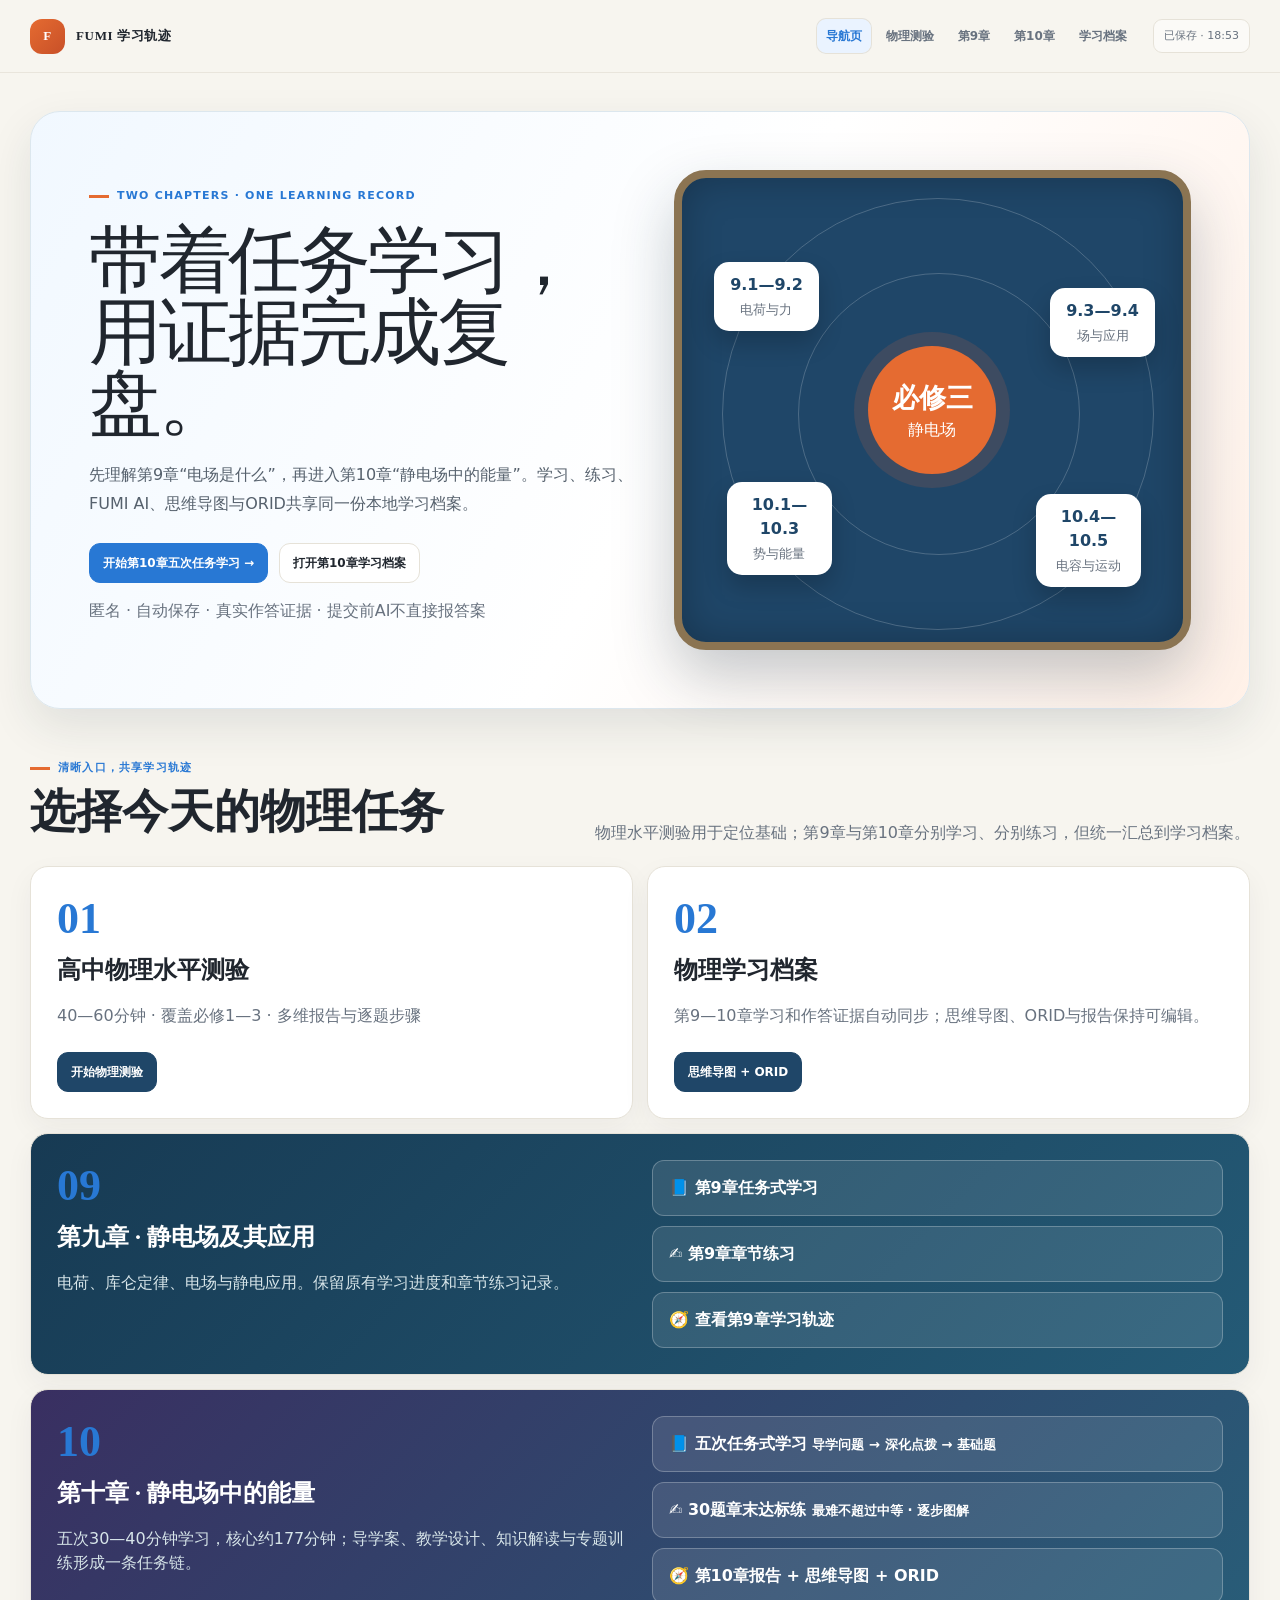
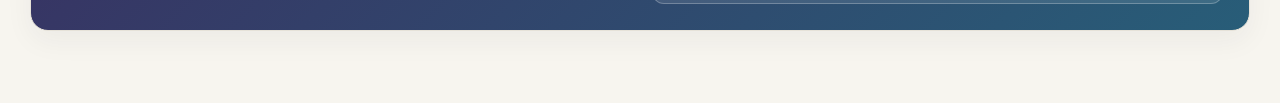
<file: index.html>
<!doctype html>
<html lang="zh-CN">
<head>
  <meta charset="utf-8">
  <meta name="viewport" content="width=device-width,initial-scale=1">
  <meta name="color-scheme" content="light">
  <title>FUMI 学习轨迹｜物理诊断与第9—10章</title>
  <link rel="stylesheet" href="assets/shared.css?v=20260815-1">
  <link rel="stylesheet" href="assets/dolly-physics.css?v=20260815-1">
  <link rel="stylesheet" href="assets/chapter10.css?v=20260815-1">
</head>
<body data-subject="hub" data-ai="off">
  <header class="site-nav"><div class="shell nav-inner"><a class="logo" href="index.html"><span class="logo-mark">F</span><span>FUMI 学习轨迹</span></a><nav class="nav-links"><a class="active" href="index.html">导航页</a><a href="FUMI_teacher_physics.html">物理测验</a><a href="physics-learn.html">第9章</a><a href="chapter10-learn.html">第10章</a><a href="learning-map.html">学习档案</a></nav><span class="save-state" data-save-state>仅保存在本设备</span></div></header>
  <main class="page"><div class="shell">
    <section class="hub-hero"><div><span class="eyebrow">TWO CHAPTERS · ONE LEARNING RECORD</span><h1>带着任务学习，<br>用证据完成复盘。</h1><p class="lead">先理解第9章“电场是什么”，再进入第10章“静电场中的能量”。学习、练习、FUMI AI、思维导图与ORID共享同一份本地学习档案。</p><div class="actions"><a class="btn primary" href="chapter10-learn.html">开始第10章五次任务学习 →</a><a class="btn" href="learning-map.html?chapter=10">打开第10章学习档案</a></div><p class="muted">匿名 · 自动保存 · 真实作答证据 · 提交前AI不直接报答案</p></div><div class="orbit-board" aria-label="第9章到第10章的知识联系"><div class="orbit-core"><span><b>必修三</b>静电场</span></div><div class="orbit-node n1">9.1—9.2<small>电荷与力</small></div><div class="orbit-node n2">9.3—9.4<small>场与应用</small></div><div class="orbit-node n3">10.1—10.3<small>势与能量</small></div><div class="orbit-node n4">10.4—10.5<small>电容与运动</small></div></div></section>
    <section class="section-head"><div><span class="eyebrow">清晰入口，共享学习轨迹</span><h2>选择今天的物理任务</h2></div><p>物理水平测验用于定位基础；第9章与第10章分别学习、分别练习，但统一汇总到学习档案。</p></section>
    <section class="hub-grid">
      <article class="hub-card card"><span class="hub-number">01</span><h3>高中物理水平测验</h3><p class="muted">40—60分钟 · 覆盖必修1—3 · 多维报告与逐题步骤</p><div class="actions"><a class="btn dark" href="FUMI_teacher_physics.html">开始物理测验</a></div></article>
      <article class="hub-card card"><span class="hub-number">02</span><h3>物理学习档案</h3><p class="muted">第9—10章学习和作答证据自动同步；思维导图、ORID与报告保持可编辑。</p><div class="actions"><a class="btn dark" href="learning-map.html">思维导图 + ORID</a></div></article>
      <article class="hub-card card physics"><div><span class="hub-number">09</span><h3>第九章 · 静电场及其应用</h3><p class="muted">电荷、库仑定律、电场与静电应用。保留原有学习进度和章节练习记录。</p></div><div class="paired-links"><a href="physics-learn.html">📘 第9章任务式学习</a><a href="physics-practice.html">✍️ 第9章章节练习</a><a href="learning-map.html?chapter=9">🧭 查看第9章学习轨迹</a></div></article>
      <article class="hub-card card physics ch10-hub-card"><div><span class="hub-number">10</span><h3>第十章 · 静电场中的能量</h3><p class="muted">五次30—40分钟学习，核心约177分钟；导学案、教学设计、知识解读与专题训练形成一条任务链。</p></div><div class="paired-links"><a href="chapter10-learn.html">📘 五次任务式学习 <small>导学问题 → 深化点拨 → 基础题</small></a><a href="chapter10-practice.html">✍️ 30题章末达标练 <small>最难不超过中等 · 逐步图解</small></a><a href="learning-map.html?chapter=10">🧭 第10章报告 + 思维导图 + ORID</a></div></article>
    </section>
  </div></main>
  <script src="assets/physics-data.js?v=20260815-1"></script><script src="assets/shared.js?v=20260815-1"></script>
</body>
</html>
</file>
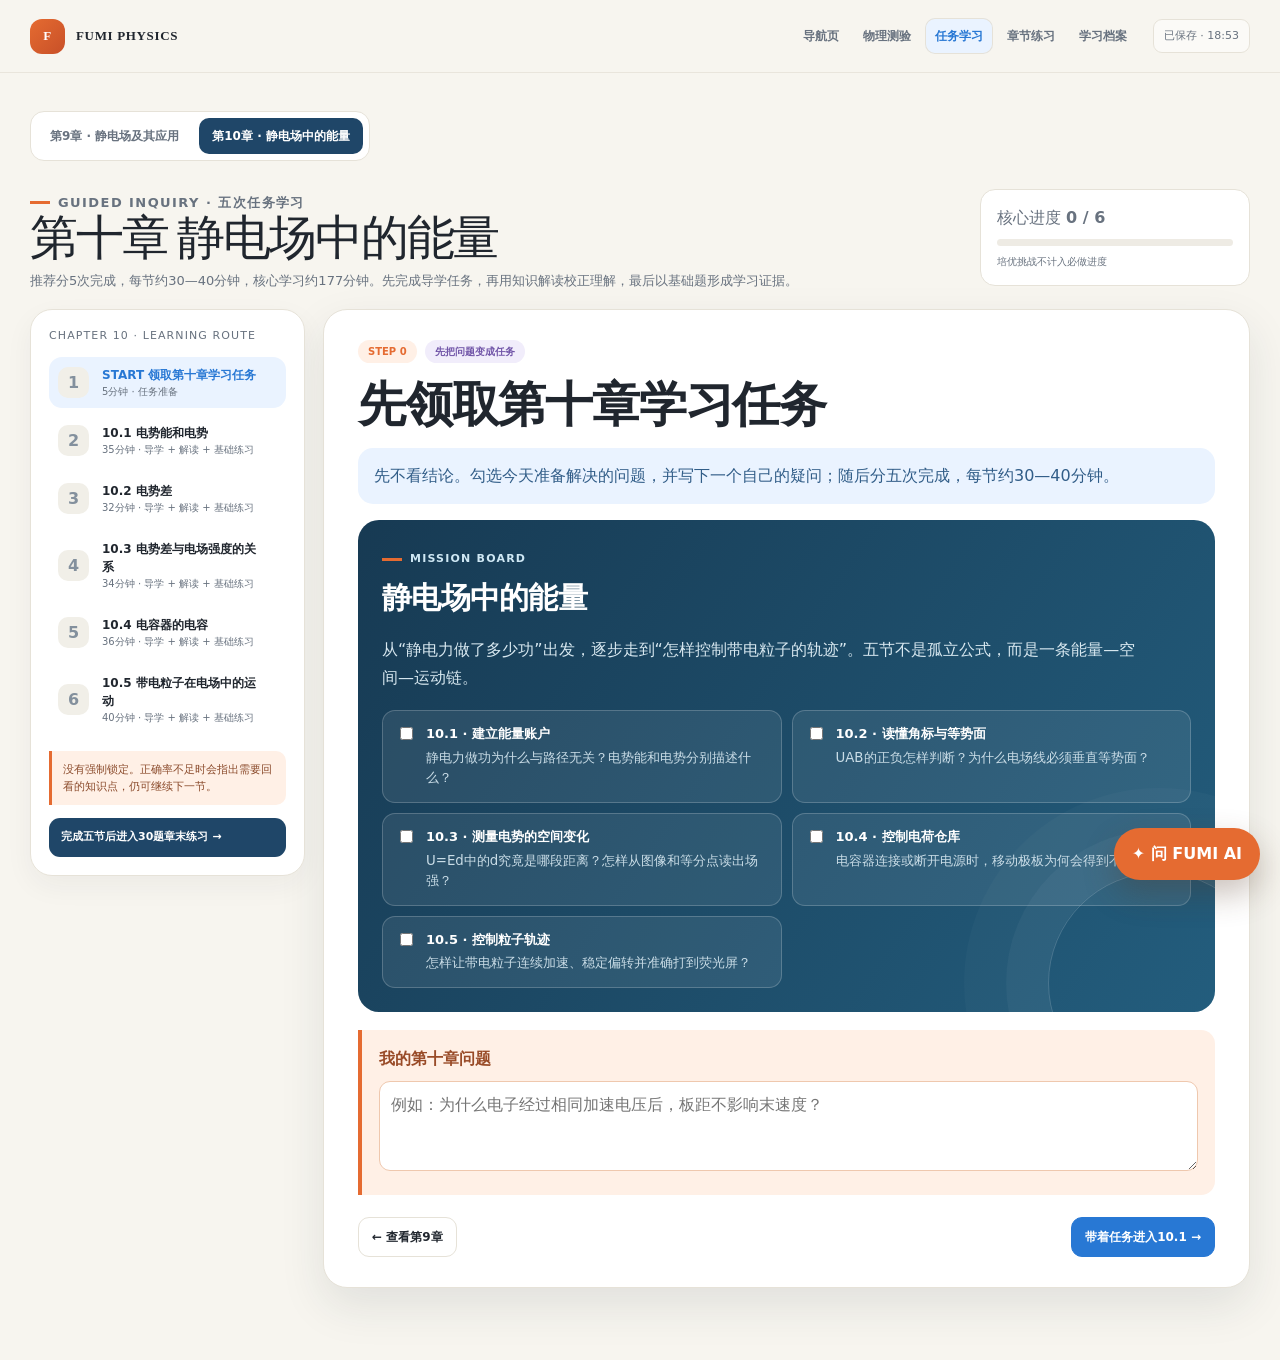
<file: chapter10-learn.html>
<!doctype html>
<html lang="zh-CN">
<head>
  <meta charset="utf-8">
  <meta name="viewport" content="width=device-width,initial-scale=1">
  <meta name="theme-color" content="#e56b31">
  <title>第十章任务式学习｜FUMI 学习轨迹</title>
  <link rel="stylesheet" href="assets/shared.css?v=20260815-1">
  <link rel="stylesheet" href="assets/dolly-physics.css?v=20260815-1">
  <link rel="stylesheet" href="assets/chapter10.css?v=20260815-2">
</head>
<body data-subject="physics">
  <header class="site-nav">
    <div class="shell nav-inner">
      <a class="logo" href="index.html"><span class="logo-mark">F</span><span>FUMI PHYSICS</span></a>
      <nav class="nav-links">
        <a href="index.html">导航页</a>
        <a href="FUMI_teacher_physics.html">物理测验</a>
        <a class="active" href="chapter10-learn.html">任务学习</a>
        <a href="chapter10-practice.html">章节练习</a>
        <a href="learning-map.html?chapter=10">学习档案</a>
      </nav>
      <span class="save-state" data-save-state>仅保存在本设备</span>
    </div>
  </header>

  <main class="page">
    <div class="shell">
      <div class="chapter-switch" aria-label="章节切换">
        <a href="physics-learn.html">第9章 · 静电场及其应用</a>
        <a class="active" href="chapter10-learn.html">第10章 · 静电场中的能量</a>
      </div>

      <section class="workspace-head ch10-head">
        <div>
          <p class="eyebrow">GUIDED INQUIRY · 五次任务学习</p>
          <h1>第十章 静电场中的能量</h1>
          <p>推荐分5次完成，每节约30—40分钟，核心学习约177分钟。先完成导学任务，再用知识解读校正理解，最后以基础题形成学习证据。</p>
        </div>
        <div class="progress-summary">
          <div class="muted">核心进度 <b data-progress-text>0 / 6</b></div>
          <div class="progress-line"><i data-progress style="width:0"></i></div>
          <small>培优挑战不计入必做进度</small>
        </div>
      </section>

      <div class="workspace">
        <aside class="side-rail card">
          <p class="side-title">CHAPTER 10 · LEARNING ROUTE</p>
          <div class="rail-list" data-rail></div>
          <div class="notice ch10-notice">没有强制锁定。正确率不足时会指出需要回看的知识点，仍可继续下一节。</div>
          <a class="side-practice-link" href="chapter10-practice.html">完成五节后进入30题章末练习 →</a>
        </aside>
        <section class="stage-shell" data-stage></section>
      </div>
    </div>
  </main>

  <script src="assets/physics-data.js?v=20260815-1"></script>
  <script src="assets/chapter10-data.js?v=20260815-2"></script>
  <script src="assets/chapter10-inquiry-data.js?v=20260815-2"></script>
  <script src="assets/chapter10-question-data.js?v=20260815-1"></script>
  <script src="assets/chapter10-question-data-2.js?v=20260815-1"></script>
  <script src="assets/chapter10-diagrams.js?v=20260815-1"></script>
  <script src="assets/shared.js?v=20260815-1"></script>
  <script src="assets/chapter10-learn.js?v=20260815-2"></script>
</body>
</html>
</file>
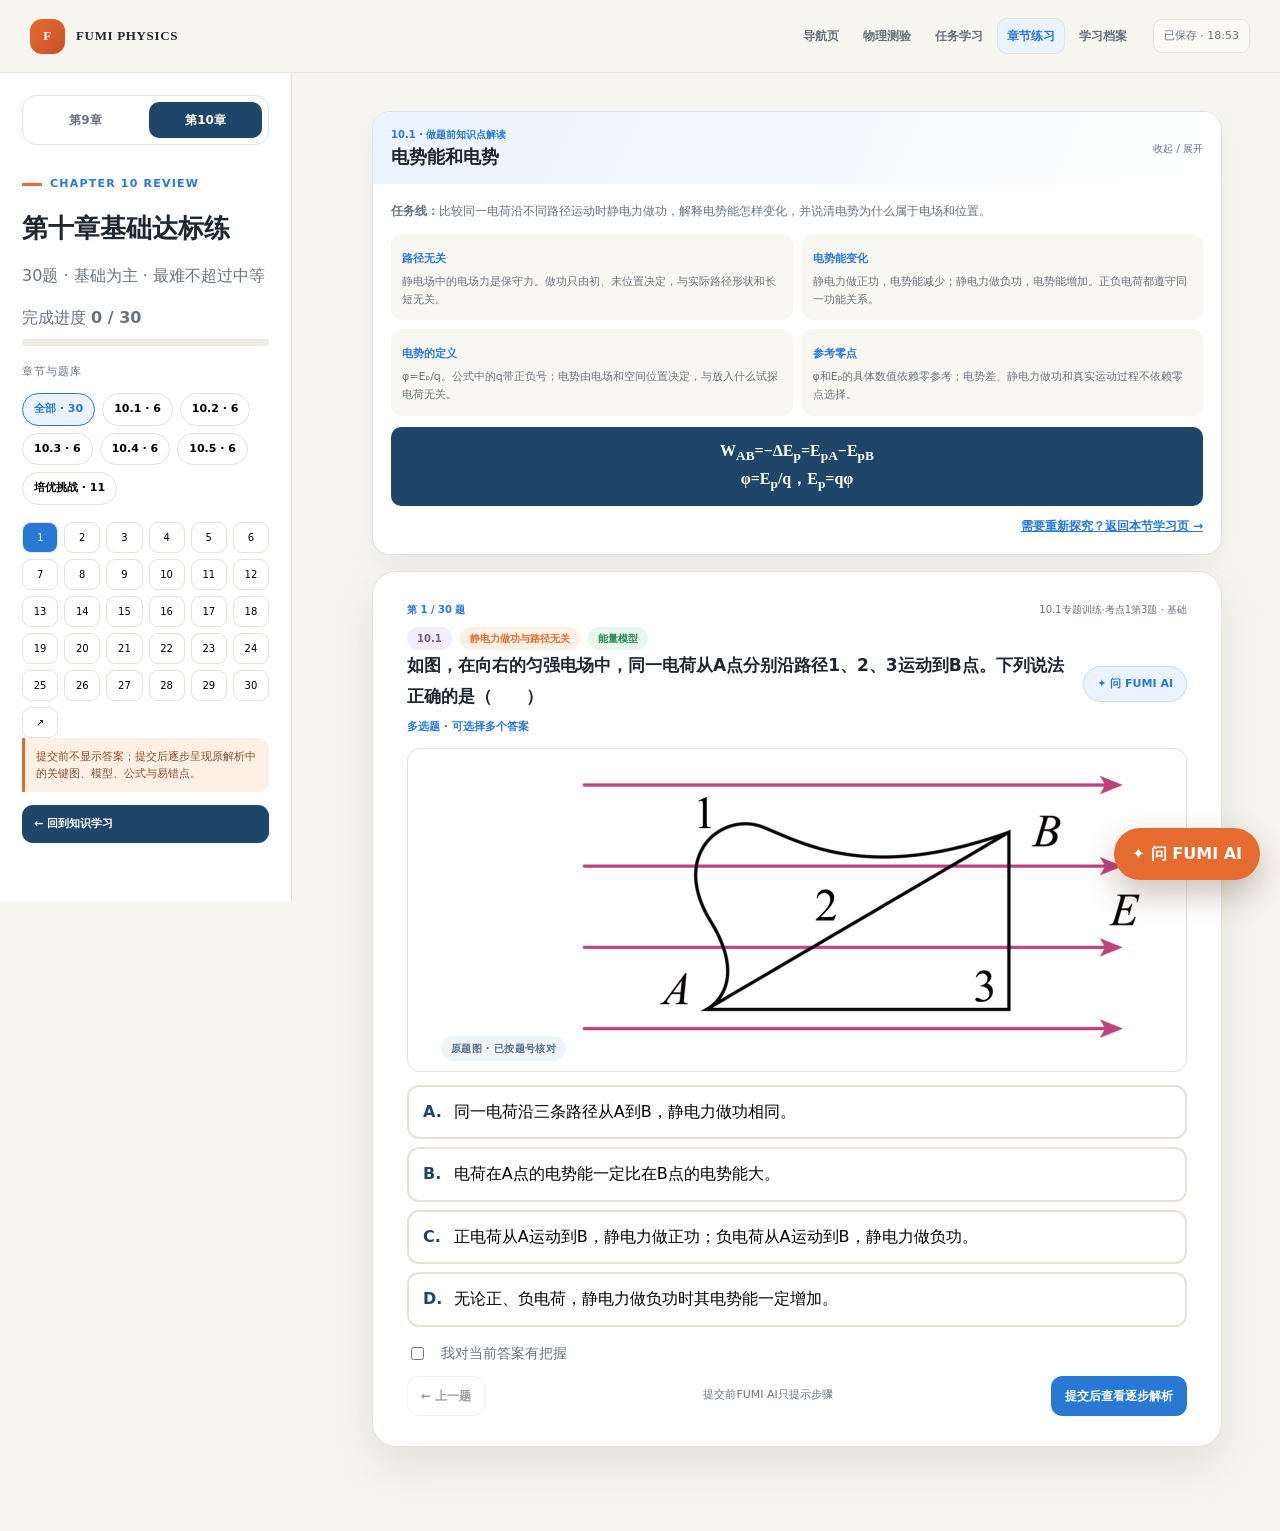
<file: chapter10-practice.html>
<!doctype html>
<html lang="zh-CN">
<head>
  <meta charset="utf-8">
  <meta name="viewport" content="width=device-width,initial-scale=1">
  <meta name="theme-color" content="#e56b31">
  <title>第十章30题章节练习｜FUMI 学习轨迹</title>
  <link rel="stylesheet" href="assets/shared.css?v=20260815-1">
  <link rel="stylesheet" href="assets/dolly-physics.css?v=20260815-1">
  <link rel="stylesheet" href="assets/chapter10.css?v=20260815-1">
</head>
<body data-subject="physics">
  <header class="site-nav">
    <div class="shell nav-inner">
      <a class="logo" href="index.html"><span class="logo-mark">F</span><span>FUMI PHYSICS</span></a>
      <nav class="nav-links">
        <a href="index.html">导航页</a>
        <a href="FUMI_teacher_physics.html">物理测验</a>
        <a href="chapter10-learn.html">任务学习</a>
        <a class="active" href="chapter10-practice.html">章节练习</a>
        <a href="learning-map.html?chapter=10">学习档案</a>
      </nav>
      <span class="save-state" data-save-state>仅保存在本设备</span>
    </div>
  </header>

  <main class="practice-layout ch10-practice-layout">
    <aside class="practice-sidebar">
      <div class="chapter-switch compact" aria-label="章节切换">
        <a href="physics-practice.html">第9章</a>
        <a class="active" href="chapter10-practice.html">第10章</a>
      </div>
      <p class="eyebrow">CHAPTER 10 REVIEW</p>
      <h2>第十章基础达标练</h2>
      <p class="muted">30题 · 基础为主 · 最难不超过中等</p>
      <div class="practice-progress">
        <div class="muted">完成进度 <b data-count>0 / 30</b></div>
        <div class="progress-line"><i data-bar style="width:0"></i></div>
      </div>
      <div class="filterGroup">
        <p class="side-title">章节与题库</p>
        <div class="chips" data-filters></div>
      </div>
      <div class="question-nav" data-nav></div>
      <div class="notice">提交前不显示答案；提交后逐步呈现原解析中的关键图、模型、公式与易错点。</div>
      <a class="side-practice-link" href="chapter10-learn.html">← 回到知识学习</a>
    </aside>
    <section class="practice-main">
      <div class="practice-wrap ch10-practice-wrap" data-question></div>
    </section>
  </main>

  <script src="assets/physics-data.js?v=20260815-1"></script>
  <script src="assets/chapter10-data.js?v=20260815-1"></script>
  <script src="assets/chapter10-question-data.js?v=20260815-1"></script>
  <script src="assets/chapter10-question-data-2.js?v=20260815-1"></script>
  <script src="assets/chapter10-review-data.js?v=20260815-1"></script>
  <script src="assets/chapter10-diagrams.js?v=20260815-1"></script>
  <script src="assets/shared.js?v=20260815-1"></script>
  <script src="assets/chapter10-practice.js?v=20260815-1"></script>
</body>
</html>
</file>
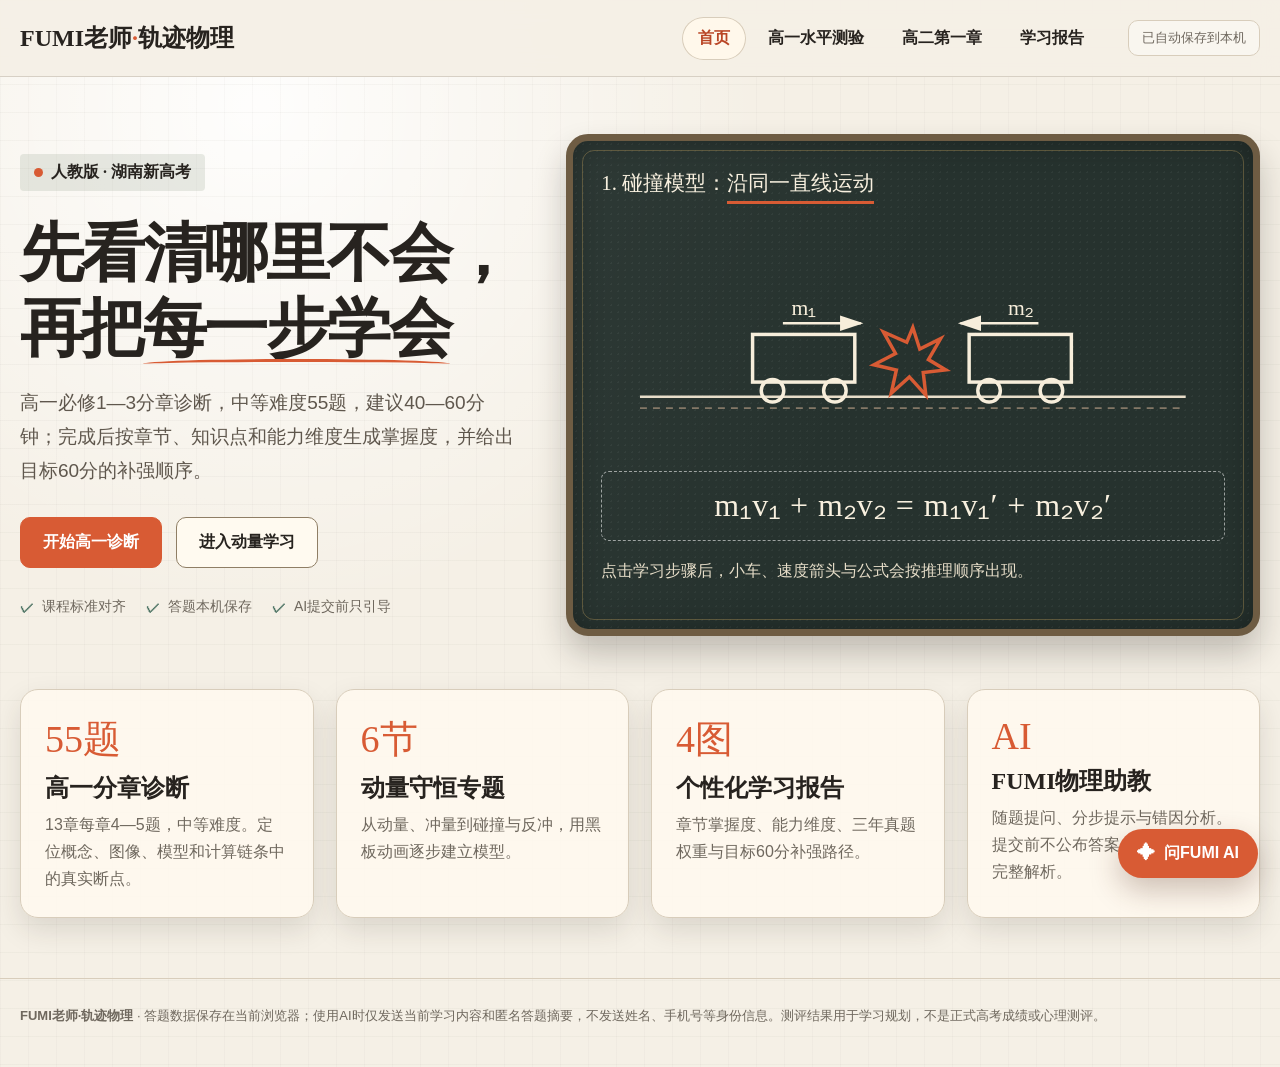
<file: FUMI_teacher_physics.html>
<!doctype html>
<html lang="zh-CN">
<head>
  <meta charset="utf-8">
  <meta name="viewport" content="width=device-width,initial-scale=1,viewport-fit=cover">
  <meta name="color-scheme" content="light">
  <title>FUMI老师·轨迹物理｜高一诊断与动量学习</title>
  <style>
    :root{--paper:#f5f0e6;--paper-2:#fffaf0;--ink:#27231f;--muted:#6f685e;--board:#26322e;--board-2:#17211e;--sage:#81907d;--orange:#d85b34;--orange-2:#b94525;--brass:#c4a05c;--line:#d8cdbb;--green:#4f7565;--red:#a83d2d;--shadow:0 12px 28px rgba(48,40,30,.13);--radius:18px;--serif:"Songti SC","STSong","Noto Serif SC",serif;--sans:"PingFang SC","Microsoft YaHei","Noto Sans SC",sans-serif}
    *{box-sizing:border-box}html{scroll-behavior:smooth}body{margin:0;color:var(--ink);font-family:var(--sans);background-color:var(--paper);background-image:linear-gradient(rgba(72,63,50,.035) 1px,transparent 1px),linear-gradient(90deg,rgba(72,63,50,.028) 1px,transparent 1px),radial-gradient(circle at 20% 10%,rgba(255,255,255,.9),transparent 36%);background-size:28px 28px,28px 28px,auto;min-height:100vh}button,input,select{font:inherit}button{cursor:pointer}.hidden{display:none!important}.shell{width:min(1320px,calc(100% - 40px));margin:auto}.site-header{position:sticky;top:0;z-index:40;background:rgba(245,240,230,.94);backdrop-filter:blur(12px);border-bottom:1px solid rgba(110,98,80,.22)}.nav{height:76px;display:flex;align-items:center;gap:28px}.brand{font-family:var(--serif);font-size:24px;font-weight:800;white-space:nowrap}.brand-dot{color:var(--orange)}.nav-links{display:flex;gap:6px;margin-left:auto}.nav-btn{border:0;background:transparent;color:var(--ink);padding:11px 16px;border-radius:999px;font-weight:700}.nav-btn:hover,.nav-btn.active{background:#fff8eb;box-shadow:inset 0 0 0 1px var(--line);color:var(--orange-2)}.save-pill{padding:8px 13px;border:1px solid var(--line);border-radius:10px;font-size:13px;color:var(--muted);background:rgba(255,255,255,.38)}main{padding:28px 0 60px}.view{display:none}.view.active{display:block}.hero{display:grid;grid-template-columns:minmax(0,.88fr) minmax(520px,1.22fr);gap:46px;align-items:center;min-height:560px}.eyebrow{display:inline-flex;align-items:center;gap:8px;background:rgba(129,144,125,.18);padding:8px 14px;border-radius:4px;font-family:var(--serif);font-weight:800}.eyebrow:before{content:"";width:9px;height:9px;background:var(--orange);border-radius:50%}.hero h1{font-family:var(--serif);font-size:clamp(44px,5vw,72px);line-height:1.17;letter-spacing:-.04em;margin:26px 0 18px}.scribble{position:relative;white-space:nowrap}.scribble:after{content:"";position:absolute;left:0;right:0;bottom:-5px;height:7px;border-top:3px solid var(--orange);border-radius:50%}.lead{font-size:19px;line-height:1.8;color:#5f574d}.hero-actions,.inline-actions{display:flex;gap:14px;flex-wrap:wrap;margin-top:28px}.btn{border:1px solid #8f7e65;background:#fffaf0;color:var(--ink);border-radius:10px;padding:14px 22px;font-weight:800;transition:.2s transform,.2s box-shadow,.2s background}.btn:hover{transform:translateY(-2px);box-shadow:var(--shadow)}.btn.primary{background:var(--orange);border-color:var(--orange);color:#fff}.btn.primary:hover{background:var(--orange-2)}.btn.dark{background:var(--board);color:#fff;border-color:var(--board)}.btn.small{padding:9px 13px;font-size:13px}.btn:disabled{opacity:.46;cursor:not-allowed;transform:none;box-shadow:none}.trust-row{display:flex;gap:20px;flex-wrap:wrap;margin-top:30px;color:var(--muted);font-size:14px}.trust-row span{display:flex;align-items:center;gap:8px}.trust-row b{color:var(--green)}.board{position:relative;color:#f8f0df;border-radius:22px;padding:28px;background-color:var(--board);background-image:radial-gradient(rgba(255,255,255,.045) 1px,transparent 1px),linear-gradient(115deg,rgba(255,255,255,.035),transparent 45%);background-size:7px 7px,auto;border:7px solid #6e5c43;box-shadow:0 18px 32px rgba(30,25,20,.24),inset 0 0 30px rgba(0,0,0,.3);min-height:470px;overflow:hidden}.board:before{content:"";position:absolute;inset:9px;border:1px solid rgba(196,160,92,.35);border-radius:12px;pointer-events:none}.chalk-title{font-family:var(--serif);font-size:21px;position:relative;z-index:1}.chalk-underline{display:inline-block;border-bottom:3px solid var(--orange);padding-bottom:4px}.hero-board svg{width:100%;height:245px;display:block;margin-top:14px}.formula{font-family:Georgia,"Times New Roman",serif;font-size:clamp(22px,2.5vw,35px);letter-spacing:.03em;text-align:center;margin:8px auto;padding:12px;border:1px dashed rgba(255,255,255,.55);border-radius:8px}.board-note{color:#e7dec9;line-height:1.7}.cart-left{animation:cartLeft 4.6s ease-in-out infinite}.cart-right{animation:cartRight 4.6s ease-in-out infinite}.impact{animation:impact 4.6s ease-in-out infinite;transform-origin:center}.vector-pulse{animation:vectorPulse 2.3s ease-in-out infinite}@keyframes cartLeft{0%,10%{transform:translateX(-58px)}45%,55%{transform:translateX(0)}90%,100%{transform:translateX(-28px)}}@keyframes cartRight{0%,10%{transform:translateX(58px)}45%,55%{transform:translateX(0)}90%,100%{transform:translateX(36px)}}@keyframes impact{0%,42%,60%,100%{opacity:0;transform:scale(.5)}48%,54%{opacity:1;transform:scale(1.35)}}@keyframes vectorPulse{50%{opacity:.45}}.home-cards{display:grid;grid-template-columns:repeat(3,1fr);gap:22px;margin-top:24px}.feature-card,.paper-card{background:rgba(255,250,240,.88);border:1px solid var(--line);border-radius:var(--radius);box-shadow:var(--shadow)}.feature-card{padding:24px;transition:.2s transform,.2s box-shadow}.feature-card:hover{transform:translateY(-4px);box-shadow:0 17px 34px rgba(48,40,30,.18)}.feature-card .num{font-family:var(--serif);font-size:38px;color:var(--orange)}.feature-card h3{font-family:var(--serif);font-size:24px;margin:7px 0}.feature-card p{color:var(--muted);line-height:1.7;margin:0}.section-head{display:flex;justify-content:space-between;gap:24px;align-items:flex-end;margin:8px 0 24px}.section-head h2{font-family:var(--serif);font-size:38px;margin:0}.section-head p{color:var(--muted);max-width:720px;line-height:1.7;margin:8px 0 0}.metric-strip{display:grid;grid-template-columns:repeat(4,1fr);gap:14px}.metric{padding:16px 18px;background:#fffaf0;border:1px solid var(--line);border-radius:14px}.metric .label{font-size:13px;color:var(--muted)}.metric .value{font-family:var(--serif);font-size:28px;font-weight:800;margin-top:4px}.diagnostic-layout,.lesson-layout{display:grid;grid-template-columns:280px minmax(0,1fr);gap:22px;margin-top:22px}.side-panel{align-self:start;position:sticky;top:96px;padding:14px;max-height:calc(100vh - 120px);overflow:auto}.chapter-link,.lesson-link{width:100%;text-align:left;border:0;background:transparent;border-radius:12px;padding:12px 11px;color:var(--ink);display:grid;grid-template-columns:34px 1fr auto;gap:8px;align-items:center;margin:3px 0}.chapter-link:hover,.chapter-link.active,.lesson-link:hover,.lesson-link.active{background:#eee3d2}.chapter-link .index,.lesson-link .index{width:30px;height:30px;border-radius:50%;display:grid;place-items:center;background:#e4d8c5;font-weight:800}.chapter-link.done .index,.lesson-link.done .index{background:var(--green);color:#fff}.chapter-link .mini,.lesson-link .mini{font-size:12px;color:var(--muted)}.test-card{padding:25px}.test-top{display:flex;justify-content:space-between;gap:16px;align-items:flex-start;border-bottom:1px solid var(--line);padding-bottom:18px}.test-top h3{font-family:var(--serif);font-size:28px;margin:0}.tag{display:inline-flex;padding:5px 9px;border:1px solid var(--line);border-radius:999px;color:var(--muted);font-size:12px;margin-right:6px}.q-counter{font-family:var(--serif);font-size:22px;color:var(--orange)}.question-prompt{font-size:19px;line-height:1.75;margin:20px 0}.question-grid{display:grid;grid-template-columns:minmax(0,1fr) minmax(300px,.8fr);gap:24px;align-items:start}.diagram-wrap{background:#fffdf6;border:1px dashed #baa98d;border-radius:14px;padding:14px;min-height:245px;display:grid;place-items:center}.physics-svg{width:100%;height:auto;max-height:290px}.options{display:grid;gap:10px}.option{display:flex;align-items:flex-start;gap:12px;border:1px solid var(--line);background:#fffdf7;border-radius:12px;padding:14px;text-align:left;line-height:1.55}.option:hover{border-color:#af9573;background:#fff8ec}.option.selected{border-color:var(--orange);box-shadow:inset 0 0 0 1px var(--orange);background:#fff3e8}.option .letter{width:25px;height:25px;border-radius:50%;background:#eee3d2;display:grid;place-items:center;font-weight:800;flex:0 0 auto}.numeric-row{display:flex;gap:10px;align-items:center}.numeric-input{width:190px;border:1px solid #a89579;border-radius:10px;background:#fffdf7;padding:13px 14px;font-size:18px}.confidence{display:flex;align-items:center;gap:8px;color:var(--muted);font-size:14px;margin-top:16px}.confidence input{accent-color:var(--orange)}.question-nav{display:flex;justify-content:space-between;gap:12px;margin-top:20px}.chapter-submit{margin-top:20px;padding-top:18px;border-top:1px solid var(--line);display:flex;justify-content:space-between;align-items:center;gap:16px}.progress{height:8px;background:#dfd4c2;border-radius:99px;overflow:hidden}.progress span{display:block;height:100%;background:var(--orange);transition:.45s width}.feedback{padding:22px;margin-top:18px}.feedback h3{font-family:var(--serif);font-size:27px;margin:0 0 12px}.score-badge{font-family:var(--serif);font-size:44px;color:var(--orange);font-weight:800}.review-item{border-top:1px solid var(--line);padding:20px 0}.review-item:first-of-type{border-top:0}.review-head{display:flex;justify-content:space-between;gap:12px}.status-ok{color:var(--green);font-weight:800}.status-bad{color:var(--red);font-weight:800}.step-tabs{display:flex;gap:8px;flex-wrap:wrap;margin:14px 0}.step-tab{border:1px solid #9f8a69;background:#fffaf0;padding:8px 12px;border-radius:999px}.step-tab.active{background:var(--orange);border-color:var(--orange);color:#fff}.step-panel{display:grid;grid-template-columns:minmax(260px,.7fr) minmax(0,1fr);gap:18px;align-items:center;padding:16px;background:#f2e8d8;border-radius:14px}.step-copy{line-height:1.75}.step-copy .step-formula{font-family:Georgia,serif;font-size:21px;color:var(--orange-2);margin-top:8px}.review-explain{line-height:1.75;color:#4f483f}.lesson-card{padding:26px}.lesson-card h3{font-family:var(--serif);font-size:33px;margin:0}.lesson-goal{color:var(--muted);line-height:1.7;margin:8px 0 20px}.concept-grid{display:grid;grid-template-columns:1fr 1fr;gap:16px}.concept{padding:18px;background:#f3e8d7;border-radius:14px;border-left:4px solid var(--orange)}.concept h4{margin:0 0 8px;font-family:var(--serif);font-size:22px}.concept p{line-height:1.7;margin:0}.lesson-board{margin-top:20px;min-height:390px}.lesson-board .board-stage{min-height:210px}.lesson-board svg{width:100%;height:220px}.lesson-steps{display:flex;gap:8px;flex-wrap:wrap;margin-top:12px}.lesson-step{background:transparent;color:#f5ead7;border:1px solid rgba(255,255,255,.45);border-radius:999px;padding:8px 12px}.lesson-step.active{background:var(--orange);border-color:var(--orange)}.lesson-step-copy{font-family:var(--serif);font-size:20px;line-height:1.7;margin:14px 6px 0;min-height:64px}.mini-quiz{margin-top:20px;padding:20px}.mini-quiz h4{font-family:var(--serif);font-size:22px;margin:0 0 12px}.mini-result{margin-top:10px;font-weight:800}.lab{margin-top:22px;padding:22px}.lab h3{font-family:var(--serif);font-size:28px;margin:0 0 6px}.lab-grid{display:grid;grid-template-columns:300px 1fr;gap:22px;margin-top:16px}.controls label{display:grid;grid-template-columns:1fr 70px;gap:8px;align-items:center;margin:13px 0}.controls input[type=range]{grid-column:1/-1;width:100%;accent-color:var(--orange)}.controls select{width:100%;padding:10px;background:#fffaf0;border:1px solid var(--line);border-radius:9px}.lab-stage{background:var(--board);border:6px solid #6e5c43;border-radius:16px;color:#fff;padding:15px;min-height:320px}.lab-stage svg{width:100%;height:210px}.lab-result{font-family:Georgia,serif;text-align:center;font-size:18px;line-height:1.7}.report-grid{display:grid;grid-template-columns:repeat(12,1fr);gap:18px}.report-card{padding:22px;min-width:0}.span-4{grid-column:span 4}.span-5{grid-column:span 5}.span-7{grid-column:span 7}.span-8{grid-column:span 8}.span-12{grid-column:span 12}.report-card h3{font-family:var(--serif);font-size:24px;margin:0 0 14px}.big-score{font-family:var(--serif);font-size:68px;line-height:1;color:var(--orange);font-weight:800}.target-line{color:var(--muted);margin-top:8px}.bar-chart{display:grid;gap:10px}.bar-row{display:grid;grid-template-columns:minmax(100px,190px) 1fr 56px;gap:10px;align-items:center}.bar-track{height:14px;background:#e3d8c7;border-radius:99px;overflow:hidden;position:relative}.bar-track:after{content:"";position:absolute;left:60%;top:0;bottom:0;border-left:2px dashed rgba(168,61,45,.65)}.bar-fill{height:100%;background:linear-gradient(90deg,var(--sage),var(--orange));border-radius:99px;transition:.55s width}.bar-fill.untested{width:0!important}.heatmap{display:grid;grid-template-columns:repeat(13,1fr);gap:6px}.heat{aspect-ratio:1;border-radius:5px;display:grid;place-items:center;font-size:11px;border:1px solid rgba(0,0,0,.06)}.method{font-size:14px;line-height:1.75;color:var(--muted)}.method code{background:#eee3d2;padding:2px 5px;border-radius:4px}.source-list{display:grid;gap:10px}.source-list a{color:var(--orange-2);text-decoration-thickness:1px}.empty-state{text-align:center;padding:60px 20px;color:var(--muted)}.empty-state b{display:block;font-family:var(--serif);font-size:28px;color:var(--ink);margin-bottom:8px}.footer{padding:26px 0 40px;border-top:1px solid var(--line);color:var(--muted);font-size:13px;line-height:1.7}.toast{position:fixed;right:22px;bottom:22px;background:var(--board);color:#fff;padding:12px 16px;border-radius:10px;box-shadow:var(--shadow);z-index:90;opacity:0;transform:translateY(10px);pointer-events:none;transition:.25s}.toast.show{opacity:1;transform:none}.sr-only{position:absolute;width:1px;height:1px;padding:0;margin:-1px;overflow:hidden;clip:rect(0,0,0,0);white-space:nowrap;border:0}
    @media(max-width:980px){.hero{grid-template-columns:1fr;min-height:auto}.hero-board{order:-1}.home-cards{grid-template-columns:1fr}.diagnostic-layout,.lesson-layout{grid-template-columns:1fr}.side-panel{position:static;max-height:none}.chapter-list,.lesson-list{display:grid;grid-template-columns:repeat(2,1fr)}.question-grid,.step-panel,.lab-grid{grid-template-columns:1fr}.metric-strip{grid-template-columns:repeat(2,1fr)}.span-4,.span-5,.span-7,.span-8{grid-column:span 12}.concept-grid{grid-template-columns:1fr}.nav{height:auto;min-height:76px;flex-wrap:wrap;padding:9px 0}.nav-links{display:flex;order:3;width:100%;overflow-x:auto;margin:0;padding-bottom:5px}.nav-btn{white-space:nowrap;padding:8px 13px}.knowledge-grid{grid-template-columns:1fr!important}}
    @media(max-width:620px){.shell{width:min(100% - 22px,1320px)}.nav{height:auto}.brand{font-size:18px}.save-pill{display:none}main{padding-top:16px}.hero{gap:20px}.hero h1{font-size:42px}.board{padding:20px;border-width:5px;min-height:400px}.home-cards{gap:12px}.section-head{display:block}.section-head h2{font-size:31px}.metric-strip{grid-template-columns:1fr 1fr}.diagnostic-layout,.lesson-layout{gap:12px}.chapter-list,.lesson-list{grid-template-columns:1fr}.test-card,.lesson-card,.report-card{padding:17px}.question-grid{display:block}.diagram-wrap{margin-bottom:16px;min-height:205px}.question-nav,.chapter-submit{align-items:stretch;flex-direction:column}.btn{width:100%}.step-panel{padding:12px}.heatmap{grid-template-columns:repeat(7,1fr)}.bar-row{grid-template-columns:88px 1fr 42px;font-size:12px}.big-score{font-size:56px}.lab-stage{border-width:4px}.trust-row{gap:10px}.hero-actions{display:grid}.report-grid{gap:12px}}
    .multi-hint{font-size:13px;color:var(--orange-2);font-weight:800;margin:-8px 0 12px}.dstep{opacity:.13;transform:translateY(5px);transition:.45s opacity,.45s transform}.dstep.on{opacity:1;transform:none;animation:drawIn .45s ease}.partial{color:#9a6a19;font-weight:800}.report-callout{border-left:5px solid var(--orange);background:#f1e5d3;padding:16px 18px;border-radius:10px;line-height:1.7}.kpi-row{display:grid;grid-template-columns:repeat(3,1fr);gap:10px}.mini-kpi{padding:13px;background:#f2e8d8;border-radius:10px}.mini-kpi b{display:block;font-family:var(--serif);font-size:25px;color:var(--orange)}.legend{display:flex;gap:14px;flex-wrap:wrap;font-size:12px;color:var(--muted);margin-top:10px}.legend i{display:inline-block;width:10px;height:10px;border-radius:2px;margin-right:5px}.lesson-complete{margin-top:16px}.lab-note{font-size:13px;color:#dcd2bf;text-align:center}.answer-line{padding:10px 12px;background:#fff9ee;border-radius:9px;margin:10px 0;font-size:14px}.option[aria-checked="true"] .letter{background:var(--orange);color:#fff}.ai-fab{position:fixed;right:22px;bottom:22px;z-index:79;border:0;border-radius:999px;padding:14px 19px;background:var(--orange);color:#fff;font-weight:800;box-shadow:0 12px 30px rgba(78,42,27,.28);display:flex;align-items:center;gap:9px}.ai-fab:before{content:"✦";font-size:18px}.ai-fab:hover{background:var(--orange-2);transform:translateY(-2px)}.ai-panel{position:fixed;right:20px;bottom:82px;z-index:80;width:min(430px,calc(100vw - 28px));height:min(680px,calc(100vh - 110px));background:var(--paper-2);border:1px solid #bbaa8e;border-radius:20px;box-shadow:0 24px 65px rgba(34,28,22,.28);display:grid;grid-template-rows:auto auto minmax(0,1fr) auto auto;overflow:hidden;transform:translateY(14px) scale(.98);opacity:0;pointer-events:none;transition:.22s}.ai-panel.open{transform:none;opacity:1;pointer-events:auto}.ai-head{background:var(--board);color:#fff;padding:16px 18px;display:flex;align-items:center;gap:12px}.ai-head-copy{min-width:0;flex:1}.ai-head b{display:block;font-family:var(--serif);font-size:19px}.ai-status{font-size:12px;color:#d9d2c5;display:flex;align-items:center;gap:6px;margin-top:3px}.ai-dot{width:8px;height:8px;border-radius:50%;background:#c4a05c}.ai-dot.ok{background:#79b494}.ai-dot.busy{background:#ed9b50;animation:aiPulse 1.1s infinite}.ai-close{border:1px solid rgba(255,255,255,.35);background:transparent;color:#fff;width:34px;height:34px;border-radius:50%;font-size:20px}.ai-context{padding:11px 16px;background:#eee3d2;border-bottom:1px solid var(--line);font-size:12px;color:#5e564b;line-height:1.55}.ai-context b{color:var(--orange-2)}.ai-messages{overflow:auto;padding:16px;display:grid;align-content:start;gap:12px}.ai-msg{max-width:88%;padding:11px 13px;border-radius:14px;line-height:1.65;white-space:pre-wrap;font-size:14px}.ai-msg.student{justify-self:end;background:var(--orange);color:#fff;border-bottom-right-radius:4px}.ai-msg.assistant{justify-self:start;background:#eee3d2;border-bottom-left-radius:4px}.ai-msg.system{max-width:100%;background:#f4ead9;color:var(--muted);border:1px dashed #bba98c}.ai-thinking{display:flex;gap:5px;align-items:center}.ai-thinking i{width:6px;height:6px;border-radius:50%;background:var(--sage);animation:aiPulse 1s infinite}.ai-thinking i:nth-child(2){animation-delay:.16s}.ai-thinking i:nth-child(3){animation-delay:.32s}.ai-quick{display:flex;gap:7px;overflow-x:auto;padding:9px 14px;border-top:1px solid var(--line);background:#fff8ed}.ai-chip{white-space:nowrap;border:1px solid #bba98c;background:#fffaf0;border-radius:999px;padding:7px 10px;color:var(--ink);font-size:12px}.ai-compose{display:grid;grid-template-columns:1fr auto;gap:9px;padding:12px 14px;background:#fffaf0}.ai-compose textarea{resize:none;min-height:44px;max-height:100px;border:1px solid #a89579;border-radius:11px;padding:10px 12px;background:#fffdf7;line-height:1.45;font:inherit}.ai-send{border:0;border-radius:11px;background:var(--orange);color:#fff;font-weight:800;padding:0 16px}.ai-send:disabled{opacity:.5}.ai-settings{padding:10px 14px;background:#f3e8d7;border-top:1px solid var(--line);font-size:12px}.ai-settings-row{display:flex;gap:7px;margin-top:7px}.ai-settings input{min-width:0;flex:1;border:1px solid #ad9b7e;border-radius:8px;padding:8px;background:#fffaf0}.ai-insight{border-left:4px solid var(--green);padding:13px 15px;background:#eef0e7;border-radius:9px;line-height:1.75}.ai-insight h4{margin:0 0 6px;font-family:var(--serif);font-size:19px}.ai-insight p{margin:5px 0}.toast{right:170px}@keyframes aiPulse{50%{opacity:.3;transform:scale(.8)}}@keyframes drawIn{from{opacity:.1;transform:translateY(8px)}to{opacity:1;transform:none}}@media print{.site-header,.footer,.section-head button,.ai-fab,.ai-panel{display:none!important}body{background:#fff}.view{display:none!important}#view-report{display:block!important}.report-card{box-shadow:none;break-inside:avoid}.shell{width:100%}main{padding:0}}
    .home-cards{grid-template-columns:repeat(4,1fr)}.ai-panel{grid-template-rows:auto auto minmax(0,1fr) auto auto auto}
    @media(max-width:1120px) and (min-width:981px){.home-cards{grid-template-columns:repeat(2,1fr)}}
    @media(max-width:620px){.kpi-row{grid-template-columns:1fr}.multi-hint{margin-top:0}.ai-panel{right:0;bottom:0;width:100vw;height:calc(100dvh - 20px);max-height:none;border-radius:20px 20px 0 0}.ai-fab{right:13px;bottom:13px}.toast{left:13px;right:13px;bottom:75px;text-align:center}.ai-msg{max-width:92%}}
    @media(prefers-reduced-motion:reduce){*{scroll-behavior:auto!important;animation:none!important;transition:none!important}}
  </style>
</head>
<body>
  <header class="site-header">
    <div class="shell nav">
      <div class="brand">FUMI老师<span class="brand-dot">·</span>轨迹物理</div>
      <nav class="nav-links" aria-label="主导航">
        <button class="nav-btn active" data-view="home">首页</button>
        <button class="nav-btn" data-view="diagnostic">高一水平测验</button>
        <button class="nav-btn" data-view="momentum">高二第一章</button>
        <button class="nav-btn" data-view="report">学习报告</button>
      </nav>
      <div class="save-pill" id="save-status">进度仅保存在本机</div>
    </div>
  </header>

  <main class="shell">
    <section id="view-home" class="view active">
      <div class="hero">
        <div>
          <span class="eyebrow">人教版 · 湖南新高考</span>
          <h1>先看清哪里不会，<br>再把<span class="scribble">每一步学会</span></h1>
          <p class="lead">高一必修1—3分章诊断，中等难度55题，建议40—60分钟；完成后按章节、知识点和能力维度生成掌握度，并给出目标60分的补强顺序。</p>
          <div class="hero-actions">
            <button class="btn primary" data-go="diagnostic">开始高一诊断</button>
            <button class="btn" data-go="momentum">进入动量学习</button>
          </div>
          <div class="trust-row"><span><b>✓</b>课程标准对齐</span><span><b>✓</b>答题本机保存</span><span><b>✓</b>AI提交前只引导</span></div>
        </div>
        <div class="board hero-board" aria-label="动量守恒碰撞动画">
          <div class="chalk-title">1. 碰撞模型：<span class="chalk-underline">沿同一直线运动</span></div>
          <svg viewBox="0 0 720 250" role="img" aria-label="两辆小车相向运动并发生碰撞">
            <defs><marker id="arrowWhite" markerWidth="10" markerHeight="10" refX="8" refY="3" orient="auto"><path d="M0,0 L0,6 L9,3 z" fill="#f7eedb"/></marker></defs>
            <line x1="45" y1="190" x2="675" y2="190" stroke="#e7ddc9" stroke-width="3"/><line x1="45" y1="203" x2="675" y2="203" stroke="#847867" stroke-width="2" stroke-dasharray="8 7"/>
            <g class="cart-left"><rect x="175" y="118" width="118" height="55" fill="none" stroke="#f7eedb" stroke-width="4"/><circle cx="198" cy="183" r="13" fill="none" stroke="#f7eedb" stroke-width="4"/><circle cx="270" cy="183" r="13" fill="none" stroke="#f7eedb" stroke-width="4"/><text x="220" y="95" fill="#f7eedb" font-size="25" font-family="serif">m₁</text><line class="vector-pulse" x1="210" y1="105" x2="300" y2="105" stroke="#f7eedb" stroke-width="3" marker-end="url(#arrowWhite)"/></g>
            <g class="cart-right"><rect x="425" y="118" width="118" height="55" fill="none" stroke="#f7eedb" stroke-width="4"/><circle cx="448" cy="183" r="13" fill="none" stroke="#f7eedb" stroke-width="4"/><circle cx="520" cy="183" r="13" fill="none" stroke="#f7eedb" stroke-width="4"/><text x="470" y="95" fill="#f7eedb" font-size="25" font-family="serif">m₂</text><line class="vector-pulse" x1="505" y1="105" x2="415" y2="105" stroke="#f7eedb" stroke-width="3" marker-end="url(#arrowWhite)"/></g>
            <g class="impact" transform="translate(360 145)"><path d="M0-35 8-10 32-22 18 2 38 14 12 17 15 43-4 22-25 41-19 14-45 8-20-5-34-30-7-18Z" fill="none" stroke="#d85b34" stroke-width="4"/></g>
          </svg>
          <div class="formula">m₁v₁ + m₂v₂ = m₁v₁′ + m₂v₂′</div>
          <p class="board-note">点击学习步骤后，小车、速度箭头与公式会按推理顺序出现。</p>
        </div>
      </div>
      <div class="home-cards">
        <article class="feature-card"><div class="num">55题</div><h3>高一分章诊断</h3><p>13章每章4—5题，中等难度。定位概念、图像、模型和计算链条中的真实断点。</p></article>
        <article class="feature-card"><div class="num">6节</div><h3>动量守恒专题</h3><p>从动量、冲量到碰撞与反冲，用黑板动画逐步建立模型。</p></article>
        <article class="feature-card"><div class="num">4图</div><h3>个性化学习报告</h3><p>章节掌握度、能力维度、三年真题权重与目标60分补强路径。</p></article>
        <article class="feature-card"><div class="num">AI</div><h3>FUMI物理助教</h3><p>随题提问、分步提示与错因分析。提交前不公布答案，提交后可追问完整解析。</p></article>
      </div>
    </section>

    <section id="view-diagnostic" class="view">
      <div class="section-head"><div><h2>高一物理水平测验</h2><p>覆盖人教版必修1—3。每章作答完成后统一判分，避免即时答案影响后续题目；章节可分多次完成。</p></div><div class="inline-actions"><button class="btn small" id="export-btn">导出进度</button><button class="btn small" id="reset-btn">重置全部</button></div></div>
      <div class="metric-strip"><div class="metric"><div class="label">总题量</div><div class="value">55题 · 中等</div></div><div class="metric"><div class="label">建议总时长</div><div class="value">40—60分</div></div><div class="metric"><div class="label">已完成章节</div><div class="value" id="metric-completed">0/13</div></div><div class="metric"><div class="label">累计用时</div><div class="value" id="metric-time">00:00</div></div></div>
      <div class="diagnostic-layout">
        <aside class="side-panel paper-card"><div class="chapter-list" id="chapter-list"></div></aside>
        <div><div class="paper-card test-card" id="test-card"></div><div id="chapter-feedback"></div></div>
      </div>
    </section>

    <section id="view-momentum" class="view">
      <div class="section-head"><div><h2>高二第一章：动量守恒定律</h2><p>人教版选择性必修1第一章，共6节。按“现象—建模—列式—检验”推进；每节含动画例题和即时小测。</p></div><button class="btn small" id="speak-btn">朗读当前讲解</button></div>
      <div class="lesson-layout"><aside class="side-panel paper-card"><div class="lesson-list" id="lesson-list"></div></aside><div><article class="paper-card lesson-card" id="lesson-card"></article><section class="paper-card lab" id="collision-lab"></section></div></div>
    </section>

    <section id="view-report" class="view">
      <div class="section-head"><div><h2>个性化学习报告</h2><p>只使用已经提交的章节生成。章节样本少时预测区间会更宽；完成全部13章后再据此安排系统补课。</p></div><button class="btn small" id="print-btn">打印报告</button></div>
      <div id="report-content"></div>
    </section>
  </main>

  <footer class="footer"><div class="shell"><b>FUMI老师·轨迹物理</b> · 答题数据保存在当前浏览器；使用AI时仅发送当前学习内容和匿名答题摘要，不发送姓名、手机号等身份信息。测评结果用于学习规划，不是正式高考成绩或心理测评。</div></footer>
  <div class="toast" id="toast" role="status" aria-live="polite"></div>
  <button class="ai-fab" id="ai-fab" aria-controls="ai-panel" aria-expanded="false">问FUMI AI</button>
  <aside class="ai-panel" id="ai-panel" aria-label="FUMI AI物理助教" aria-hidden="true">
    <header class="ai-head"><div class="ai-head-copy"><b>FUMI AI物理助教</b><span class="ai-status"><i class="ai-dot" id="ai-dot"></i><span id="ai-status-copy">联网后可对话</span></span></div><button class="ai-close" id="ai-close" aria-label="关闭AI助教">×</button></header>
    <div class="ai-context" id="ai-context"></div>
    <div class="ai-messages" id="ai-messages" aria-live="polite"></div>
    <div class="ai-quick" id="ai-quick" aria-label="快捷提问"></div>
    <form class="ai-compose" id="ai-form"><textarea id="ai-input" maxlength="600" placeholder="说说你卡在哪一步……" aria-label="向AI助教提问"></textarea><button class="ai-send" id="ai-send" type="submit">发送</button></form>
    <div class="ai-settings hidden" id="ai-settings"><b>本地文件AI设置</b><div>填写已部署的函数完整地址，不要填写API Key。</div><div class="ai-settings-row"><input id="ai-endpoint" type="url" placeholder="https://站点.netlify.app/.netlify/functions/ai-tutor"><button class="btn small" id="ai-endpoint-save" type="button">保存</button></div></div>
  </aside>

  <script id="question-data" type="application/json">
  [
    {"id":"c1","title":"第1章 运动的描述","short":"运动描述","book":"必修1","weight":2,"questions":[
      {"id":"c1q1","type":"multi","prompt":"一名同学沿直线向东走20 m，又向西走5 m。关于全过程，下列说法正确的是？（多选）","options":["路程为25 m","位移大小为15 m","位移方向向东","若全过程用时5 s，平均速度大小为5 m/s"],"answer":[0,1,2],"points":4,"difficulty":"中档","gaokaoWeight":2,"competency":"物理观念","diagram":"displacement","explanation":"路程为20+5=25 m；位移为15 m向东。若用时5 s，平均速度大小为15/5=3 m/s，而不是用路程求得的5 m/s。","steps":[{"label":"定方向","text":"规定向东为正方向，把往返运动放到同一条数轴上。","formula":"东为正，西为负"},{"label":"分清两量","text":"路程累计轨迹；位移只看初末位置。","formula":"s=25 m，Δx=+15 m"},{"label":"判断平均速度","text":"平均速度用位移除以总时间。","formula":"|v̄|=15/5=3 m/s"}]},
      {"id":"c1q2","type":"choice","prompt":"汽车速度表显示“60 km/h”，这一数值最接近描述汽车的哪一个物理量？","options":["平均速度的大小","某时刻瞬时速率","一小时内的位移","加速度"],"answer":1,"points":2,"difficulty":"基础","gaokaoWeight":1,"competency":"物理观念","diagram":"speedometer","explanation":"速度表在不断更新，它给出的是汽车此刻速度的大小，即瞬时速率，不是某一段时间的平均速度。","steps":[{"label":"看对象","text":"仪表读数随时刻连续变化，描述的是“此刻”。","formula":"时刻 → 瞬时量"},{"label":"辨矢标量","text":"表盘只有大小而没有方向，所以准确说法是瞬时速率。","formula":"速率=速度的大小"},{"label":"排除","text":"平均速度必须指定一段时间和相应位移；加速度描述速度变化快慢。","formula":"v̄=Δx/Δt"}]},
      {"id":"c1q3","type":"numeric","prompt":"质点的x-t图像是一条直线，经过(0 s, 2 m)和(4 s, 10 m)。质点速度大小为多少？","answer":2,"tolerance":0.01,"unit":"m/s","points":3,"difficulty":"中档","gaokaoWeight":2,"competency":"科学思维","diagram":"xt","explanation":"x-t图像的斜率就是速度。两点斜率(10−2)/(4−0)=2 m/s；斜率为正，运动方向沿x轴正方向。","steps":[{"label":"识图像","text":"横轴是时间、纵轴是位置，因此不能把纵坐标直接当速度。","formula":"x-t图像：斜率代表v"},{"label":"取两点","text":"选择图线上相距较远的已知点，减小读图误差。","formula":"Δx=10−2=8 m，Δt=4 s"},{"label":"求斜率","text":"用位置变化量除以时间变化量。","formula":"v=Δx/Δt=8/4=2 m/s"}]},
      {"id":"c1q4","type":"numeric","prompt":"汽车先以4 m/s走完一半路程，再以6 m/s走完另一半路程。全程平均速率是多少？","answer":4.8,"tolerance":0.02,"unit":"m/s","points":3,"difficulty":"中档","gaokaoWeight":2,"competency":"科学思维","diagram":"average-speed","explanation":"平均速率等于总路程除以总时间。设每一半路程为12 m，则总路程24 m，总时间12/4+12/6=5 s，所以平均速率为24/5=4.8 m/s。不能直接做速度算术平均。","steps":[{"label":"设等路程","text":"两段路程相等，设每段为12 m可避免分数。","formula":"s₁=s₂=12 m"},{"label":"分别求时","text":"第一段3 s，第二段2 s。","formula":"t总=12/4+12/6=5 s"},{"label":"求平均速率","text":"用总路程除以总时间。","formula":"v̄=24/5=4.8 m/s"}]}
    ]},
    {"id":"c2","title":"第2章 匀变速直线运动的研究","short":"匀变速直线","book":"必修1","weight":3,"questions":[
      {"id":"c2q1","type":"numeric","prompt":"物体初速度为2 m/s，加速度为3 m/s²，沿同一直线同方向运动4 s后速度为多少？","answer":14,"tolerance":0.01,"unit":"m/s","points":2,"difficulty":"基础","gaokaoWeight":2,"competency":"科学思维","diagram":"acceleration","explanation":"初速度与加速度同向，速度增大。代入v=v₀+at，得v=2+3×4=14 m/s。","steps":[{"label":"定符号","text":"速度与加速度同向，取运动方向为正，两者都取正值。","formula":"v₀=+2，a=+3"},{"label":"选公式","text":"已知初速度、加速度和时间，直接用速度公式。","formula":"v=v₀+at"},{"label":"代入","text":"注意加速度单位m/s²与时间s匹配。","formula":"v=2+3×4=14 m/s"}]},
      {"id":"c2q2","type":"numeric","prompt":"物体从静止开始做匀加速直线运动，v-t图像在4 s内由0线性增加到8 m/s。4 s内位移是多少？","answer":16,"tolerance":0.01,"unit":"m","points":3,"difficulty":"中档","gaokaoWeight":3,"competency":"科学探究","diagram":"vt","explanation":"v-t图像与时间轴围成的面积表示位移。这里是底4 s、高8 m/s的三角形，面积为½×4×8=16 m。","steps":[{"label":"读坐标","text":"横轴为时间，纵轴为速度，斜率表示加速度。","formula":"v-t图像"},{"label":"找面积","text":"位移对应速度对时间的累积，即图线下方面积。","formula":"x=图像面积"},{"label":"算三角形","text":"图线与坐标轴围成直角三角形。","formula":"x=½×4×8=16 m"}]},
      {"id":"c2q3","type":"numeric","prompt":"汽车以20 m/s行驶，随后以大小5 m/s²的加速度做匀减速直线运动，直至停止。制动距离是多少？","answer":40,"tolerance":0.05,"unit":"m","points":3,"difficulty":"中档","gaokaoWeight":3,"competency":"应用迁移","diagram":"brake","explanation":"取初速度方向为正，则a=−5 m/s²、末速度v=0。由v²−v₀²=2ax，得到−400=−10x，所以x=40 m。","steps":[{"label":"定符号","text":"减速时加速度与初速度反向，因此加速度取负。","formula":"v₀=20，v=0，a=−5"},{"label":"选公式","text":"题目没有给时间，选不含时间的位移公式。","formula":"v²−v₀²=2ax"},{"label":"求距离","text":"代入并检查结果应为正的距离。","formula":"0−400=2×(−5)x → x=40 m"}]},
      {"id":"c2q4","type":"numeric","prompt":"物体从静止开始自由下落3.0 s，忽略空气阻力，取g=10 m/s²。下落高度是多少？","answer":45,"tolerance":0.05,"unit":"m","points":3,"difficulty":"中档","gaokaoWeight":2,"competency":"应用迁移","diagram":"freefall","explanation":"自由落体是初速度为0、加速度为g的匀加速直线运动。h=½gt²=½×10×3²=45 m。时间需要平方。","steps":[{"label":"建立模型","text":"忽略空气阻力且从静止释放，使用自由落体模型。","formula":"v₀=0，a=g"},{"label":"选位移式","text":"已知时间，直接使用位移公式。","formula":"h=½gt²"},{"label":"代入计算","text":"先计算3²，再乘以5。","formula":"h=5×9=45 m"}]}
    ]},
    {"id":"c3","title":"第3章 相互作用——力","short":"相互作用与力","book":"必修1","weight":3,"questions":[
      {"id":"c3q1","type":"numeric","prompt":"轻弹簧劲度系数k=200 N/m，在弹性限度内伸长3.0 cm，弹力大小是多少？","answer":6,"tolerance":0.01,"unit":"N","points":2,"difficulty":"基础","gaokaoWeight":2,"competency":"物理观念","diagram":"spring","explanation":"胡克定律F=kx中的x必须使用米。3.0 cm=0.030 m，所以F=200×0.030=6 N。","steps":[{"label":"识规律","text":"在弹性限度内，弹力大小与形变量成正比。","formula":"F=kx"},{"label":"换单位","text":"厘米不能直接代入N/m。","formula":"3.0 cm=0.030 m"},{"label":"代入","text":"方向与形变方向相反，本题只问大小。","formula":"F=200×0.030=6 N"}]},
      {"id":"c3q2","type":"numeric","prompt":"两个共点力大小分别为3 N和4 N，方向互相垂直。合力大小是多少？","answer":5,"tolerance":0.01,"unit":"N","points":2,"difficulty":"基础","gaokaoWeight":2,"competency":"科学思维","diagram":"vectors","explanation":"互相垂直的两个力构成直角三角形，合力是对角线。由勾股定理F=√(3²+4²)=5 N。","steps":[{"label":"平移矢量","text":"用平行四边形法则，把两个共点力作为相邻边。","formula":"F=F₁+F₂（矢量）"},{"label":"识直角","text":"两力垂直，合力与两分力构成直角三角形。","formula":"F²=F₁²+F₂²"},{"label":"计算","text":"代入3-4-5直角三角形。","formula":"F=√(9+16)=5 N"}]},
      {"id":"c3q3","type":"numeric","prompt":"质量2.0 kg的物块静止在倾角30°的光滑斜面上，取g=10 m/s²。斜面对物块的支持力大小是多少？","answer":17.32,"tolerance":0.15,"unit":"N","points":3,"difficulty":"中档","gaokaoWeight":3,"competency":"科学思维","diagram":"incline","explanation":"支持力沿斜面法线方向。垂直斜面方向没有加速度，所以N=mg cos30°=20×√3/2=10√3 N≈17.3 N。","steps":[{"label":"画受力","text":"物块只受竖直向下的重力和垂直斜面向外的支持力。","formula":"受力：mg、N"},{"label":"分解重力","text":"沿垂直斜面方向的重力分量为mg cos30°。","formula":"G⊥=mg cosθ"},{"label":"列平衡","text":"物块不离开斜面，垂直方向加速度为0。","formula":"N=20 cos30°≈17.3 N"}]},
      {"id":"c3q4","type":"numeric","prompt":"质量5 kg的木箱静止在水平地面上，受到12 N水平推力后仍未运动。木箱所受静摩擦力大小是多少？","answer":12,"tolerance":0.01,"unit":"N","points":3,"difficulty":"中档","gaokaoWeight":3,"competency":"科学思维","diagram":"friction-static","explanation":"木箱仍静止，水平方向合力为0，因此静摩擦力会在最大值范围内自适应为12 N，与推力等大反向。静摩擦力并不总等于μN。","steps":[{"label":"判断状态","text":"关键词是“仍未运动”，所以加速度为0。","formula":"a=0"},{"label":"水平平衡","text":"水平方向只有推力和静摩擦力。","formula":"F−f静=0"},{"label":"得摩擦力","text":"静摩擦力与推力等大反向。","formula":"f静=12 N"}]}
    ]},
    {"id":"c4","title":"第4章 运动和力的关系","short":"牛顿运动定律","book":"必修1","weight":3,"questions":[
      {"id":"c4q1","type":"numeric","prompt":"质量2 kg的物体受到水平合力6 N，物体加速度大小是多少？","answer":3,"tolerance":0.01,"unit":"m/s²","points":2,"difficulty":"基础","gaokaoWeight":2,"competency":"物理观念","diagram":"force","explanation":"牛顿第二定律描述合外力与加速度的关系：F合=ma，因此a=6/2=3 m/s²，方向与合外力方向相同。","steps":[{"label":"找合力","text":"题目已经给出合力，不需要再把各个力相加。","formula":"F合=6 N"},{"label":"列定律","text":"对研究对象沿合力方向使用牛顿第二定律。","formula":"F合=ma"},{"label":"求加速度","text":"加速度方向与合力方向一致。","formula":"a=F合/m=6/2=3 m/s²"}]},
      {"id":"c4q2","type":"numeric","prompt":"质量50 kg的人站在电梯内，电梯以2 m/s²的加速度竖直向上运动，取g=10 m/s²。人对地板的压力大小是多少？","answer":600,"tolerance":0.5,"unit":"N","points":3,"difficulty":"中档","gaokaoWeight":3,"competency":"应用迁移","diagram":"elevator","explanation":"对人受力：支持力N向上，重力mg向下。取向上为正，N−mg=ma，得N=m(g+a)=50×12=600 N。人对地板压力与地板对人的支持力等大。","steps":[{"label":"隔离人","text":"研究对象是人，只画人所受的支持力和重力。","formula":"N↑，mg↓"},{"label":"定正方向","text":"加速度向上，取向上为正可减少符号错误。","formula":"N−mg=ma"},{"label":"关联压力","text":"先求人受到的支持力，再由作用反作用得到压力大小。","formula":"N=50(10+2)=600 N"}]},
      {"id":"c4q3","type":"numeric","prompt":"质量5 kg的物块放在水平面上，动摩擦因数0.20。水平拉力20 N使物块运动，取g=10 m/s²。加速度大小是多少？","answer":2,"tolerance":0.01,"unit":"m/s²","points":3,"difficulty":"中档","gaokaoWeight":3,"competency":"科学思维","diagram":"friction","explanation":"水平面上N=mg=50 N，滑动摩擦力f=μN=10 N。水平合力20−10=10 N，所以a=10/5=2 m/s²。","steps":[{"label":"竖直平衡","text":"拉力水平，竖直方向支持力与重力平衡。","formula":"N=mg=50 N"},{"label":"求摩擦","text":"物块已经运动，使用滑动摩擦力公式。","formula":"f=μN=0.20×50=10 N"},{"label":"水平列式","text":"拉力与摩擦力方向相反。","formula":"F−f=ma → a=(20−10)/5=2 m/s²"}]},
      {"id":"c4q4","type":"numeric","prompt":"2 kg和3 kg两物块紧靠在光滑水平面上。用10 N水平力推2 kg物块，两物块一起加速。2 kg物块对3 kg物块的作用力是多少？","answer":6,"tolerance":0.02,"unit":"N","points":3,"difficulty":"中档","gaokaoWeight":3,"competency":"模型建构","diagram":"blocks","explanation":"先把两物块作为整体，a=10/(2+3)=2 m/s²；再隔离3 kg物块，它水平方向只受接触力，所以F接=m₂a=3×2=6 N。","steps":[{"label":"整体求加速度","text":"两物块共同运动，先把它们视为5 kg整体。","formula":"a=10/(2+3)=2 m/s²"},{"label":"隔离3 kg","text":"对3 kg物块，水平方向只有2 kg物块给它的接触力。","formula":"F接=m₂a"},{"label":"求接触力","text":"代入共同加速度。","formula":"F接=3×2=6 N"}]}
    ]},
    {"id":"c5","title":"第5章 抛体运动","short":"抛体运动","book":"必修2","weight":3,"questions":[
      {"id":"c5q1","type":"numeric","prompt":"小球从离地20 m高处以水平速度抛出，忽略空气阻力，取g=10 m/s²。落地时间是多少？","answer":2,"tolerance":0.01,"unit":"s","points":2,"difficulty":"基础","gaokaoWeight":2,"competency":"科学思维","diagram":"projectile","explanation":"平抛运动在竖直方向是初速度为0的自由落体。由h=½gt²得20=5t²，所以t=2 s；水平初速度不影响落地时间。","steps":[{"label":"分解运动","text":"水平方向匀速，竖直方向自由落体，两个分运动时间相同。","formula":"竖直：v₀y=0"},{"label":"列竖直式","text":"高度只由竖直运动决定。","formula":"h=½gt²"},{"label":"求时间","text":"代入20=5t²，取正时间。","formula":"t=2 s"}]},
      {"id":"c5q2","type":"numeric","prompt":"承接上题，若小球水平初速度为10 m/s，落地点距抛出点的水平距离是多少？","answer":20,"tolerance":0.01,"unit":"m","points":2,"difficulty":"基础","gaokaoWeight":2,"competency":"应用迁移","diagram":"projectile","explanation":"水平方向不受力，保持匀速。由上一题t=2 s，水平位移x=v₀t=10×2=20 m。","steps":[{"label":"沿用时间","text":"同一次平抛的水平、竖直分运动共用2 s。","formula":"t=2 s"},{"label":"水平匀速","text":"忽略空气阻力，水平方向加速度为0。","formula":"x=v₀t"},{"label":"代入","text":"水平射程由水平速度与下落时间共同决定。","formula":"x=10×2=20 m"}]},
      {"id":"c5q3","type":"numeric","prompt":"平抛小球某时刻的水平速度分量为6 m/s，竖直速度分量大小为8 m/s。此时速度大小是多少？","answer":10,"tolerance":0.01,"unit":"m/s","points":3,"difficulty":"中档","gaokaoWeight":3,"competency":"科学思维","diagram":"velocity-components","explanation":"水平和竖直速度分量互相垂直，合速度由矢量合成得到：v=√(6²+8²)=10 m/s。方向可由tanθ=8/6确定。","steps":[{"label":"画分量","text":"把水平速度与竖直速度首尾相接，构成直角三角形。","formula":"v⃗=v⃗x+v⃗y"},{"label":"求大小","text":"速度大小使用勾股关系，而不是简单相加。","formula":"v=√(vₓ²+vᵧ²)"},{"label":"代入","text":"6-8-10是等比例于3-4-5的直角三角形。","formula":"v=√(36+64)=10 m/s"}]},
      {"id":"c5q4","type":"numeric","prompt":"小球以10 m/s水平抛出，取g=10 m/s²。1.0 s末速度方向与水平方向的夹角是多少？","answer":45,"tolerance":0.2,"unit":"°","points":3,"difficulty":"中档","gaokaoWeight":3,"competency":"模型建构","diagram":"projectile-angle","explanation":"1 s末水平分速度仍为10 m/s，竖直分速度vy=gt=10 m/s。tanθ=vy/vx=1，所以θ=45°，方向斜向下。","steps":[{"label":"分解速度","text":"水平方向匀速，竖直方向自由落体。","formula":"vₓ=10，vᵧ=gt"},{"label":"求竖直分量","text":"1 s末vᵧ=10×1=10 m/s。","formula":"vᵧ=10 m/s"},{"label":"求方向","text":"用正切比较两互相垂直的分速度。","formula":"tanθ=vᵧ/vₓ=1 → θ=45°"}]}
    ]},
    {"id":"c6","title":"第6章 圆周运动","short":"圆周运动","book":"必修2","weight":3,"questions":[
      {"id":"c6q1","type":"numeric","prompt":"物体以4 m/s的速率做半径2 m的匀速圆周运动，向心加速度大小是多少？","answer":8,"tolerance":0.01,"unit":"m/s²","points":2,"difficulty":"基础","gaokaoWeight":2,"competency":"物理观念","diagram":"circle","explanation":"匀速圆周运动速率不变但方向不断改变，所以存在向心加速度。aₙ=v²/r=16/2=8 m/s²，方向始终指向圆心。","steps":[{"label":"识方向","text":"向心加速度沿半径指向圆心，不沿切线。","formula":"aₙ指向圆心"},{"label":"选表达式","text":"题目给速率和半径，使用v²/r。","formula":"aₙ=v²/r"},{"label":"代入","text":"速率需要先平方。","formula":"aₙ=4²/2=8 m/s²"}]},
      {"id":"c6q2","type":"multi","prompt":"物体做周期T=2 s的匀速圆周运动。下列说法正确的是？（多选）","options":["角速度为π rad/s","频率为0.5 Hz","2 s内转过的角度为2π rad","物体的速度矢量保持不变"],"answer":[0,1,2],"points":4,"difficulty":"中档","gaokaoWeight":2,"competency":"物理观念","diagram":"circle","explanation":"ω=2π/T=π rad/s，f=1/T=0.5 Hz，2 s正好一周、转角2π。匀速圆周运动只有速率不变，速度方向不断改变。","steps":[{"label":"周期换频率","text":"单位时间内完成的圈数是频率。","formula":"f=1/T=0.5 Hz"},{"label":"周期换角速度","text":"一周2π rad用时2 s。","formula":"ω=2π/T=π rad/s"},{"label":"辨速度变化","text":"切线方向持续改变，因此速度矢量改变。","formula":"速率不变，速度改变"}]},
      {"id":"c6q3","type":"numeric","prompt":"汽车在水平弯道上转弯，弯道半径40 m，轮胎与路面动摩擦因数取0.40，g=10 m/s²。为不侧滑，最大速率约为多少？","answer":12.65,"tolerance":0.2,"unit":"m/s","points":3,"difficulty":"中档","gaokaoWeight":3,"competency":"应用迁移","diagram":"bank-turn","explanation":"水平弯道由静摩擦力提供向心力。临界时μmg=mv²/r，质量约去，v=√(μgr)=√(0.4×10×40)=√160≈12.6 m/s。","steps":[{"label":"找向心力来源","text":"水平面上重力与支持力竖直平衡，水平方向只有摩擦力。","formula":"f提供向心力"},{"label":"取临界","text":"最大速率对应最大静摩擦力μmg。","formula":"μmg=mv²/r"},{"label":"解速度","text":"质量消去，说明同一弯道临界速率与车质量无关。","formula":"v=√(μgr)≈12.6 m/s"}]},
      {"id":"c6q4","type":"numeric","prompt":"小球用轻绳在竖直面内做圆周运动，半径2.0 m。若小球恰好能通过最高点，取g=10 m/s²，则最高点的最小速率约为多少？","answer":4.47,"tolerance":0.08,"unit":"m/s","points":3,"difficulty":"中档","gaokaoWeight":3,"competency":"模型建构","diagram":"vertical-circle","explanation":"恰好通过最高点时绳的拉力为0，仅由重力提供向心力：mg=mv²/r，得v=√(gr)=√20≈4.47 m/s。","steps":[{"label":"找临界条件","text":"“恰好通过”表示最高点绳刚好不松弛，拉力为0。","formula":"T=0"},{"label":"列向心力式","text":"最高点重力指向圆心，独自提供向心力。","formula":"mg=mv²/r"},{"label":"求最小速率","text":"质量约去，代入g=10、r=2。","formula":"v=√20≈4.47 m/s"}]}
    ]},
    {"id":"c7","title":"第7章 万有引力与宇宙航行","short":"万有引力","book":"必修2","weight":2,"questions":[
      {"id":"c7q1","type":"choice","prompt":"两颗卫星绕同一行星做匀速圆周运动，A卫星轨道半径小于B卫星。它们线速度大小关系为？","options":["vA＞vB","vA=vB","vA＜vB","无法判断"],"answer":0,"points":2,"difficulty":"基础","gaokaoWeight":2,"competency":"物理观念","diagram":"orbit","explanation":"由万有引力提供向心力GMm/r²=mv²/r，得v=√(GM/r)。轨道半径越小，线速度越大，所以vA＞vB。","steps":[{"label":"找中心力","text":"卫星受到的万有引力指向行星中心，提供向心力。","formula":"F万=F向"},{"label":"建立关系","text":"约去卫星质量m。","formula":"GM/r²=v²/r"},{"label":"比较半径","text":"v与√r成反比。","formula":"v=√(GM/r)，rA＜rB → vA＞vB"}]},
      {"id":"c7q2","type":"choice","prompt":"若某均匀球形行星的密度与地球相同，而半径是地球的2倍，则其表面重力加速度约为地球的多少倍？","options":["1/2倍","1倍","2倍","4倍"],"answer":2,"points":3,"difficulty":"中档","gaokaoWeight":2,"competency":"科学思维","diagram":"planet","explanation":"表面g=GM/R²，均匀球体M=ρ·4πR³/3，所以g∝ρR。密度相同而半径加倍，表面g也加倍。","steps":[{"label":"写表面g","text":"把万有引力与重力对应。","formula":"g=GM/R²"},{"label":"代质量","text":"均匀球体质量由密度和体积决定。","formula":"M=ρ·4πR³/3"},{"label":"化比例","text":"代入后g∝ρR。","formula":"ρ相同，R变2R → g变2g"}]},
      {"id":"c7q3","type":"choice","prompt":"两卫星绕同一中心天体运行，轨道半径之比r₂:r₁=4:1。根据开普勒第三定律，周期之比T₂:T₁为？","options":["2:1","4:1","8:1","16:1"],"answer":2,"points":3,"difficulty":"中档","gaokaoWeight":2,"competency":"科学思维","diagram":"orbit","explanation":"对同一中心天体，T²/r³为常量，因此T∝r^(3/2)。r₂/r₁=4，故T₂/T₁=4^(3/2)=8。","steps":[{"label":"同一中心体","text":"只有绕同一中心天体时，比例常量才相同。","formula":"T²/r³=k"},{"label":"开方","text":"由平方关系得到周期与半径的3/2次方关系。","formula":"T∝r^(3/2)"},{"label":"求比值","text":"4^(3/2)=(√4)³=8。","formula":"T₂/T₁=8"}]},
      {"id":"c7q4","type":"multi","prompt":"卫星绕同一中心天体做匀速圆周运动。若轨道半径增大到原来的9倍，下列判断正确的是？（多选）","options":["线速度变为原来的1/3","周期变为原来的27倍","向心加速度变为原来的1/81","卫星质量越大，线速度越大"],"answer":[0,1,2],"points":4,"difficulty":"中档","gaokaoWeight":3,"competency":"模型建构","diagram":"orbit-ratio","explanation":"同一中心天体下v∝r⁻¹ᐟ²、T∝r³ᐟ²、a=GM/r²。半径变9倍，v变1/3，T变27倍，a变1/81；这些轨道量与卫星质量无关。","steps":[{"label":"写三组比例","text":"都来自万有引力提供向心力。","formula":"v∝r⁻¹ᐟ²，T∝r³ᐟ²，a∝r⁻²"},{"label":"代半径倍数","text":"把r₂/r₁=9分别代入。","formula":"9⁻¹ᐟ²=1/3，9³ᐟ²=27，9⁻²=1/81"},{"label":"检查质量","text":"推导中卫星质量被约去。","formula":"轨道量与卫星质量m无关"}]}
    ]},
    {"id":"c8","title":"第8章 机械能守恒定律","short":"机械能","book":"必修2","weight":3,"questions":[
      {"id":"c8q1","type":"numeric","prompt":"质量2 kg的物体下降5 m，取g=10 m/s²。重力势能的变化量ΔEp是多少？","answer":-100,"tolerance":0.1,"unit":"J","points":2,"difficulty":"基础","gaokaoWeight":2,"competency":"物理观念","diagram":"energy","explanation":"重力势能变化量ΔEp=mgΔh。下降意味着Δh=−5 m，所以ΔEp=2×10×(−5)=−100 J。负号表示势能减少。","steps":[{"label":"定零点无关","text":"势能变化只与高度差有关，不依赖零势能面的选择。","formula":"ΔEp=mgΔh"},{"label":"高度带符号","text":"下降5 m，所以末高度减初高度为−5 m。","formula":"Δh=−5 m"},{"label":"代入","text":"变化量为负，说明重力势能转化为其他形式能量。","formula":"ΔEp=−100 J"}]},
      {"id":"c8q2","type":"numeric","prompt":"物体从静止开始由5 m高处自由下落，忽略空气阻力，取g=10 m/s²。落地前瞬间速度大小是多少？","answer":10,"tolerance":0.05,"unit":"m/s","points":2,"difficulty":"基础","gaokaoWeight":2,"competency":"科学思维","diagram":"energy","explanation":"机械能守恒：mgh=½mv²，质量约去，v=√(2gh)=√(2×10×5)=10 m/s。也可用匀变速公式验证。","steps":[{"label":"选系统","text":"物体与地球组成系统，只有重力做功。","formula":"机械能守恒"},{"label":"写初末能量","text":"初态只有重力势能，末态近地面只有动能。","formula":"mgh=½mv²"},{"label":"求速度","text":"质量约去是合理现象。","formula":"v=√(2gh)=10 m/s"}]},
      {"id":"c8q3","type":"numeric","prompt":"恒力10 N沿运动方向作用在物体上，使物体前进4 m。其他力不做功，物体动能增加多少？","answer":40,"tolerance":0.01,"unit":"J","points":3,"difficulty":"中档","gaokaoWeight":3,"competency":"应用迁移","diagram":"work","explanation":"力与位移同向，恒力做功W=Fs=10×4=40 J。由动能定理，合力总功等于动能变化，所以ΔEk=40 J。","steps":[{"label":"求功","text":"力与位移夹角为0°。","formula":"W=Fs cos0°=Fs"},{"label":"判断总功","text":"题目说明其他力不做功，因此该力的功就是合力总功。","formula":"W总=40 J"},{"label":"用动能定理","text":"动能变化可正可负，本题总功为正。","formula":"ΔEk=W总=40 J"}]},
      {"id":"c8q4","type":"numeric","prompt":"物块从光滑轨道上距最低点1.8 m高处由静止滑下，取g=10 m/s²。到达最低点时速率是多少？","answer":6,"tolerance":0.05,"unit":"m/s","points":3,"difficulty":"中档","gaokaoWeight":3,"competency":"模型建构","diagram":"track-energy","explanation":"轨道光滑，物块与地球系统机械能守恒。mgh=½mv²，v=√(2gh)=√(36)=6 m/s。轨道形状不影响只由高度差决定的末速。","steps":[{"label":"判断守恒","text":"支持力始终与瞬时位移垂直，不做功；只有重力做功。","formula":"机械能守恒"},{"label":"写初末能量","text":"以最低点为零势能面。","formula":"mgh=½mv²"},{"label":"求速率","text":"质量约去并代入高度差。","formula":"v=√(2×10×1.8)=6 m/s"}]}
    ]},
    {"id":"c9","title":"第9章 静电场及其应用","short":"静电场","book":"必修3","weight":2,"questions":[
      {"id":"c9q1","type":"multi","prompt":"关于真空中两个静止点电荷之间的相互作用，下列说法正确的是？（多选）","options":["同种电荷相吸，异种电荷相斥","同种电荷相斥，异种电荷相吸","库仑力大小与距离平方成反比","两电荷所受库仑力等大、反向"],"answer":[1,2,3],"points":4,"difficulty":"中档","gaokaoWeight":2,"competency":"物理观念","diagram":"charges","explanation":"同种电荷相斥、异种电荷相吸；库仑定律给出F∝1/r²；两电荷间的力构成作用力与反作用力，等大反向，同时存在。","steps":[{"label":"判电性","text":"先根据两电荷符号判断吸引或排斥。","formula":"同斥异吸"},{"label":"看距离","text":"点电荷库仑力与距离平方成反比。","formula":"F=k|q₁q₂|/r²"},{"label":"看相互性","text":"两电荷彼此施力，构成作用力与反作用力。","formula":"F₁₂=−F₂₁（矢量）"}]},
      {"id":"c9q2","type":"numeric","prompt":"电荷量2.0×10⁻⁶ C的正电荷在某电场中受到0.040 N的电场力。该处电场强度大小是多少？","answer":20000,"tolerance":10,"unit":"N/C","points":2,"difficulty":"基础","gaokaoWeight":2,"competency":"物理观念","diagram":"field","explanation":"电场强度定义为E=F/q，对正试探电荷方向与电场力相同。E=0.040/(2.0×10⁻⁶)=2.0×10⁴ N/C。","steps":[{"label":"用定义","text":"电场强度是电场本身的属性，用试探电荷受力来测量。","formula":"E=F/q"},{"label":"代科学计数","text":"注意10⁻⁶在分母会使数量级增大。","formula":"0.040÷(2.0×10⁻⁶)"},{"label":"得结果","text":"正电荷受力方向就是电场方向。","formula":"E=2.0×10⁴ N/C"}]},
      {"id":"c9q3","type":"numeric","prompt":"匀强电场强度为200 N/C，沿电场线方向两点相距0.10 m。两点间电势差大小是多少？","answer":20,"tolerance":0.01,"unit":"V","points":3,"difficulty":"中档","gaokaoWeight":2,"competency":"科学思维","diagram":"uniform-field","explanation":"匀强电场中沿电场线方向，电势差大小U=Ed=200×0.10=20 V。沿电场方向电势降低。","steps":[{"label":"确认方向","text":"距离是沿电场线方向，才能直接使用U=Ed。","formula":"d∥E"},{"label":"列关系","text":"匀强电场强度等于沿场线方向单位距离的电势降落。","formula":"U=Ed"},{"label":"代入","text":"0.10 m已经是国际单位。","formula":"U=200×0.10=20 V"}]},
      {"id":"c9q4","type":"multi","prompt":"两个等量正点电荷固定在同一直线上。关于它们连线中点，下列说法正确的是？（多选）","options":["合电场强度为0","电势一定为0","放正试探电荷在该点所受电场力为0","该点不存在电场"],"answer":[0,2],"points":4,"difficulty":"中档","gaokaoWeight":3,"competency":"科学思维","diagram":"field-superposition","explanation":"中点处两等量正电荷产生的电场强度大小相等、方向相反，矢量和为0，所以试探电荷受力为0。但两个正电荷产生的电势都为正，标量相加不为0；“合场强为0”不等于电场不存在。","steps":[{"label":"叠加场强","text":"两侧电荷在中点产生的场强等大反向。","formula":"E合=E₁−E₂=0"},{"label":"判断受力","text":"试探电荷所受电场力F=qE合。","formula":"F=0"},{"label":"区分电势","text":"电势是标量，两个正贡献直接相加。","formula":"φ合=φ₁+φ₂＞0"}]}
    ]},
    {"id":"c10","title":"第10章 静电场中的能量","short":"电势与电容","book":"必修3","weight":2,"questions":[
      {"id":"c10q1","type":"multi","prompt":"正电荷仅在静电力作用下沿电场线方向移动。下列判断正确的是？（多选）","options":["电势降低","电势能减少","静电力做负功","动能增加"],"answer":[0,1,3],"points":4,"difficulty":"中档","gaokaoWeight":2,"competency":"物理观念","diagram":"uniform-field","explanation":"沿电场线方向电势降低；正电荷的电势能Ep=qφ随之减少。静电力与位移同向做正功，若仅受静电力，动能相应增加。","steps":[{"label":"判电势","text":"沿电场线方向，电势逐渐降低。","formula":"E方向：φ降低"},{"label":"联系电势能","text":"正电荷q>0，电势能与电势同增同减。","formula":"Ep=qφ，ΔEp＜0"},{"label":"用能量检验","text":"静电力做正功，势能减少量转化为动能增加量。","formula":"W电=−ΔEp=ΔEk＞0"}]},
      {"id":"c10q2","type":"numeric","prompt":"电荷量2.0×10⁻⁶ C的正电荷通过12 V的电势差，静电力做功大小为多少？请用科学计数法输入。","answer":0.000024,"tolerance":0.0000002,"unit":"J","points":3,"difficulty":"中档","gaokaoWeight":2,"competency":"科学思维","diagram":"potential","explanation":"静电力做功大小W=qU=2.0×10⁻⁶×12=2.4×10⁻⁵ J。若沿电场方向移动，静电力做正功。","steps":[{"label":"找关系","text":"电势差的定义把单位电荷做功与电势差联系起来。","formula":"W=qU"},{"label":"代数值","text":"保留科学计数法可减少小数位错误。","formula":"W=2.0×10⁻⁶×12"},{"label":"整理数量级","text":"2×12=24，再写成规范科学计数法。","formula":"W=2.4×10⁻⁵ J"}]},
      {"id":"c10q3","type":"numeric","prompt":"电容器电容20 μF，两端电压10 V。所带电荷量是多少？请以μC为单位作答。","answer":200,"tolerance":0.1,"unit":"μC","points":3,"difficulty":"中档","gaokaoWeight":2,"competency":"应用迁移","diagram":"capacitor","explanation":"由Q=CU。若C使用μF、U使用V，则Q可直接得到μC：Q=20×10=200 μC。换成C为2.0×10⁻⁴ C。","steps":[{"label":"写定义式","text":"电容描述电容器容纳电荷的能力。","formula":"C=Q/U → Q=CU"},{"label":"识单位","text":"1 μF×1 V=1 μC，可在微单位下直接相乘。","formula":"20 μF×10 V"},{"label":"得电荷","text":"两极板带等量异种电荷，这里的Q指任一极板电荷量绝对值。","formula":"Q=200 μC"}]},
      {"id":"c10q4","type":"multi","prompt":"平行板电容器始终与理想电源相连。将两极板间距离增大为原来的2倍，下列说法正确的是？（多选）","options":["两端电压不变","电容变为原来的1/2","电荷量变为原来的1/2","板间电场强度变为原来的2倍"],"answer":[0,1,2],"points":4,"difficulty":"中档","gaokaoWeight":3,"competency":"模型建构","diagram":"capacitor-change","explanation":"与电源相连使U不变。平行板电容C=εS/d，d加倍则C减半；Q=CU也减半；E=U/d应减半，而不是加倍。","steps":[{"label":"先锁定不变量","text":"电容器未与电源断开，因此电源维持电压不变。","formula":"U不变"},{"label":"判断电容","text":"板距增大使电容减小。","formula":"C=εS/d → C′=C/2"},{"label":"联动Q与E","text":"再由Q=CU和E=U/d判断。","formula":"Q′=Q/2，E′=E/2"}]}
    ]},
    {"id":"c11","title":"第11章 电路及其应用","short":"电路","book":"必修3","weight":3,"questions":[
      {"id":"c11q1","type":"numeric","prompt":"2 Ω和3 Ω两个电阻串联后接在10 V理想电源两端，电路电流是多少？","answer":2,"tolerance":0.01,"unit":"A","points":2,"difficulty":"基础","gaokaoWeight":2,"competency":"物理观念","diagram":"series-circuit","explanation":"串联电阻R总=2+3=5 Ω。由闭合电路外电路欧姆定律I=U/R总=10/5=2 A。","steps":[{"label":"判连接","text":"电流只有一条路径，两个电阻串联。","formula":"R总=R₁+R₂"},{"label":"求总阻","text":"串联电阻直接相加。","formula":"R总=2+3=5 Ω"},{"label":"用欧姆定律","text":"电源理想，端电压就是10 V。","formula":"I=U/R总=10/5=2 A"}]},
      {"id":"c11q2","type":"numeric","prompt":"6 Ω和3 Ω两个电阻并联，等效电阻是多少？","answer":2,"tolerance":0.01,"unit":"Ω","points":2,"difficulty":"基础","gaokaoWeight":2,"competency":"科学思维","diagram":"parallel-circuit","explanation":"并联满足1/R=1/6+1/3=3/6=1/2，所以R=2 Ω。等效电阻小于任一支路电阻，结果合理。","steps":[{"label":"判并联","text":"两个电阻两端分别接在同一对节点上。","formula":"U₁=U₂"},{"label":"写倒数式","text":"并联电阻不是直接相加。","formula":"1/R=1/R₁+1/R₂"},{"label":"计算检验","text":"等效电阻应小于3 Ω。","formula":"R=2 Ω"}]},
      {"id":"c11q3","type":"numeric","prompt":"一个3 Ω电阻两端电压为6 V，通过它的电流是多少？","answer":2,"tolerance":0.01,"unit":"A","points":3,"difficulty":"中档","gaokaoWeight":2,"competency":"应用迁移","diagram":"meter-circuit","explanation":"对定值电阻使用欧姆定律I=U/R=6/3=2 A。电压表应并联测电压，电流表应串联测电流。","steps":[{"label":"识测量","text":"电压是元件两端的量，电流是流过元件的量。","formula":"V表并联，A表串联"},{"label":"列欧姆定律","text":"定值电阻在温度不变时满足线性关系。","formula":"I=U/R"},{"label":"代入","text":"伏特除以欧姆得到安培。","formula":"I=6/3=2 A"}]},
      {"id":"c11q4","type":"numeric","prompt":"某定值电阻的U-I图像经过点(I=0.50 A，U=6.0 V)。该电阻阻值是多少？","answer":12,"tolerance":0.02,"unit":"Ω","points":3,"difficulty":"中档","gaokaoWeight":3,"competency":"科学探究","diagram":"ui-graph","explanation":"U-I图像以I为横轴、U为纵轴时，斜率ΔU/ΔI就是电阻。R=6.0/0.50=12 Ω。读图先辨清坐标轴。","steps":[{"label":"辨坐标轴","text":"纵轴为U、横轴为I，斜率单位V/A=Ω。","formula":"k=ΔU/ΔI"},{"label":"取图上点","text":"直线过原点，可用任一点坐标求斜率。","formula":"U=6.0 V，I=0.50 A"},{"label":"求阻值","text":"由欧姆定律U=IR。","formula":"R=U/I=6.0/0.50=12 Ω"}]},
      {"id":"c11q5","type":"multi","prompt":"关于理想电表和电阻连接，下列说法正确的是？（多选）","options":["电流表应与被测支路串联","电压表应并联在被测元件两端","理想电流表内阻很大","两个电阻并联后的等效电阻小于任一支路电阻"],"answer":[0,1,3],"points":4,"difficulty":"中档","gaokaoWeight":3,"competency":"实验推理","diagram":"meter-circuit","explanation":"电流表串联且理想内阻为0；电压表并联且理想内阻无穷大；并联相当于增加导电通道，等效电阻小于任一支路电阻。","steps":[{"label":"判断接法","text":"电流表测流过支路的电流，电压表测两点电势差。","formula":"A串联，V并联"},{"label":"记理想内阻","text":"电流表尽量不分压，电压表尽量不分流。","formula":"rA=0，rV→∞"},{"label":"判断并联","text":"并联后总电导相加。","formula":"1/R=1/R₁+1/R₂"}]}
    ]},
    {"id":"c12","title":"第12章 电能 能量守恒定律","short":"电能与电源","book":"必修3","weight":3,"questions":[
      {"id":"c12q1","type":"numeric","prompt":"用电器两端电压12 V，通过电流2 A。电功率是多少？","answer":24,"tolerance":0.01,"unit":"W","points":2,"difficulty":"基础","gaokaoWeight":2,"competency":"物理观念","diagram":"power","explanation":"电功率P=UI=12×2=24 W，表示每秒有24 J电能转化为其他形式能量。","steps":[{"label":"认功率","text":"功率表示能量转化的快慢。","formula":"P=W/t"},{"label":"用电学式","text":"已知电压和电流，直接使用P=UI。","formula":"P=UI"},{"label":"代入","text":"1 V×1 A=1 W。","formula":"P=12×2=24 W"}]},
      {"id":"c12q2","type":"numeric","prompt":"额定功率1000 W的电热器正常工作120 s，消耗电能多少？请以kJ为单位作答。","answer":120,"tolerance":0.1,"unit":"kJ","points":2,"difficulty":"基础","gaokaoWeight":2,"competency":"应用迁移","diagram":"heater","explanation":"W=Pt=1000×120=120000 J=120 kJ。不要把千瓦时与千焦混用；本题时间用秒，先得到焦耳。","steps":[{"label":"正常工作","text":"正常工作时实际功率等于额定功率。","formula":"P=1000 W"},{"label":"求电能","text":"功率乘时间得到能量。","formula":"W=Pt=1000×120 J"},{"label":"换单位","text":"1 kJ=1000 J。","formula":"W=120000 J=120 kJ"}]},
      {"id":"c12q3","type":"numeric","prompt":"电源电动势6 V、内阻1 Ω，外接5 Ω电阻。电源端电压是多少？","answer":5,"tolerance":0.01,"unit":"V","points":3,"difficulty":"中档","gaokaoWeight":3,"competency":"科学思维","diagram":"internal-resistance","explanation":"闭合电路总电阻R+r=6 Ω，I=E/(R+r)=1 A。端电压U=IR=5 V，也可用U=E−Ir=6−1=5 V。","steps":[{"label":"求总电流","text":"内阻与外电阻对同一电流构成串联回路。","formula":"I=E/(R+r)=6/(5+1)=1 A"},{"label":"求端电压","text":"端电压就是外电阻两端电压。","formula":"U=IR=1×5=5 V"},{"label":"交叉检验","text":"放电时端电压小于电动势，差值为内电压。","formula":"U=E−Ir=6−1=5 V"}]},
      {"id":"c12q4","type":"numeric","prompt":"直流电动机接在12 V电源上，通过电流2.0 A，线圈电阻1.0 Ω。电动机输出的机械功率是多少？","answer":20,"tolerance":0.05,"unit":"W","points":3,"difficulty":"中档","gaokaoWeight":3,"competency":"模型建构","diagram":"motor","explanation":"输入电功率P入=UI=24 W；线圈焦耳热功率P热=I²r=4 W；机械输出功率P机=P入−P热=20 W。电动机不是纯电阻，不能把全部UI当作热。","steps":[{"label":"算输入功率","text":"电源向电动机输入电能的速率。","formula":"P入=UI=12×2=24 W"},{"label":"算铜耗","text":"线圈电阻产生焦耳热。","formula":"P热=I²r=2²×1=4 W"},{"label":"能量守恒","text":"忽略其他损耗，剩余功率转化为机械功率。","formula":"P机=24−4=20 W"}]},
      {"id":"c12q5","type":"numeric","prompt":"输电线上电流为10 A，输电线总电阻为2.0 Ω。线路损耗的电功率是多少？","answer":200,"tolerance":0.1,"unit":"W","points":3,"difficulty":"中档","gaokaoWeight":3,"competency":"应用迁移","diagram":"power-line","explanation":"输电线损耗来自电阻发热，P损=I²R=10²×2.0=200 W。提高输电电压可在功率一定时减小电流，从而显著降低I²R损耗。","steps":[{"label":"识别损耗","text":"线路电阻把部分电能转化为内能。","formula":"P损=I²R"},{"label":"代入电流","text":"注意电流要平方。","formula":"P损=10²×2.0"},{"label":"得结果","text":"瓦特表示每秒损耗的焦耳数。","formula":"P损=200 W"}]}
    ]},
    {"id":"c13","title":"第13章 电磁感应与电磁波初步","short":"电磁初步","book":"必修3","weight":2,"questions":[
      {"id":"c13q1","type":"numeric","prompt":"匀强磁场B=0.50 T垂直穿过面积0.20 m²的线圈，磁通量是多少？","answer":0.1,"tolerance":0.001,"unit":"Wb","points":2,"difficulty":"基础","gaokaoWeight":1,"competency":"物理观念","diagram":"flux","explanation":"磁场垂直线圈平面时，磁场与面积法线平行，Φ=BS=0.50×0.20=0.10 Wb。若磁场平行线圈平面，磁通量才为0。","steps":[{"label":"辨夹角","text":"磁通量公式中的角度是B与线圈面积法线的夹角。","formula":"B⊥平面 → B∥法线"},{"label":"写公式","text":"此时cos0°=1。","formula":"Φ=BS"},{"label":"代入","text":"特斯拉乘平方米得到韦伯。","formula":"Φ=0.50×0.20=0.10 Wb"}]},
      {"id":"c13q2","type":"choice","prompt":"线圈附近放置一个通电螺线管。下列哪种情况一定会在线圈中产生感应电流？","options":["螺线管中保持恒定电流，线圈静止","螺线管电流正在增大，线圈闭合","螺线管与线圈都静止且电流为零","线圈断开但磁场改变"],"answer":1,"points":3,"difficulty":"中档","gaokaoWeight":2,"competency":"科学探究","diagram":"induction","explanation":"产生感应电流需要两个条件：穿过闭合回路的磁通量发生变化、回路闭合。电流增大使磁场和磁通量变化，且线圈闭合，所以产生感应电流。","steps":[{"label":"查磁通变化","text":"恒定电流对应稳定磁场，静止线圈的磁通量不变。","formula":"ΔΦ≠0"},{"label":"查回路状态","text":"磁通量变化只保证感应电动势；要有电流还必须闭合。","formula":"回路闭合"},{"label":"选情形","text":"“电流增大+线圈闭合”同时满足两个条件。","formula":"ΔΦ/Δt≠0 → 有感应电流"}]},
      {"id":"c13q3","type":"choice","prompt":"关于电磁波，下列说法正确的是？","options":["只能在介质中传播","在真空中不能传播","在真空中以光速传播","传播速度总是小于声速"],"answer":2,"points":2,"difficulty":"基础","gaokaoWeight":1,"competency":"物理观念","diagram":"wave","explanation":"电磁波不需要介质，可以在真空中传播；真空中速度等于光速c≈3.0×10⁸ m/s。声波是机械波，必须依赖介质。","steps":[{"label":"分类","text":"电磁波由变化的电场和磁场相互激发，不是机械振动的传播。","formula":"电磁波≠机械波"},{"label":"判介质","text":"不依赖介质，因此能穿过真空。","formula":"真空可传播"},{"label":"记速度","text":"所有频段电磁波在真空中的传播速度相同。","formula":"c≈3.0×10⁸ m/s"}]},
      {"id":"c13q4","type":"choice","prompt":"条形磁铁N极沿线圈轴线靠近一个闭合线圈。根据楞次定律，从磁铁一侧看，线圈靠近磁铁的一面应表现为什么磁极？","options":["N极，用于阻碍磁铁靠近","S极，用于吸引磁铁靠近","没有磁性","N极或S极均可"],"answer":0,"points":3,"difficulty":"中档","gaokaoWeight":3,"competency":"模型建构","diagram":"lenz","explanation":"磁铁N极靠近使穿过线圈的原磁通量增加。感应电流产生的磁场要阻碍这种增加，因此线圈近端也表现为N极，与磁铁相斥，阻碍靠近。","steps":[{"label":"判磁通变化","text":"N极靠近，穿过线圈的原磁场增强，磁通量增加。","formula":"Φ原增加"},{"label":"用楞次定律","text":"感应磁场反抗“磁通量增加”这一变化。","formula":"B感与增量相反"},{"label":"判近端磁极","text":"为排斥靠近的N极，线圈近端也应为N极。","formula":"近端=N极"}]},
      {"id":"c13q5","type":"numeric","prompt":"某电磁波在真空中的频率为100 MHz，取光速c=3.0×10⁸ m/s。它的波长是多少？","answer":3,"tolerance":0.03,"unit":"m","points":3,"difficulty":"中档","gaokaoWeight":2,"competency":"应用迁移","diagram":"wave-length","explanation":"100 MHz=1.0×10⁸ Hz。由c=λf，λ=c/f=(3.0×10⁸)/(1.0×10⁸)=3.0 m。","steps":[{"label":"换频率单位","text":"兆表示10⁶。","formula":"100 MHz=100×10⁶=1.0×10⁸ Hz"},{"label":"写波速关系","text":"真空中电磁波速度取光速。","formula":"c=λf"},{"label":"求波长","text":"波长等于波速除以频率。","formula":"λ=3.0×10⁸/1.0×10⁸=3.0 m"}]}
    ]}
  ]
  </script>
  <script id="lesson-data" type="application/json">
  [
    {"id":"l1","title":"第1节 动量","goal":"理解动量是描述运动状态的矢量，会统一正方向并计算系统总动量。","visual":"momentum","concepts":[{"title":"定义","text":"动量 p=mv，方向与瞬时速度方向相同。单位是 kg·m/s。质量相同，速度越大动量越大。"},{"title":"矢量性","text":"一维问题先规定正方向，再给速度和动量带正负号。系统总动量是各物体动量的矢量和。"}],"example":"小车A质量2 kg，以3 m/s向右运动；小车B质量1 kg，以2 m/s向左运动。求系统总动量。","steps":[{"label":"规定正向","text":"规定向右为正，因此vA=+3 m/s，vB=−2 m/s。","formula":"向右为正"},{"label":"分别求动量","text":"pA=2×3=6 kg·m/s；pB=1×(−2)=−2 kg·m/s。","formula":"p=mv"},{"label":"矢量求和","text":"p总=pA+pB=6−2=4 kg·m/s，正号表示方向向右。","formula":"p总=4 kg·m/s →"}],"quiz":{"prompt":"质量3 kg的物体以4 m/s向左运动，规定向右为正，其动量为？","options":["12 kg·m/s","−12 kg·m/s","−0.75 kg·m/s","7 kg·m/s"],"answer":1,"explain":"速度向左取−4 m/s，p=3×(−4)=−12 kg·m/s。"}},
    {"id":"l2","title":"第2节 动量定理","goal":"把力在一段时间内的累积作用转化为动量变化，能从F-t图像面积求冲量。","visual":"impulse","concepts":[{"title":"冲量","text":"恒力冲量 I=FΔt，是矢量；一般变力的冲量等于F-t图像与时间轴围成的有向面积。"},{"title":"动量定理","text":"合外力的冲量等于物体动量的变化：I合=Δp=mv−mv₀。它比直接求加速度更适合短时碰撞。"}],"example":"0.50 kg的小球原来静止，受到水平10 N恒力作用0.20 s。忽略其他力，求末速度。","steps":[{"label":"求冲量","text":"合力恒定且与正方向一致，I=FΔt=10×0.20=2 N·s。","formula":"I=2 N·s"},{"label":"列动量定理","text":"初速度为0，所以初动量为0。","formula":"I=mv−0"},{"label":"求末速度","text":"v=I/m=2/0.50=4 m/s，方向与力相同。","formula":"v=4 m/s →"}],"quiz":{"prompt":"F-t图像为底0.4 s、高6 N的三角形，冲量大小为？","options":["0.6 N·s","1.2 N·s","2.4 N·s","15 N·s"],"answer":1,"explain":"冲量等于三角形面积：I=½×0.4×6=1.2 N·s。"}},
    {"id":"l3","title":"第3节 动量守恒定律","goal":"会确定系统、判断守恒条件，并用统一正方向解一维相互作用问题。","visual":"conservation","concepts":[{"title":"守恒条件","text":"系统所受合外力为零时，总动量守恒；若相互作用时间很短且内力远大于外力，也可近似守恒。"},{"title":"方程结构","text":"先选系统与正方向，再写初态总动量=末态总动量。守恒的是系统总动量，不是每个物体的动量。"}],"example":"1 kg小车以4 m/s向右运动，与静止的3 kg小车碰后粘在一起。求共同速度。","steps":[{"label":"选系统","text":"两车组成系统。碰撞时间短，水平外力冲量可忽略。","formula":"p初=p末"},{"label":"写初末动量","text":"取向右为正，初态总动量为1×4+3×0；末态两车共同速度为v。","formula":"1×4=(1+3)v"},{"label":"解并检验","text":"v=1 m/s向右。共同速度介于两车初速度之间，结果合理。","formula":"v=1 m/s →"}],"quiz":{"prompt":"动量守恒定律适用于下列哪一个对象？","options":["任意单个物体","所选系统的总动量","系统中速度最大的物体","只适用于弹性碰撞"],"answer":1,"explain":"动量守恒说的是满足条件的系统总动量，既可用于弹性碰撞，也可用于非弹性碰撞和反冲。"}},
    {"id":"l4","title":"第4节 实验：验证动量守恒定律","goal":"理解实验测量链条，能用位置或速度数据比较碰撞前后总动量并分析误差。","visual":"experiment","concepts":[{"title":"测什么","text":"测两物体质量和碰撞前后速度。若用平抛装置，可利用相同下落时间把水平速度比较转化为水平位移比较。"},{"title":"怎么判断","text":"计算p前与p后，比较相对偏差。实验结论应写“在误差允许范围内相等”，不能要求测量值绝对相同。"}],"example":"气垫导轨上m₁=0.20 kg、m₂=0.30 kg。碰前v₁=0.60 m/s、v₂=0；碰后v₁′=0.10 m/s、v₂′=0.34 m/s。判断数据是否近似支持守恒。","steps":[{"label":"算碰前","text":"p前=0.20×0.60=0.120 kg·m/s。","formula":"p前=0.120"},{"label":"算碰后","text":"p后=0.20×0.10+0.30×0.34=0.122 kg·m/s。","formula":"p后=0.122"},{"label":"看偏差","text":"相对差约|0.122−0.120|/0.120≈1.7%，在常见实验误差范围内，可认为近似守恒。","formula":"相对偏差≈1.7%"}],"quiz":{"prompt":"验证动量守恒时，最合适的结论表述是？","options":["碰前后总动量必须完全相同","在误差允许范围内碰前后总动量相等","只比较两车速度即可","质量无需测量"],"answer":1,"explain":"真实测量存在随机与系统误差，因此应比较误差范围内的一致性。"}},
    {"id":"l5","title":"第5节 弹性碰撞和非弹性碰撞","goal":"区分动量守恒与机械能是否守恒，会处理完全非弹性碰撞并识别能量损失。","visual":"collision","concepts":[{"title":"弹性碰撞","text":"系统动量守恒且碰撞前后总动能相等。理想弹性碰撞常用于小球、微观粒子模型。"},{"title":"非弹性碰撞","text":"总动量仍可守恒，但部分动能转化为内能、形变能等。碰后粘在一起是完全非弹性碰撞，动能损失最大。"}],"example":"质量相同的A、B两球在光滑直线上，A以v₀撞向静止B。若发生正碰且完全弹性，碰后速度如何？","steps":[{"label":"写动量守恒","text":"设碰后速度为vA、vB，取A初速度方向为正。","formula":"v₀=vA+vB"},{"label":"写动能守恒","text":"质量相同，可以约去½m。","formula":"v₀²=vA²+vB²"},{"label":"联立物理解","text":"排除“没有碰撞”的平凡解，得到A停止、B以v₀向前。可理解为速度交换。","formula":"vA=0，vB=v₀"}],"quiz":{"prompt":"完全非弹性碰撞中一定守恒的是？","options":["系统总动量","系统总动能","每个物体的动量","机械能"],"answer":0,"explain":"若系统外力冲量可忽略，总动量守恒；但总动能会减少。"}},
    {"id":"l6","title":"第6节 反冲现象 火箭","goal":"用动量守恒解释反冲，理解喷出质量、相对速度和主体质量对速度变化的影响。","visual":"recoil","concepts":[{"title":"反冲","text":"系统初总动量为零时，一部分物质向一侧获得动量，另一部分必获得大小相等、方向相反的动量。"},{"title":"火箭","text":"火箭不断向后高速喷气，箭体向前加速。火箭属于变质量系统，定量求全程速度需更深入模型，本节重在守恒思想。"}],"example":"静止在光滑冰面上的人和滑板总质量60 kg，向后水平抛出3 kg物体，物体相对地速度为8 m/s。求人和滑板速度。","steps":[{"label":"选系统","text":"人、滑板和被抛物组成系统，水平方向外力冲量可忽略。初总动量为0。","formula":"p初=0"},{"label":"规定正向","text":"取人和滑板运动方向为正，则抛出物速度为−8 m/s。","formula":"60v+3×(−8)=0"},{"label":"求反冲速度","text":"v=24/60=0.40 m/s，方向与抛出物相反。","formula":"v=0.40 m/s →"}],"quiz":{"prompt":"静止系统发生反冲后，两个部分的动量关系是？","options":["大小相等、方向相反","速度大小一定相等","质量一定相等","动能一定相等"],"answer":0,"explain":"初总动量为零且系统动量守恒，因此p₁+p₂=0，即两部分动量等大反向；速度和动能不一定相等。"}}
  ]
  </script>
  <script>
  "use strict";
  const chapters=JSON.parse(document.getElementById("question-data").textContent);
  const lessons=JSON.parse(document.getElementById("lesson-data").textContent);
  const $=s=>document.querySelector(s), $$=s=>[...document.querySelectorAll(s)];
  const esc=v=>String(v??"").replace(/[&<>\"']/g,c=>({"&":"&amp;","<":"&lt;",">":"&gt;",'\"':"&quot;","'":"&#39;"}[c]));
  const KEY="fumiTeacherPhysicsV2";
  const fresh=()=>({answers:{},confidence:{},submitted:[],chapterIndex:0,questionIndex:0,reviewSteps:{},seconds:0,timerStarted:false,lessonIndex:0,lessonSteps:{},lessonQuiz:{},lessonDone:[],lab:{m1:2,v1:3,m2:1,v2:-1,mode:"elastic"},aiChats:{},aiInsights:{},aiEndpoint:""});
  let state=fresh(), timer=null, toastTimer=null;
  try{const saved=JSON.parse(localStorage.getItem(KEY)||"null");if(saved)state={...fresh(),...saved,answers:saved.answers||{},confidence:saved.confidence||{},submitted:Array.isArray(saved.submitted)?saved.submitted:[],reviewSteps:saved.reviewSteps||{},lessonSteps:saved.lessonSteps||{},lessonQuiz:saved.lessonQuiz||{},lessonDone:Array.isArray(saved.lessonDone)?saved.lessonDone:[],lab:{...fresh().lab,...(saved.lab||{})},aiChats:saved.aiChats||{},aiInsights:saved.aiInsights||{}}}catch(e){console.warn("本机进度读取失败",e)}
  const save=()=>{try{localStorage.setItem(KEY,JSON.stringify(state));$("#save-status").textContent="已自动保存到本机"}catch(e){$("#save-status").textContent="浏览器未允许保存"}};
  const toast=msg=>{const el=$("#toast");el.textContent=msg;el.classList.add("show");clearTimeout(toastTimer);toastTimer=setTimeout(()=>el.classList.remove("show"),2200)};
  const fmtTime=s=>`${String(Math.floor(s/60)).padStart(2,"0")}:${String(s%60).padStart(2,"0")}`;
  function startTimer(){if(state.timerStarted)return;state.timerStarted=true;save();ensureTimer()}
  function ensureTimer(){if(timer||!state.timerStarted)return;timer=setInterval(()=>{state.seconds++;$("#metric-time").textContent=fmtTime(state.seconds);if(state.seconds%10===0)save()},1000)}
  function showView(name){$$('.view').forEach(v=>v.classList.toggle('active',v.id===`view-${name}`));$$('.nav-btn').forEach(b=>b.classList.toggle('active',b.dataset.view===name));if(name==='diagnostic')renderDiagnostic();if(name==='momentum')renderMomentum();if(name==='report')renderReport();refreshAiPanel();scrollTo({top:0,behavior:'smooth'})}
  $$('[data-view]').forEach(b=>b.addEventListener('click',()=>showView(b.dataset.view)));$$('[data-go]').forEach(b=>b.addEventListener('click',()=>showView(b.dataset.go)));

  const diagramTitles={displacement:"路程与位移",speedometer:"瞬时速率",xt:"位置—时间图像","average-speed":"等路程平均速率",acceleration:"速度递增",vt:"速度—时间图像",brake:"制动过程",freefall:"自由落体",spring:"弹簧形变",vectors:"力的合成",incline:"斜面受力","friction-static":"静摩擦平衡",force:"合力与加速度",elevator:"电梯超重",friction:"滑动摩擦",blocks:"连接体",projectile:"平抛分解","velocity-components":"速度合成","projectile-angle":"平抛速度方向",circle:"圆周运动","bank-turn":"水平弯道","vertical-circle":"竖直圆周",orbit:"卫星轨道",planet:"行星表面重力","orbit-ratio":"轨道半径比较",energy:"重力势能",work:"功与动能","track-energy":"轨道能量",charges:"点电荷相互作用",field:"电场强度","uniform-field":"匀强电场",potential:"电势差做功","field-superposition":"电场叠加",capacitor:"平行板电容器","capacitor-change":"板距变化","series-circuit":"串联电路","parallel-circuit":"并联电路","meter-circuit":"电表接法","ui-graph":"U-I图像",power:"电功率",heater:"电热转化","internal-resistance":"含内阻电源",motor:"电动机能量",'power-line':"输电损耗",flux:"磁通量",induction:"电磁感应",wave:"电磁波",lenz:"楞次定律","wave-length":"波长与频率",momentum:"动量矢量",impulse:"冲量面积",conservation:"系统守恒",experiment:"实验测量",collision:"碰撞类型",recoil:"反冲"};
  function renderDiagram(type,step=2,dark=false){
    const ink=dark?'#f7eedb':'#2d3934',muted=dark?'#bdb4a4':'#8a806f',accent='#d85b34',grid=dark?'#3b4944':'#e5dac8',mid=`arr-${type.replace(/[^a-z]/g,'')}-${step}-${dark?'d':'l'}`;
    const layer=(n,body)=>`<g class="dstep ${step>=n?'on':''}">${body}</g>`;
    const arrow=(x1,y1,x2,y2,label='',color=ink)=>`<line x1="${x1}" y1="${y1}" x2="${x2}" y2="${y2}" stroke="${color}" stroke-width="3" marker-end="url(#${mid})"/>${label?`<text x="${(x1+x2)/2}" y="${(y1+y2)/2-8}" text-anchor="middle" fill="${color}" font-size="16">${label}</text>`:''}`;
    let body='';
    if(['xt','vt','ui-graph','impulse'].includes(type)){
      const isVT=type==='vt'||type==='impulse', xlab=type==='ui-graph'?'I / A':'t / s',ylab=type==='xt'?'x / m':type==='ui-graph'?'U / V':type==='impulse'?'F / N':'v / (m·s⁻¹)';
      body=layer(0,`<line x1="70" y1="220" x2="430" y2="220" stroke="${ink}" stroke-width="3"/><line x1="70" y1="220" x2="70" y2="38" stroke="${ink}" stroke-width="3"/><text x="440" y="226" fill="${ink}">${xlab}</text><text x="38" y="32" fill="${ink}">${ylab}</text>`)+layer(1,type==='impulse'?`<path d="M90 220 L235 65 L380 220 Z" fill="${accent}" opacity=".28" stroke="${accent}" stroke-width="4"/>`:`<line x1="92" y1="198" x2="382" y2="62" stroke="${accent}" stroke-width="5"/><circle cx="92" cy="198" r="6" fill="${accent}"/><circle cx="382" cy="62" r="6" fill="${accent}"/>`)+layer(2,`<path d="M215 174 L310 174 L310 126" fill="none" stroke="${muted}" stroke-width="2" stroke-dasharray="6 5"/><text x="260" y="164" fill="${ink}" text-anchor="middle">${isVT?'面积 → 累积量':'斜率 → 物理量'}</text>`);
    }else if(['projectile','velocity-components','projectile-angle'].includes(type)){
      body=layer(0,`<line x1="58" y1="220" x2="470" y2="220" stroke="${ink}" stroke-width="3"/><line x1="80" y1="54" x2="80" y2="220" stroke="${ink}" stroke-width="5"/>`)+layer(1,`<path d="M82 70 Q255 73 410 216" fill="none" stroke="${accent}" stroke-width="4" stroke-dasharray="8 6"/>${arrow(82,70,185,70,'v₀')}`)+layer(2,`${arrow(300,130,390,130,'vₓ',ink)}${arrow(390,130,390,205,'vᵧ',accent)}${arrow(300,130,390,205,'v',muted)}<text x="180" y="196" fill="${ink}">x=v₀t　y=½gt²</text>`);
    }else if(['circle','bank-turn','vertical-circle'].includes(type)){
      body=layer(0,`<circle cx="270" cy="135" r="92" fill="none" stroke="${ink}" stroke-width="4"/><circle cx="270" cy="135" r="6" fill="${ink}"/><text x="282" y="151" fill="${ink}">O</text>`)+layer(1,`<circle cx="270" cy="43" r="15" fill="${accent}"/>${arrow(270,43,270,118,'F向',accent)}${arrow(270,43,370,43,'v',ink)}`)+layer(2,`<path d="M270 135 L270 43" stroke="${muted}" stroke-width="2" stroke-dasharray="6 5"/><text x="185" y="252" fill="${ink}">${type==='vertical-circle'?'最高点临界：mg=mv²/r':'a向=v²/r=ω²r'}</text>`);
    }else if(['orbit','planet','orbit-ratio'].includes(type)){
      body=layer(0,`<circle cx="270" cy="135" r="46" fill="${accent}" opacity=".9"/><circle cx="270" cy="135" r="96" fill="none" stroke="${muted}" stroke-width="2" stroke-dasharray="8 7"/><circle cx="270" cy="135" r="145" fill="none" stroke="${muted}" stroke-width="2" stroke-dasharray="8 7"/>`)+layer(1,`<circle cx="366" cy="135" r="12" fill="${ink}"/>${arrow(366,135,308,135,'F万',accent)}${arrow(366,135,366,76,'v',ink)}`)+layer(2,`<circle cx="415" cy="135" r="10" fill="${ink}"/><text x="110" y="260" fill="${ink}">v=√(GM/r)　T²∝r³　a=GM/r²</text>`);
    }else if(['charges','field','uniform-field','potential','field-superposition'].includes(type)){
      const superpose=type==='field-superposition';
      body=layer(0,`<circle cx="145" cy="135" r="28" fill="none" stroke="${accent}" stroke-width="4"/><text x="145" y="144" text-anchor="middle" fill="${accent}" font-size="28">+</text><circle cx="395" cy="135" r="28" fill="none" stroke="${accent}" stroke-width="4"/><text x="395" y="144" text-anchor="middle" fill="${accent}" font-size="28">${superpose?'+':'−'}</text>`)+layer(1,`${arrow(190,100,315,100,'E₁',ink)}${arrow(350,170,225,170,'E₂',muted)}<circle cx="270" cy="135" r="7" fill="${ink}"/>`)+layer(2,`<text x="270" y="232" text-anchor="middle" fill="${ink}">${superpose?'中点：E₁+E₂=0，但φ₁+φ₂＞0':'沿电场方向：电势降低'}</text>`);
    }else if(['capacitor','capacitor-change'].includes(type)){
      body=layer(0,`<line x1="205" y1="50" x2="205" y2="218" stroke="${ink}" stroke-width="8"/><line x1="335" y1="50" x2="335" y2="218" stroke="${ink}" stroke-width="8"/><text x="176" y="40" fill="${accent}" font-size="26">＋</text><text x="340" y="40" fill="${accent}" font-size="26">−</text>`)+layer(1,`${arrow(220,88,318,88,'E',accent)}${arrow(220,135,318,135,'E',accent)}${arrow(220,182,318,182,'E',accent)}`)+layer(2,`<line x1="205" y1="242" x2="335" y2="242" stroke="${muted}" stroke-width="2"/><text x="270" y="267" text-anchor="middle" fill="${ink}">C=εS/d　Q=CU　E=U/d</text>`);
    }else if(['series-circuit','parallel-circuit','meter-circuit','power','heater','internal-resistance','motor','power-line'].includes(type)){
      const parallel=type==='parallel-circuit'||type==='meter-circuit';
      body=layer(0,`<path d="M78 85 H170 M370 85 H465 V210 H78 Z" fill="none" stroke="${ink}" stroke-width="4"/><line x1="70" y1="123" x2="86" y2="123" stroke="${ink}" stroke-width="3"/><line x1="63" y1="139" x2="93" y2="139" stroke="${ink}" stroke-width="3"/><text x="42" y="136" fill="${ink}">E</text>`)+layer(1,parallel?`<path d="M170 85 V48 H370 V85 M170 85 V145 H370 V85" fill="none" stroke="${accent}" stroke-width="4"/><rect x="245" y="35" width="52" height="25" fill="${dark?'#26322e':'#fffaf0'}" stroke="${accent}" stroke-width="3"/><rect x="245" y="132" width="52" height="25" fill="${dark?'#26322e':'#fffaf0'}" stroke="${accent}" stroke-width="3"/>`:`<path d="M170 85 H215 L225 65 L245 105 L265 65 L285 105 L305 65 L325 105 L338 85 H370" fill="none" stroke="${accent}" stroke-width="4"/>`)+layer(2,`${arrow(105,210,190,210,'I',accent)}<text x="270" y="255" text-anchor="middle" fill="${ink}">${type==='motor'?'UI=I²r+P机':type==='power-line'?'P损=I²R':'U=IR　P=UI'}</text>`);
    }else if(['flux','induction','wave','lenz','wave-length'].includes(type)){
      body=layer(0,`<ellipse cx="300" cy="135" rx="105" ry="62" fill="none" stroke="${ink}" stroke-width="4"/><ellipse cx="300" cy="135" rx="78" ry="45" fill="none" stroke="${muted}" stroke-width="2"/>`)+layer(1,type==='wave'||type==='wave-length'?`<path d="M65 135 C105 65 145 205 185 135 S265 65 305 135 S385 205 425 135 S485 65 520 135" fill="none" stroke="${accent}" stroke-width="4"/>`:`${arrow(70,92,215,115,'B',accent)}${arrow(70,135,195,135,'B',accent)}${arrow(70,178,215,155,'B',accent)}`)+layer(2,`<text x="300" y="245" text-anchor="middle" fill="${ink}">${type==='lenz'?'感应效应阻碍磁通量的变化':type==='wave'||type==='wave-length'?'c=λf，真空中c=3.0×10⁸ m/s':'Φ=BS cosθ，变化才有感应'}</text>`);
    }else if(['momentum','conservation','collision','recoil','experiment'].includes(type)){
      body=layer(0,`<line x1="55" y1="210" x2="485" y2="210" stroke="${ink}" stroke-width="3"/><rect x="105" y="135" width="105" height="55" fill="none" stroke="${ink}" stroke-width="4"/><circle cx="130" cy="200" r="11" fill="none" stroke="${ink}" stroke-width="3"/><circle cx="184" cy="200" r="11" fill="none" stroke="${ink}" stroke-width="3"/><rect x="330" y="135" width="105" height="55" fill="none" stroke="${ink}" stroke-width="4"/><circle cx="355" cy="200" r="11" fill="none" stroke="${ink}" stroke-width="3"/><circle cx="409" cy="200" r="11" fill="none" stroke="${ink}" stroke-width="3"/>`)+layer(1,`${arrow(120,110,220,110,'p₁',accent)}${arrow(420,110,320,110,'p₂',accent)}`)+layer(2,`<text x="270" y="255" text-anchor="middle" fill="${ink}">${type==='recoil'?'p₁+p₂=0　等大反向':'Σp初=Σp末　先定正方向'}</text>`);
    }else if(type==='spring'||type==='vectors'||type==='incline'||type==='friction-static'||type==='force'||type==='elevator'||type==='friction'||type==='blocks'){
      body=layer(0,type==='incline'?`<path d="M85 210 L430 210 L430 58 Z" fill="none" stroke="${ink}" stroke-width="4"/><rect x="300" y="117" width="62" height="45" transform="rotate(-24 331 140)" fill="none" stroke="${accent}" stroke-width="4"/>`:`<line x1="65" y1="205" x2="475" y2="205" stroke="${ink}" stroke-width="4"/><rect x="220" y="142" width="105" height="62" fill="none" stroke="${accent}" stroke-width="4"/>`)+layer(1,`${arrow(270,140,270,65,'N',ink)}${arrow(270,145,270,238,'mg',accent)}`)+layer(2,`${arrow(220,170,120,170,'f',muted)}${arrow(325,170,440,170,'F',accent)}<text x="270" y="268" text-anchor="middle" fill="${ink}">先隔离研究对象，再沿轴列 ΣF=ma</text>`);
    }else if(['energy','work','track-energy'].includes(type)){
      body=layer(0,`<path d="M70 70 H225 Q270 70 300 135 T465 210" fill="none" stroke="${ink}" stroke-width="5"/><line x1="62" y1="210" x2="485" y2="210" stroke="${muted}" stroke-width="2"/>`)+layer(1,`<circle cx="130" cy="58" r="18" fill="${accent}"/>${arrow(130,78,130,195,'h',accent)}`)+layer(2,`<circle cx="430" cy="199" r="18" fill="${accent}"/>${arrow(390,175,465,175,'v',ink)}<text x="270" y="255" text-anchor="middle" fill="${ink}">mgh + ½mv₀² = ½mv²</text>`);
    }else{
      body=layer(0,`<line x1="60" y1="205" x2="485" y2="205" stroke="${ink}" stroke-width="4"/><circle cx="115" cy="205" r="7" fill="${ink}"/><circle cx="405" cy="205" r="7" fill="${ink}"/>`)+layer(1,`${arrow(115,170,405,170,'运动方向',accent)}`)+layer(2,`<path d="M115 222 V240 M405 222 V240" stroke="${muted}" stroke-width="2"/><text x="260" y="264" text-anchor="middle" fill="${ink}">先确定参考系与正方向</text>`);
    }
    return `<svg class="physics-svg" viewBox="0 0 540 290" role="img" aria-label="${esc(diagramTitles[type]||'物理模型图')}"><defs><marker id="${mid}" markerWidth="10" markerHeight="10" refX="8" refY="3" orient="auto"><path d="M0,0 L0,6 L9,3 z" fill="${ink}"/></marker><pattern id="grid-${mid}" width="24" height="24" patternUnits="userSpaceOnUse"><path d="M24 0H0V24" fill="none" stroke="${grid}" stroke-width="1"/></pattern></defs><rect width="540" height="290" rx="12" fill="url(#grid-${mid})" opacity=".55"/><text x="20" y="26" fill="${accent}" font-size="15" font-weight="700">${esc(diagramTitles[type]||type)}</text>${body}</svg>`;
  }

  function scoreQuestion(q,ans){
    if(q.type==='numeric'){const n=Number(ans);return Number.isFinite(n)&&Math.abs(n-q.answer)<=q.tolerance?q.points:0}
    if(q.type==='multi'){const chosen=Array.isArray(ans)?ans:[],correct=q.answer;const wrong=chosen.some(v=>!correct.includes(v));if(wrong||!chosen.length)return 0;if(correct.every(v=>chosen.includes(v))&&chosen.length===correct.length)return q.points;return q.points/2}
    return Number(ans)===q.answer?q.points:0;
  }
  const answered=(q,a=state.answers[q.id])=>q.type==='multi'?Array.isArray(a)&&a.length>0:a!==undefined&&a!==null&&String(a).trim()!=='';
  const answerText=(q,a)=>{if(!answered(q,a))return '未作答';if(q.type==='numeric')return `${a} ${q.unit||''}`;const ids=q.type==='multi'?a:[Number(a)];return ids.map(i=>`${String.fromCharCode(65+i)}. ${q.options[i]}`).join('；')};

  function chapterStats(ch){
    let earned=0,total=0;ch.questions.forEach(q=>{earned+=scoreQuestion(q,state.answers[q.id]);total+=q.points});
    return {earned,total,pct:total?Math.round(earned/total*100):0,answered:ch.questions.filter(q=>answered(q)).length};
  }
  function renderDiagnostic(){
    state.chapterIndex=Math.max(0,Math.min(chapters.length-1,state.chapterIndex));const ch=chapters[state.chapterIndex];
    $('#metric-completed').textContent=`${state.submitted.length}/13`;$('#metric-time').textContent=fmtTime(state.seconds);
    $('#chapter-list').innerHTML=chapters.map((c,i)=>{const s=chapterStats(c),done=state.submitted.includes(c.id);return `<button class="chapter-link ${i===state.chapterIndex?'active':''} ${done?'done':''}" data-chapter="${i}"><span class="index">${done?'✓':i+1}</span><span><b>${esc(c.short)}</b><span class="mini">${esc(c.book)} · ${done?s.pct+'%':s.answered+'/'+c.questions.length+'题'}</span></span><span class="mini">${done?'已交':'待测'}</span></button>`}).join('');
    renderQuestion();renderFeedback();
  }
  function renderQuestion(){
    const ch=chapters[state.chapterIndex];state.questionIndex=Math.max(0,Math.min(ch.questions.length-1,state.questionIndex));const q=ch.questions[state.questionIndex],locked=state.submitted.includes(ch.id),a=state.answers[q.id],s=chapterStats(ch),pct=Math.round(s.answered/ch.questions.length*100);
    let input='';
    if(q.type==='numeric')input=`<div class="numeric-row"><input class="numeric-input" id="numeric-answer" inputmode="decimal" autocomplete="off" placeholder="输入数值" value="${esc(a??'')}" ${locked?'disabled':''}><b>${esc(q.unit||'')}</b></div>`;
    else input=`${q.type==='multi'?'<div class="multi-hint">多选：全部选对得满分，漏选但未错选得部分分，错选不得分</div>':''}<div class="options">${q.options.map((o,i)=>{const sel=q.type==='multi'?(Array.isArray(a)&&a.includes(i)):Number(a)===i;return `<button class="option ${sel?'selected':''}" data-option="${i}" role="${q.type==='multi'?'checkbox':'radio'}" aria-checked="${sel}" ${locked?'disabled':''}><span class="letter">${String.fromCharCode(65+i)}</span><span>${esc(o)}</span></button>`}).join('')}</div>`;
    $('#test-card').innerHTML=`<div class="test-top"><div><div><span class="tag">${esc(ch.book)}</span><span class="tag">${esc(q.difficulty)}</span><span class="tag">${q.type==='multi'?'多选题':q.type==='numeric'?'计算填空':'单选题'}</span><span class="tag">${esc(q.competency)}</span></div><h3>${esc(ch.title)}</h3></div><div class="q-counter">${state.questionIndex+1}/${ch.questions.length}</div></div><div class="question-prompt">${esc(q.prompt)}</div><div class="question-grid"><div>${input}<label class="confidence"><input id="confidence-box" type="checkbox" ${state.confidence[q.id]?'checked':''} ${locked?'disabled':''}> 我对这道题的答案有把握</label></div><div class="diagram-wrap">${renderDiagram(q.diagram,2)}</div></div><div class="question-nav"><button class="btn small" data-action="prev" ${state.questionIndex===0?'disabled':''}>上一题</button><button class="btn small dark" data-action="next" ${state.questionIndex===ch.questions.length-1?'disabled':''}>下一题</button></div><div class="chapter-submit"><div style="flex:1"><div class="progress"><span id="answer-progress" style="width:${pct}%"></span></div><div class="method" id="answer-progress-copy">已答 ${s.answered}/${ch.questions.length} 题${locked?' · 本章已提交，答案已锁定':''}</div></div><button class="btn primary" data-action="submit" ${locked||s.answered<ch.questions.length?'disabled':''}>${locked?'本章已完成':'提交本章并查看解析'}</button></div>`;
    if($('#ai-panel').classList.contains('open'))refreshAiPanel();
  }
  function syncQuestionProgress(){
    const ch=chapters[state.chapterIndex],s=chapterStats(ch),p=Math.round(s.answered/ch.questions.length*100),bar=$('#answer-progress'),copy=$('#answer-progress-copy'),submit=$('[data-action="submit"]');if(bar)bar.style.width=`${p}%`;if(copy)copy.textContent=`已答 ${s.answered}/${ch.questions.length} 题`;if(submit)submit.disabled=s.answered<ch.questions.length;
    const list=$(`[data-chapter="${state.chapterIndex}"] .mini`);if(list)list.textContent=`${ch.book} · ${s.answered}/${ch.questions.length}题`;
  }
  function renderFeedback(){
    const ch=chapters[state.chapterIndex],host=$('#chapter-feedback');if(!state.submitted.includes(ch.id)){host.innerHTML='';return}const s=chapterStats(ch),delta=s.pct-60;
    host.innerHTML=`<section class="paper-card feedback"><h3>${esc(ch.short)} · 章节答题反馈</h3><div class="score-badge">${s.pct}%</div><p class="review-explain">本章获得 ${s.earned}/${s.total} 分；相对阶段目标60%，${delta>=0?`高出 ${delta} 个百分点`:`还差 ${Math.abs(delta)} 个百分点`}。点击每道题的“步骤”按钮，图中会按建模顺序逐层出现。</p>${ch.questions.map((q,idx)=>reviewItem(q,idx)).join('')}<div class="inline-actions"><button class="btn dark" data-feedback="next-chapter">进入下一章</button><button class="btn" data-feedback="report">查看总报告</button></div></section>`;
  }
  function reviewItem(q,idx){
    const a=state.answers[q.id],earned=scoreQuestion(q,a),full=earned===q.points,partial=earned>0&&!full,st=Math.max(0,Math.min(2,state.reviewSteps[q.id]??0)),status=full?'status-ok':partial?'partial':'status-bad',statusText=full?'✓ 正确':partial?`△ 部分得分 ${earned}/${q.points}`:'✗ 需要修正';
    return `<article class="review-item"><div class="review-head"><b>第${idx+1}题 · ${esc(q.competency)}</b><span class="${status}">${statusText}</span></div><div class="answer-line"><b>你的答案：</b>${esc(answerText(q,a))}<br><b>正确答案：</b>${esc(answerText(q,q.answer))}</div><p class="review-explain">${esc(q.explanation)}</p><div class="step-tabs">${q.steps.map((x,i)=>`<button class="step-tab ${st===i?'active':''}" data-review-q="${q.id}" data-step="${i}">步骤${i+1} · ${esc(x.label)}</button>`).join('')}</div><div class="step-panel"><div class="diagram-wrap">${renderDiagram(q.diagram,st)}</div><div class="step-copy"><b>${esc(q.steps[st].label)}</b><p>${esc(q.steps[st].text)}</p><div class="step-formula">${esc(q.steps[st].formula)}</div></div></div></article>`;
  }
  $('#chapter-list').addEventListener('click',e=>{const b=e.target.closest('[data-chapter]');if(!b)return;state.chapterIndex=Number(b.dataset.chapter);state.questionIndex=0;save();renderDiagnostic()});
  $('#test-card').addEventListener('click',e=>{
    const q=chapters[state.chapterIndex].questions[state.questionIndex],ch=chapters[state.chapterIndex];if(state.submitted.includes(ch.id))return;
    const opt=e.target.closest('[data-option]');if(opt){startTimer();const i=Number(opt.dataset.option);if(q.type==='multi'){const arr=Array.isArray(state.answers[q.id])?[...state.answers[q.id]]:[];state.answers[q.id]=arr.includes(i)?arr.filter(v=>v!==i):[...arr,i].sort((a,b)=>a-b)}else state.answers[q.id]=i;save();renderQuestion();return}
    const act=e.target.closest('[data-action]')?.dataset.action;if(act==='prev'){state.questionIndex--;save();renderQuestion()}if(act==='next'){state.questionIndex++;save();renderQuestion()}if(act==='submit'){if(ch.questions.some(x=>!answered(x))){toast('请先完成本章全部题目');return}state.submitted=[...new Set([...state.submitted,ch.id])];save();renderDiagnostic();setTimeout(()=>$('#chapter-feedback')?.scrollIntoView({behavior:'smooth',block:'start'}),80)}
  });
  $('#test-card').addEventListener('input',e=>{const q=chapters[state.chapterIndex].questions[state.questionIndex];if(e.target.id==='numeric-answer'){startTimer();state.answers[q.id]=e.target.value;save();syncQuestionProgress()}if(e.target.id==='confidence-box'){state.confidence[q.id]=e.target.checked;save()}});
  $('#chapter-feedback').addEventListener('click',e=>{const step=e.target.closest('[data-review-q]');if(step){state.reviewSteps[step.dataset.reviewQ]=Number(step.dataset.step);save();renderFeedback();return}const act=e.target.closest('[data-feedback]')?.dataset.feedback;if(act==='report')showView('report');if(act==='next-chapter'){state.chapterIndex=Math.min(chapters.length-1,state.chapterIndex+1);state.questionIndex=0;save();renderDiagnostic();scrollTo({top:0,behavior:'smooth'})}});

  function renderMomentum(){
    state.lessonIndex=Math.max(0,Math.min(lessons.length-1,state.lessonIndex));const lesson=lessons[state.lessonIndex],step=Math.max(0,Math.min(2,state.lessonSteps[lesson.id]??0)),quizChoice=state.lessonQuiz[lesson.id],done=state.lessonDone.includes(lesson.id);
    $('#lesson-list').innerHTML=lessons.map((l,i)=>`<button class="lesson-link ${i===state.lessonIndex?'active':''} ${state.lessonDone.includes(l.id)?'done':''}" data-lesson="${i}"><span class="index">${state.lessonDone.includes(l.id)?'✓':i+1}</span><span><b>${esc(l.title.replace(/第\d节\s*/,''))}</b><span class="mini">${state.lessonDone.includes(l.id)?'已完成':'动画例题+小测'}</span></span><span class="mini">${i===state.lessonIndex?'学习中':''}</span></button>`).join('');
    $('#lesson-card').innerHTML=`<h3>${esc(lesson.title)}</h3><p class="lesson-goal"><b>本节目标：</b>${esc(lesson.goal)}</p><div class="concept-grid">${lesson.concepts.map(c=>`<div class="concept"><h4>${esc(c.title)}</h4><p>${esc(c.text)}</p></div>`).join('')}</div><div class="board lesson-board"><div class="chalk-title">例题：${esc(lesson.example)}</div><div class="board-stage">${renderDiagram(lesson.visual,step,true)}</div><div class="lesson-steps">${lesson.steps.map((x,i)=>`<button class="lesson-step ${step===i?'active':''}" data-lesson-step="${i}">步骤${i+1} · ${esc(x.label)}</button>`).join('')}</div><div class="lesson-step-copy">${esc(lesson.steps[step].text)}<div class="formula">${esc(lesson.steps[step].formula)}</div></div></div><section class="paper-card mini-quiz"><h4>本节小测</h4><p>${esc(lesson.quiz.prompt)}</p><div class="options">${lesson.quiz.options.map((o,i)=>`<button class="option ${quizChoice===i?'selected':''}" data-quiz-choice="${i}"><span class="letter">${String.fromCharCode(65+i)}</span><span>${esc(o)}</span></button>`).join('')}</div>${quizChoice!==undefined?`<div class="mini-result ${quizChoice===lesson.quiz.answer?'status-ok':'status-bad'}">${quizChoice===lesson.quiz.answer?'回答正确。':'需要修正。'} ${esc(lesson.quiz.explain)}</div>`:''}</section><button class="btn ${done?'dark':'primary'} lesson-complete" data-lesson-complete>${done?'✓ 本节已完成':'标记本节完成'}</button>`;
    renderLab();if($('#ai-panel').classList.contains('open'))refreshAiPanel();
  }
  function collisionValues(){
    const {m1,v1,m2,v2,mode}=state.lab;let a,b;if(mode==='elastic'){a=((m1-m2)*v1+2*m2*v2)/(m1+m2);b=(2*m1*v1+(m2-m1)*v2)/(m1+m2)}else{a=b=(m1*v1+m2*v2)/(m1+m2)}return {v1f:a,v2f:b,p0:m1*v1+m2*v2,pf:m1*a+m2*b,k0:.5*m1*v1*v1+.5*m2*v2*v2,kf:.5*m1*a*a+.5*m2*b*b};
  }
  function renderLab(){
    const l=state.lab,r=collisionValues();$('#collision-lab').innerHTML=`<h3>一维碰撞实验台</h3><p class="method">调整质量与碰前速度，比较弹性碰撞和完全非弹性碰撞。正值表示向右，负值表示向左。</p><div class="lab-grid"><div class="controls"><label>m₁ / kg <b>${Number(l.m1).toFixed(1)}</b><input type="range" min="0.5" max="5" step="0.5" value="${l.m1}" data-lab="m1"></label><label>v₁ / (m/s) <b>${Number(l.v1).toFixed(1)}</b><input type="range" min="-4" max="4" step="0.5" value="${l.v1}" data-lab="v1"></label><label>m₂ / kg <b>${Number(l.m2).toFixed(1)}</b><input type="range" min="0.5" max="5" step="0.5" value="${l.m2}" data-lab="m2"></label><label>v₂ / (m/s) <b>${Number(l.v2).toFixed(1)}</b><input type="range" min="-4" max="4" step="0.5" value="${l.v2}" data-lab="v2"></label><select data-lab="mode"><option value="elastic" ${l.mode==='elastic'?'selected':''}>弹性碰撞</option><option value="inelastic" ${l.mode==='inelastic'?'selected':''}>完全非弹性碰撞</option></select><button class="btn primary" id="run-collision" style="margin-top:14px;width:100%">播放碰撞</button></div><div class="lab-stage"><svg viewBox="0 0 620 220" aria-label="碰撞实验动画"><line x1="35" y1="175" x2="585" y2="175" stroke="#eee3ce" stroke-width="3"/><g id="lab-cart-1"><rect x="115" y="105" width="125" height="55" fill="none" stroke="#f7eedb" stroke-width="4"/><circle cx="140" cy="172" r="12" fill="none" stroke="#f7eedb" stroke-width="4"/><circle cx="215" cy="172" r="12" fill="none" stroke="#f7eedb" stroke-width="4"/><text x="160" y="90" fill="#d85b34" font-size="22">m₁=${Number(l.m1).toFixed(1)}</text></g><g id="lab-cart-2"><rect x="385" y="105" width="125" height="55" fill="none" stroke="#f7eedb" stroke-width="4"/><circle cx="410" cy="172" r="12" fill="none" stroke="#f7eedb" stroke-width="4"/><circle cx="485" cy="172" r="12" fill="none" stroke="#f7eedb" stroke-width="4"/><text x="425" y="90" fill="#d85b34" font-size="22">m₂=${Number(l.m2).toFixed(1)}</text></g></svg><div class="lab-result">v₁′=${r.v1f.toFixed(2)} m/s　v₂′=${r.v2f.toFixed(2)} m/s<br>p前=${r.p0.toFixed(2)}，p后=${r.pf.toFixed(2)} kg·m/s<br>Ek前=${r.k0.toFixed(2)}，Ek后=${r.kf.toFixed(2)} J</div><div class="lab-note">动量数值的极小差异来自小数显示；计算内部使用完整精度。</div></div></div>`;
  }
  $('#lesson-list').addEventListener('click',e=>{const b=e.target.closest('[data-lesson]');if(!b)return;state.lessonIndex=Number(b.dataset.lesson);save();renderMomentum()});
  $('#lesson-card').addEventListener('click',e=>{const lesson=lessons[state.lessonIndex],step=e.target.closest('[data-lesson-step]');if(step){state.lessonSteps[lesson.id]=Number(step.dataset.lessonStep);save();renderMomentum();return}const q=e.target.closest('[data-quiz-choice]');if(q){state.lessonQuiz[lesson.id]=Number(q.dataset.quizChoice);save();renderMomentum();return}if(e.target.closest('[data-lesson-complete]')){state.lessonDone=state.lessonDone.includes(lesson.id)?state.lessonDone.filter(x=>x!==lesson.id):[...state.lessonDone,lesson.id];save();renderMomentum()}});
  $('#collision-lab').addEventListener('input',e=>{if(!e.target.dataset.lab)return;const k=e.target.dataset.lab;state.lab[k]=k==='mode'?e.target.value:Number(e.target.value);save();renderLab()});
  $('#collision-lab').addEventListener('click',e=>{if(e.target.id!=='run-collision')return;const a=$('#lab-cart-1'),b=$('#lab-cart-2'),r=collisionValues(),end1=Math.max(-130,Math.min(130,r.v1f*28)),end2=Math.max(-130,Math.min(130,r.v2f*28));if(!a?.animate){toast('当前浏览器不支持动画，但计算结果有效');return}a.animate([{transform:'translateX(0)'},{transform:'translateX(125px)',offset:.48},{transform:'translateX(125px)',offset:.55},{transform:`translateX(${125+end1}px)`}],{duration:1800,easing:'ease-in-out',fill:'forwards'});b.animate([{transform:'translateX(0)'},{transform:'translateX(-125px)',offset:.48},{transform:'translateX(-125px)',offset:.55},{transform:`translateX(${-125+end2}px)`}],{duration:1800,easing:'ease-in-out',fill:'forwards'})});
  $('#speak-btn').addEventListener('click',()=>{if(!('speechSynthesis'in window)){toast('当前浏览器不支持朗读');return}speechSynthesis.cancel();const l=lessons[state.lessonIndex],s=l.steps[state.lessonSteps[l.id]??0],u=new SpeechSynthesisUtterance(`${l.title}。${l.goal}。例题：${l.example}。${s.text}。${s.formula}`);u.lang='zh-CN';speechSynthesis.speak(u)});

  function knowledgeFor(q){
    const t=q.diagram,groups=[
      ['运动学基本量',['displacement','speedometer','average-speed']],['运动图像',['xt','vt']],['匀变速与自由落体',['acceleration','brake','freefall']],['力的合成与分解',['spring','vectors','incline']],['牛顿定律与摩擦',['friction-static','force','elevator','friction','blocks']],['抛体运动',['projectile','velocity-components','projectile-angle']],['圆周运动',['circle','bank-turn','vertical-circle']],['万有引力与航天',['orbit','planet','orbit-ratio']],['功与机械能',['energy','work','track-energy']],['电场与电势',['charges','field','uniform-field','potential','field-superposition']],['电容器',['capacitor','capacitor-change']],['直流电路与测量',['series-circuit','parallel-circuit','meter-circuit','ui-graph']],['电功与电源',['power','heater','internal-resistance','motor','power-line']],['磁场与电磁感应',['flux','induction','lenz']],['电磁波',['wave','wave-length']]
    ];return groups.find(([,types])=>types.includes(t))?.[0]||diagramTitles[t]||'综合模型';
  }
  function reportData(){
    const tested=chapters.filter(c=>state.submitted.includes(c.id)),qs=tested.flatMap(c=>c.questions);let earned=0,total=0,we=0,wt=0;const ability={},knowledge={};
    qs.forEach(q=>{const sc=scoreQuestion(q,state.answers[q.id]),k=knowledgeFor(q);earned+=sc;total+=q.points;we+=sc*q.gaokaoWeight;wt+=q.points*q.gaokaoWeight;if(!ability[q.competency])ability[q.competency]={e:0,t:0};ability[q.competency].e+=sc;ability[q.competency].t+=q.points;if(!knowledge[k])knowledge[k]={e:0,t:0};knowledge[k].e+=sc;knowledge[k].t+=q.points});
    const raw=total?earned/total:0,weighted=wt?we/wt:0,n=qs.length,margin=n?1.28*Math.sqrt(weighted*(1-weighted)/n+1/(4*n*n)):0;
    return {tested,qs,earned,total,raw,weighted,low:Math.max(0,weighted-margin),high:Math.min(1,weighted+margin),ability,knowledge};
  }
  function levelFor(p){return p>=.75?'良好：可进入综合模型训练':p>=.60?'达标：先巩固稳定性':p>=.45?'临界：优先补核心模型':'待补：从基础概念与读图重建'}
  function renderReport(){
    const d=reportData(),host=$('#report-content');if(!d.tested.length){host.innerHTML=`<div class="paper-card empty-state"><b>还没有可生成的章节数据</b>请至少完成并提交一个章节。<div class="inline-actions" style="justify-content:center"><button class="btn primary" data-empty-start>开始测验</button></div></div>`;host.querySelector('[data-empty-start]')?.addEventListener('click',()=>showView('diagnostic'));return}
    const chapterRows=chapters.map(c=>({c,s:state.submitted.includes(c.id)?chapterStats(c):null}));const abilities=Object.entries(d.ability).map(([k,v])=>({k,p:Math.round(v.e/v.t*100)})).sort((a,b)=>a.p-b.p),knowledges=Object.entries(d.knowledge).map(([k,v])=>({k,p:Math.round(v.e/v.t*100),n:v.t})).sort((a,b)=>a.p-b.p);const weakest=chapterRows.filter(x=>x.s).sort((a,b)=>a.s.pct-b.s.pct).slice(0,3);const untested=chapterRows.filter(x=>!x.s).slice(0,3);
    const multi=d.qs.filter(q=>q.type==='multi'),full=multi.filter(q=>scoreQuestion(q,state.answers[q.id])===q.points).length,partial=multi.filter(q=>{const x=scoreQuestion(q,state.answers[q.id]);return x>0&&x<q.points}).length,wrong=multi.length-full-partial;const confWrong=d.qs.filter(q=>state.confidence[q.id]&&scoreQuestion(q,state.answers[q.id])<q.points).length;
    const pct=Math.round(d.raw*100),wp=Math.round(d.weighted*100),targetGap=Math.max(0,60-pct),aiInsight=state.aiInsights.report;
    host.innerHTML=`<div class="report-grid"><section class="paper-card report-card span-4"><h3>当前诊断得分率</h3><div class="big-score">${pct}</div><div class="target-line">已提交 ${d.tested.length}/13 章 · ${d.earned}/${d.total} 分</div><div class="report-callout" style="margin-top:16px">${targetGap?`距离阶段目标60%还差 <b>${targetGap}</b> 个百分点。`:'已达到60%阶段线，下一步看薄弱章节能否连续两次稳定达标。'}</div></section><section class="paper-card report-card span-4"><h3>大纲对标掌握度</h3><div class="big-score">${wp}%</div><div class="target-line">按题目高考相关权重加权</div><p class="method">${levelFor(d.weighted)}。这是基于本测验表现的模型估计，不是官方高考分数。</p></section><section class="paper-card report-card span-4"><h3>预测区间</h3><div class="big-score" style="font-size:48px">${Math.round(d.low*100)}–${Math.round(d.high*100)}%</div><div class="target-line">80%模型区间 · 样本 ${d.qs.length} 题</div><p class="method">章节越少，区间越宽。该区间反映当前题样下的不确定性，不代表湖南省官方正确率。</p></section>
    <section class="paper-card report-card span-7"><h3>13章掌握度与60%目标线</h3><div class="bar-chart">${chapterRows.map(({c,s})=>`<div class="bar-row"><span>${esc(c.short)}</span><div class="bar-track"><div class="bar-fill ${s?'':'untested'}" style="width:${s?s.pct:0}%"></div></div><b>${s?s.pct+'%':'未测'}</b></div>`).join('')}</div></section><section class="paper-card report-card span-5"><h3>能力维度</h3><div class="bar-chart">${abilities.map(a=>`<div class="bar-row"><span>${esc(a.k)}</span><div class="bar-track"><div class="bar-fill" style="width:${a.p}%"></div></div><b>${a.p}%</b></div>`).join('')}</div><div class="legend"><span><i style="background:#81907d"></i>基础掌握</span><span><i style="background:#d85b34"></i>高权重表现</span></div></section><section class="paper-card report-card span-12"><h3>知识点掌握图</h3><div class="knowledge-grid" style="display:grid;grid-template-columns:1fr 1fr;gap:18px">${knowledges.map(a=>`<div class="bar-row"><span>${esc(a.k)}</span><div class="bar-track"><div class="bar-fill" style="width:${a.p}%"></div></div><b>${a.p}%</b></div>`).join('')}</div><p class="method">按同类模型聚合已提交题目；未测知识点不进入百分比，避免用0分误导。</p></section>
    <section class="paper-card report-card span-4"><h3>多选题完整性</h3><div class="kpi-row"><div class="mini-kpi"><b>${full}</b>全对</div><div class="mini-kpi"><b>${partial}</b>漏选</div><div class="mini-kpi"><b>${wrong}</b>错选</div></div><p class="method">多选题共 ${multi.length} 题。优先修正“概念正确但判断不完整”和“把必要条件当充分条件”。</p></section><section class="paper-card report-card span-4"><h3>把握度校准</h3><div class="big-score" style="font-size:54px">${confWrong}</div><div class="target-line">道“有把握但未满分”</div><p class="method">这类题优先进入错题复盘，因为它们更可能是稳定误区，而非偶然失误。</p></section><section class="paper-card report-card span-4"><h3>章节热力图</h3><div class="heatmap">${chapterRows.map(({c,s})=>{const p=s?s.pct:null,bg=p===null?'#ece3d5':`rgba(216,91,52,${.16+.72*(1-p/100)})`;return `<div class="heat" title="${esc(c.short)}：${p===null?'未测':p+'%'}" style="background:${bg};color:${p!==null&&p<55?'#fff':'#332d27'}">${c.id.slice(1)}</div>`}).join('')}</div><p class="method">颜色越深表示当前失分越集中；灰色表示尚未提交。</p></section>
    <section class="paper-card report-card span-7"><h3>目标60分的补强顺序</h3><ol class="review-explain">${weakest.map((x,i)=>`<li><b>${esc(x.c.title)}</b>（${x.s.pct}%）：先重做本章错题的三步动画，再做同模型2题变式；以连续两次≥60%为过关。</li>`).join('')}${untested.length?`<li><b>补齐未测章节：</b>${untested.map(x=>esc(x.c.short)).join('、')}，避免当前预测被局部章节放大。</li>`:''}</ol><div class="report-callout">建议一次只处理1个薄弱模型：10分钟复述概念 → 20分钟跟着动画重建 → 15分钟独立变式 → 5分钟口头复盘。与40—60分钟稳定专注时长匹配。</div></section><section class="paper-card report-card span-5"><h3>2024—2026湖南卷主题映射</h3><p class="method">章节权重由公开真题与教师解析中的主题出现情况人工标注，再与本测验得分加权。它用于“学习优先级”，不是官方题目正确率。</p><div class="bar-chart">${chapterRows.map(({c})=>`<div class="bar-row"><span>${esc(c.short)}</span><div class="bar-track"><div class="bar-fill" style="width:${c.weight/3*100}%"></div></div><b>${c.weight===3?'高':c.weight===2?'中':'低'}</b></div>`).join('')}</div></section>
    <section class="paper-card report-card span-12"><h3>FUMI AI智能学习建议</h3><p class="method">AI只解释本页已经由本地公式算出的数据，不自行改写分数。建议会随已提交章节更新。</p>${aiInsight?`<div class="ai-insight"><h4>当前判断</h4><p>${esc(aiInsight.reply)}</p>${aiInsight.misconception?`<p><b>优先核查的误区：</b>${esc(aiInsight.misconception)}</p>`:''}${aiInsight.nextAction?`<p><b>下一步：</b>${esc(aiInsight.nextAction)}</p>`:''}</div>`:'<div class="report-callout">尚未生成AI建议。完成的章节越多，建议越有参考价值。</div>'}<div class="inline-actions"><button class="btn primary small" data-ai-report>${aiInsight?'根据最新数据重新分析':'让AI分析已完成章节'}</button></div></section>
    <section class="paper-card report-card span-12"><h3>口径、来源与限制</h3><p class="method"><b>计算口径：</b>章节掌握度=本章实得分÷本章总分；大纲对标掌握度=Σ(题目得分×高考相关权重)÷Σ(题目满分×权重)；预测区间使用80%近似区间。多选题全对得满分，漏选且未错选得一半分，错选0分。湖南省未公开可直接复用的逐知识点近三年官方正确率，因此没有伪造“官方正确率”，缺失部分明确作为模型估计。</p><div class="source-list"><a href="https://www.pep.com.cn/xw/zt/rjwy/gzkb2020/202205/P020220517520664858048.pdf" target="_blank" rel="noopener">教育部《普通高中物理课程标准（2017年版2020年修订）》</a><a href="https://www.moe.gov.cn/fbh/live/2019/50754/mtbd/201906/t20190621_386987.html" target="_blank" rel="noopener">教育部：新高考命题以课程标准和高校人才选拔要求为依据</a><a href="https://jyt.hunan.gov.cn/jyt/sjyt/hnsjyksy/web/ksyzkzx/202606/t20260616_34004507.html" target="_blank" rel="noopener">湖南省教育考试院：2026年高考政策问答（物理原始分100分）</a><a href="https://www.gk100.com/read_5697677.htm" target="_blank" rel="noopener">2024湖南物理公开试题与答案整理</a><a href="https://www.gaokzx.com/gk/shitiku/142281.html" target="_blank" rel="noopener">2025湖南物理公开试题与答案整理</a><a href="https://m.51jiaoxi.com/gaokao/hunan/zhenti_wl/" target="_blank" rel="noopener">2026湖南物理公开真题目录</a></div></section></div>`;
  }

  let aiBusy=false,aiHealth='unknown';
  const aiView=()=>document.querySelector('.view.active')?.id.replace('view-','')||'home';
  function learningSnapshot(){
    const d=reportData(),chapterResults=d.tested.map(c=>({chapter:c.title,mastery:chapterStats(c).pct})).sort((a,b)=>a.mastery-b.mastery),multi=d.qs.filter(q=>q.type==='multi'),abilities=Object.entries(d.ability).map(([name,v])=>({name,mastery:Math.round(v.e/v.t*100)})).sort((a,b)=>a.mastery-b.mastery),knowledge=Object.entries(d.knowledge).map(([name,v])=>({name,mastery:Math.round(v.e/v.t*100)})).sort((a,b)=>a.mastery-b.mastery);
    return {submittedChapters:d.tested.length,totalChapters:chapters.length,rawMastery:d.total?Math.round(d.raw*100):null,gaokaoWeightedMastery:d.total?Math.round(d.weighted*100):null,predictionRange:d.total?[Math.round(d.low*100),Math.round(d.high*100)]:null,chapterResults,weakestAbilities:abilities.slice(0,3),weakestKnowledge:knowledge.slice(0,5),confidentNotFull:d.qs.filter(q=>state.confidence[q.id]&&scoreQuestion(q,state.answers[q.id])<q.points).length,multiSelect:{count:multi.length,full:multi.filter(q=>scoreQuestion(q,state.answers[q.id])===q.points).length,partial:multi.filter(q=>{const x=scoreQuestion(q,state.answers[q.id]);return x>0&&x<q.points}).length}};
  }
  function currentAiContext(forceMode=''){
    const mode=forceMode||aiView(),snapshot=learningSnapshot();
    if(mode==='diagnostic'){
      const ch=chapters[state.chapterIndex],q=ch.questions[state.questionIndex],canReveal=state.submitted.includes(ch.id),studentAnswer=state.answers[q.id];
      const question={id:q.id,chapter:ch.title,knowledge:knowledgeFor(q),competency:q.competency,type:q.type,prompt:q.prompt,options:q.options||[],diagram:diagramTitles[q.diagram]||q.diagram,studentAnswer:answered(q)?answerText(q,studentAnswer):'尚未作答',studentConfidence:Boolean(state.confidence[q.id])};
      if(canReveal)Object.assign(question,{correctAnswer:answerText(q,q.answer),explanation:q.explanation,solutionSteps:q.steps});
      return {key:`question:${q.id}`,mode:'diagnostic',canReveal,contextLabel:`${ch.short} · 第${state.questionIndex+1}题`,question,learningSnapshot:snapshot};
    }
    if(mode==='momentum'){
      const lesson=lessons[state.lessonIndex],choice=state.lessonQuiz[lesson.id],canReveal=choice!==undefined;
      const lessonContext={title:lesson.title,goal:lesson.goal,concepts:lesson.concepts,example:lesson.example,currentStep:lesson.steps[state.lessonSteps[lesson.id]??0],quizPrompt:lesson.quiz.prompt,quizOptions:lesson.quiz.options,studentQuizChoice:choice===undefined?'尚未选择':String.fromCharCode(65+Number(choice))};
      if(canReveal)Object.assign(lessonContext,{quizCorrectChoice:String.fromCharCode(65+lesson.quiz.answer),quizExplanation:lesson.quiz.explain});
      return {key:`lesson:${lesson.id}`,mode:'momentum',canReveal,contextLabel:lesson.title,lesson:lessonContext,learningSnapshot:snapshot};
    }
    if(mode==='report')return {key:'report',mode:'report',canReveal:true,contextLabel:'个性化学习报告',learningSnapshot:snapshot};
    return {key:'general',mode:'general',canReveal:true,contextLabel:'课程首页',learningSnapshot:snapshot};
  }
  function aiEndpoint(){return location.protocol==='file:'?(state.aiEndpoint||'').trim():`${location.origin}/.netlify/functions/ai-tutor`}
  async function checkAiHealth(){
    const endpoint=aiEndpoint();if(!endpoint){aiHealth='missing';refreshAiPanel();return}aiHealth='checking';refreshAiPanel();
    try{const res=await fetch(endpoint,{method:'GET',cache:'no-store'}),data=await res.json().catch(()=>({}));aiHealth=res.ok&&data.configured===true?'ok':'missing'}catch{aiHealth='error'}refreshAiPanel();
  }
  function aiQuickPrompts(ctx){
    if(ctx.mode==='report')return ['最先补哪一章','解释预测区间','分析多选题问题','制定一周计划'];
    if(ctx.mode==='momentum')return ctx.canReveal?['为什么这样列式','换一种讲法','给我一道变式','总结本节']:['只提示第一步','这个图怎么看','检查我的思路','我混淆了什么'];
    if(ctx.mode==='diagnostic'&&!ctx.canReveal)return ['只提示第一步','检查我的思路','这个图怎么看','我可能混淆了什么'];
    return ['为什么我错了','换一种讲法','给我一道相似题','总结这个知识点'];
  }
  function setAiStatus(text,kind=''){$('#ai-status-copy').textContent=text;$('#ai-dot').className=`ai-dot ${kind}`}
  function refreshAiPanel(){
    const ctx=currentAiContext(),messages=state.aiChats[ctx.key]||[],endpoint=aiEndpoint();
    $('#ai-context').innerHTML=`<b>${esc(ctx.contextLabel)}</b><br>${ctx.canReveal?'已完成，可讨论答案与完整解析':'提交前模式：只提示思考步骤，不公布选项、数值或最终答案'}`;
    $('#ai-messages').innerHTML=messages.length?messages.map(m=>`<div class="ai-msg ${m.role==='user'?'student':'assistant'}">${esc(m.content)}</div>`).join(''):`<div class="ai-msg system">我是随题出现的物理助教。你可以说出卡住的位置；未提交时，我会一次只引导一步并留一个问题给你继续想。</div>`;
    if(aiBusy)$('#ai-messages').insertAdjacentHTML('beforeend','<div class="ai-msg assistant ai-thinking"><i></i><i></i><i></i></div>');
    $('#ai-quick').innerHTML=aiQuickPrompts(ctx).map(x=>`<button class="ai-chip" type="button" data-ai-prompt="${esc(x)}">${esc(x)}</button>`).join('');
    $('#ai-settings').classList.toggle('hidden',location.protocol!=='file:');$('#ai-endpoint').value=state.aiEndpoint||'';
    const status=aiBusy?['正在组织分步提示…','busy']:!endpoint?['需要配置AI后台','']:aiHealth==='ok'?['AI已连接','ok']:aiHealth==='checking'?['正在检查AI后台…','busy']:aiHealth==='missing'?['后台缺少密钥','']:aiHealth==='error'?['AI后台连接失败','']:['联网后可对话',''];setAiStatus(status[0],status[1]);
    const list=$('#ai-messages');requestAnimationFrame(()=>{list.scrollTop=list.scrollHeight});
  }
  function setAiOpen(open){$('#ai-panel').classList.toggle('open',open);$('#ai-panel').setAttribute('aria-hidden',String(!open));$('#ai-fab').setAttribute('aria-expanded',String(open));if(open){refreshAiPanel();checkAiHealth();setTimeout(()=>$('#ai-input').focus(),180)}}
  async function requestAi(message,context,history=[],purpose='tutor'){
    const endpoint=aiEndpoint();if(!endpoint)throw new Error('此HTML正以本地文件打开，请先在下方填写已部署的AI函数地址。');
    let parsed;try{parsed=new URL(endpoint)}catch{throw new Error('AI函数地址格式不正确。')};if(!['http:','https:'].includes(parsed.protocol))throw new Error('AI函数地址必须以 http:// 或 https:// 开头。');
    const controller=new AbortController(),timeout=setTimeout(()=>controller.abort(),30000);
    try{const res=await fetch(endpoint,{method:'POST',headers:{'Content-Type':'application/json'},body:JSON.stringify({message,context,history:history.slice(-8),purpose}),signal:controller.signal});const data=await res.json().catch(()=>({}));if(!res.ok)throw new Error(data.error||`AI服务暂时不可用（${res.status}）`);if(!data.reply)throw new Error('AI返回内容不完整，请稍后重试。');return data}catch(err){if(err.name==='AbortError')throw new Error('AI响应超过30秒，请稍后再试。');throw err}finally{clearTimeout(timeout)}
  }
  async function sendAiMessage(message){
    const text=String(message||'').trim().slice(0,600);if(!text||aiBusy)return;const ctx=currentAiContext(),key=ctx.key,history=[...(state.aiChats[key]||[])];state.aiChats[key]=[...history,{role:'user',content:text}].slice(-20);save();aiBusy=true;refreshAiPanel();$('#ai-input').value='';$('#ai-send').disabled=true;
    try{const result=await requestAi(text,ctx,history,'tutor'),tail=result.nextAction?`\n\n下一步：${result.nextAction}`:'';state.aiChats[key]=[...(state.aiChats[key]||[]),{role:'assistant',content:`${result.reply}${tail}`}].slice(-20);state.aiInsights[key]=result;save()}catch(err){state.aiChats[key]=[...(state.aiChats[key]||[]),{role:'assistant',content:`连接失败：${err.message}`}].slice(-20);save()}finally{aiBusy=false;$('#ai-send').disabled=false;refreshAiPanel()}
  }
  async function analyzeReportWithAi(){
    if(aiBusy)return;aiBusy=true;renderReport();refreshAiPanel();
    try{const result=await requestAi('请只根据给出的已完成章节数据，判断最可能的知识断点，并给出一个40—60分钟内可执行的下一步学习安排。不要重新计算或修改分数。',currentAiContext('report'),[],'analysis');state.aiInsights.report={...result,updatedAt:new Date().toISOString()};save();toast('AI学习建议已更新')}catch(err){toast(`AI分析失败：${err.message}`)}finally{aiBusy=false;renderReport();refreshAiPanel()}
  }
  $('#ai-fab').addEventListener('click',()=>setAiOpen(!$('#ai-panel').classList.contains('open')));$('#ai-close').addEventListener('click',()=>setAiOpen(false));
  $('#ai-form').addEventListener('submit',e=>{e.preventDefault();sendAiMessage($('#ai-input').value)});$('#ai-input').addEventListener('keydown',e=>{if(e.key==='Enter'&&!e.shiftKey){e.preventDefault();$('#ai-form').requestSubmit()}});
  $('#ai-quick').addEventListener('click',e=>{const b=e.target.closest('[data-ai-prompt]');if(b)sendAiMessage(b.dataset.aiPrompt)});
  $('#ai-endpoint-save').addEventListener('click',()=>{const value=$('#ai-endpoint').value.trim();if(value&&!/^https?:\/\//i.test(value)){toast('地址需以 https:// 或 http:// 开头');return}state.aiEndpoint=value;aiHealth='unknown';save();refreshAiPanel();checkAiHealth();toast(value?'AI函数地址已保存':'AI函数地址已清除')});
  $('#report-content').addEventListener('click',e=>{if(e.target.closest('[data-ai-report]'))analyzeReportWithAi()});document.addEventListener('keydown',e=>{if(e.key==='Escape')setAiOpen(false)});

  $('#export-btn').addEventListener('click',()=>{const payload={site:'FUMI老师·轨迹物理',exportedAt:new Date().toISOString(),progress:state,summary:reportData()};const blob=new Blob([JSON.stringify(payload,null,2)],{type:'application/json'}),url=URL.createObjectURL(blob),a=document.createElement('a');a.href=url;a.download='FUMI老师_物理学习进度.json';a.click();URL.revokeObjectURL(url);toast('进度文件已导出')});
  $('#reset-btn').addEventListener('click',()=>{if(!confirm('确定清除全部答题和学习进度吗？此操作无法撤销。'))return;state=fresh();localStorage.removeItem(KEY);if(timer){clearInterval(timer);timer=null}renderDiagnostic();toast('全部进度已重置')});
  $('#print-btn').addEventListener('click',()=>window.print());
  window.addEventListener('beforeunload',save);
  save();ensureTimer();renderDiagnostic();renderMomentum();
  </script>
</body>
</html>
</file>
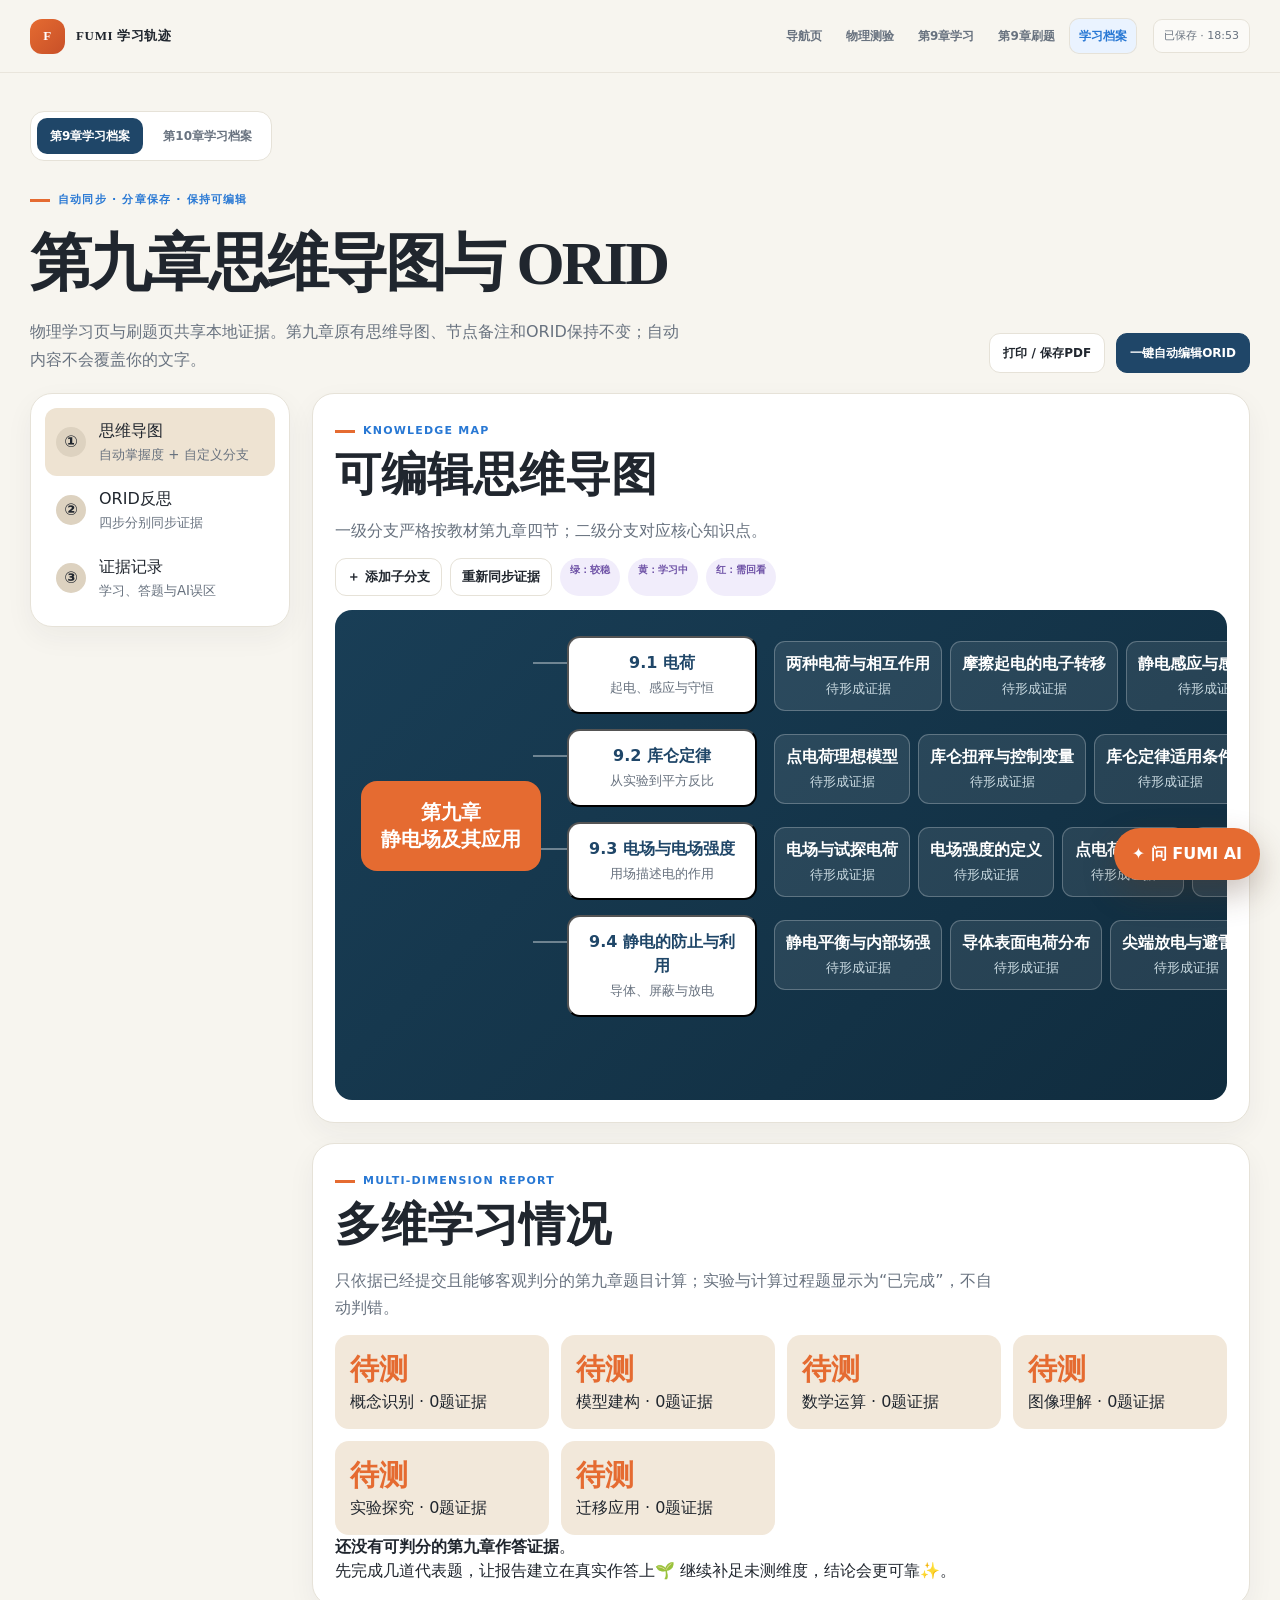
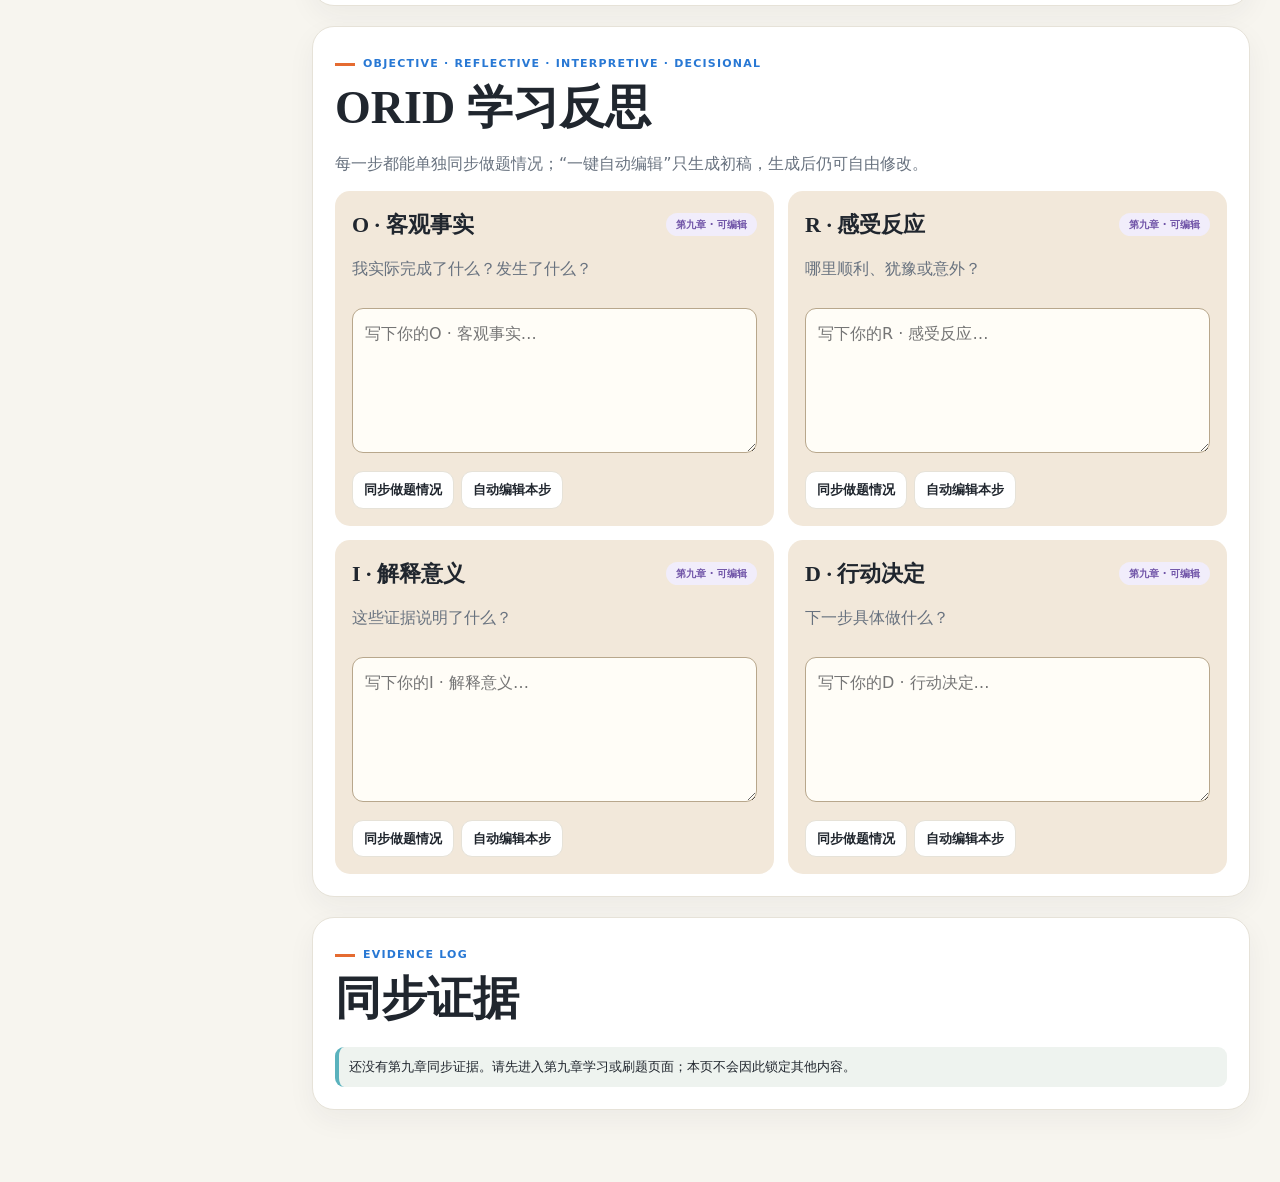
<file: learning-map.html>
<!doctype html>
<html lang="zh-CN">
<head>
  <meta charset="utf-8">
  <meta name="viewport" content="width=device-width,initial-scale=1">
  <title>思维导图与ORID｜FUMI 学习轨迹</title>
  <link rel="stylesheet" href="assets/shared.css?v=20260815-1">
  <link rel="stylesheet" href="assets/dolly-physics.css?v=20260815-1">
  <link rel="stylesheet" href="assets/chapter10.css?v=20260815-1">
</head>
<body data-subject="portfolio">
  <header class="site-nav">
    <div class="shell nav-inner">
      <a class="logo" href="index.html"><span class="logo-mark">F</span><span>FUMI 学习轨迹</span></a>
      <nav class="nav-links">
        <a href="index.html">导航页</a>
        <a href="FUMI_teacher_physics.html">物理测验</a>
        <a data-learn-link href="physics-learn.html">物理学习</a>
        <a data-practice-link href="physics-practice.html">物理刷题</a>
        <a class="active" data-archive-link href="learning-map.html?chapter=9">学习档案</a>
      </nav>
      <span class="save-state" data-save-state>仅保存在本设备</span>
    </div>
  </header>

  <main class="page">
    <div class="shell">
      <div class="chapter-switch" aria-label="选择学习档案章节">
        <a data-chapter-tab="9" href="learning-map.html?chapter=9">第9章学习档案</a>
        <a data-chapter-tab="10" href="learning-map.html?chapter=10">第10章学习档案</a>
      </div>

      <section class="section-head" style="margin-top:0">
        <div>
          <span class="eyebrow">自动同步 · 分章保存 · 保持可编辑</span>
          <h1 data-page-title style="font-size:clamp(38px,5vw,62px)">第九章思维导图与 ORID</h1>
          <p class="lead" data-page-lead>物理学习页与刷题页共享本地证据。自动内容不会覆盖你的文字；新增分支、节点备注和ORID都可以继续修改。</p>
        </div>
        <div class="actions">
          <button class="btn" onclick="window.print()">打印 / 保存PDF</button>
          <button class="btn dark" data-auto-all>一键自动编辑ORID</button>
        </div>
      </section>

      <div class="portfolio-layout">
        <aside class="side card">
          <a class="active" href="#mind"><b>①</b><span>思维导图<small>自动掌握度 + 自定义分支</small></span></a>
          <a href="#orid"><b>②</b><span>ORID反思<small>四步分别同步证据</small></span></a>
          <a href="#evidence"><b>③</b><span>证据记录<small>学习、答题与AI误区</small></span></a>
        </aside>

        <div>
          <section id="mind" class="mind-card card">
            <div class="section-head" style="margin:0 0 14px">
              <div>
                <span class="eyebrow">Knowledge Map</span>
                <h2>可编辑思维导图</h2>
                <p data-map-note>一级分支严格按教材第九章四节；二级分支对应核心知识点。</p>
              </div>
            </div>
            <div class="mind-toolbar">
              <button class="btn small" data-add-branch>＋ 添加子分支</button>
              <button class="btn small" data-refresh>重新同步证据</button>
              <span class="tag">绿：较稳</span><span class="tag">黄：学习中</span><span class="tag">红：需回看</span>
            </div>
            <div class="mindmap" data-mindmap></div>
          </section>

          <section class="orid-card card" style="margin-top:20px">
            <div class="section-head" style="margin:0 0 14px">
              <div>
                <span class="eyebrow">MULTI-DIMENSION REPORT</span>
                <h2>多维学习情况</h2>
                <p data-report-note>只依据已经提交且能够客观判分的题目计算；实验与计算过程题显示为“已完成”，不自动判错。</p>
              </div>
            </div>
            <div data-report></div>
          </section>

          <section id="orid" class="orid-card card" style="margin-top:20px">
            <div class="section-head" style="margin:0 0 14px">
              <div>
                <span class="eyebrow">Objective · Reflective · Interpretive · Decisional</span>
                <h2>ORID 学习反思</h2>
                <p>每一步都能单独同步做题情况；“一键自动编辑”只生成初稿，生成后仍可自由修改。</p>
              </div>
            </div>
            <div class="orid-grid" data-orid></div>
          </section>

          <section id="evidence" class="orid-card card" style="margin-top:20px">
            <span class="eyebrow">Evidence Log</span>
            <h2>同步证据</h2>
            <div class="evidence-list" data-evidence></div>
          </section>
        </div>
      </div>
    </div>
  </main>

  <dialog class="edit-dialog" data-dialog>
    <form method="dialog" class="dialog-inner">
      <h2 data-dialog-title>添加子分支</h2>
      <label>所属一级分支<select data-dialog-parent></select></label>
      <label>分支名称<input data-dialog-name maxlength="30" placeholder="例如：角标与符号规范"></label>
      <label>备注<textarea data-dialog-note maxlength="240" placeholder="写下定义、错因或自己的例子"></textarea></label>
      <input type="hidden" data-dialog-id>
      <div class="actions">
        <button class="btn" value="cancel">取消</button>
        <button class="btn primary" value="default" data-dialog-save>保存</button>
        <button class="btn hidden" value="default" data-dialog-delete>删除</button>
      </div>
    </form>
  </dialog>

  <script src="assets/physics-data.js?v=20260815-1"></script>
  <script src="assets/chapter10-data.js?v=20260815-2"></script>
  <script src="assets/shared.js?v=20260815-1"></script>
  <script src="assets/learning-map.js?v=20260815-2"></script>
</body>
</html>
</file>
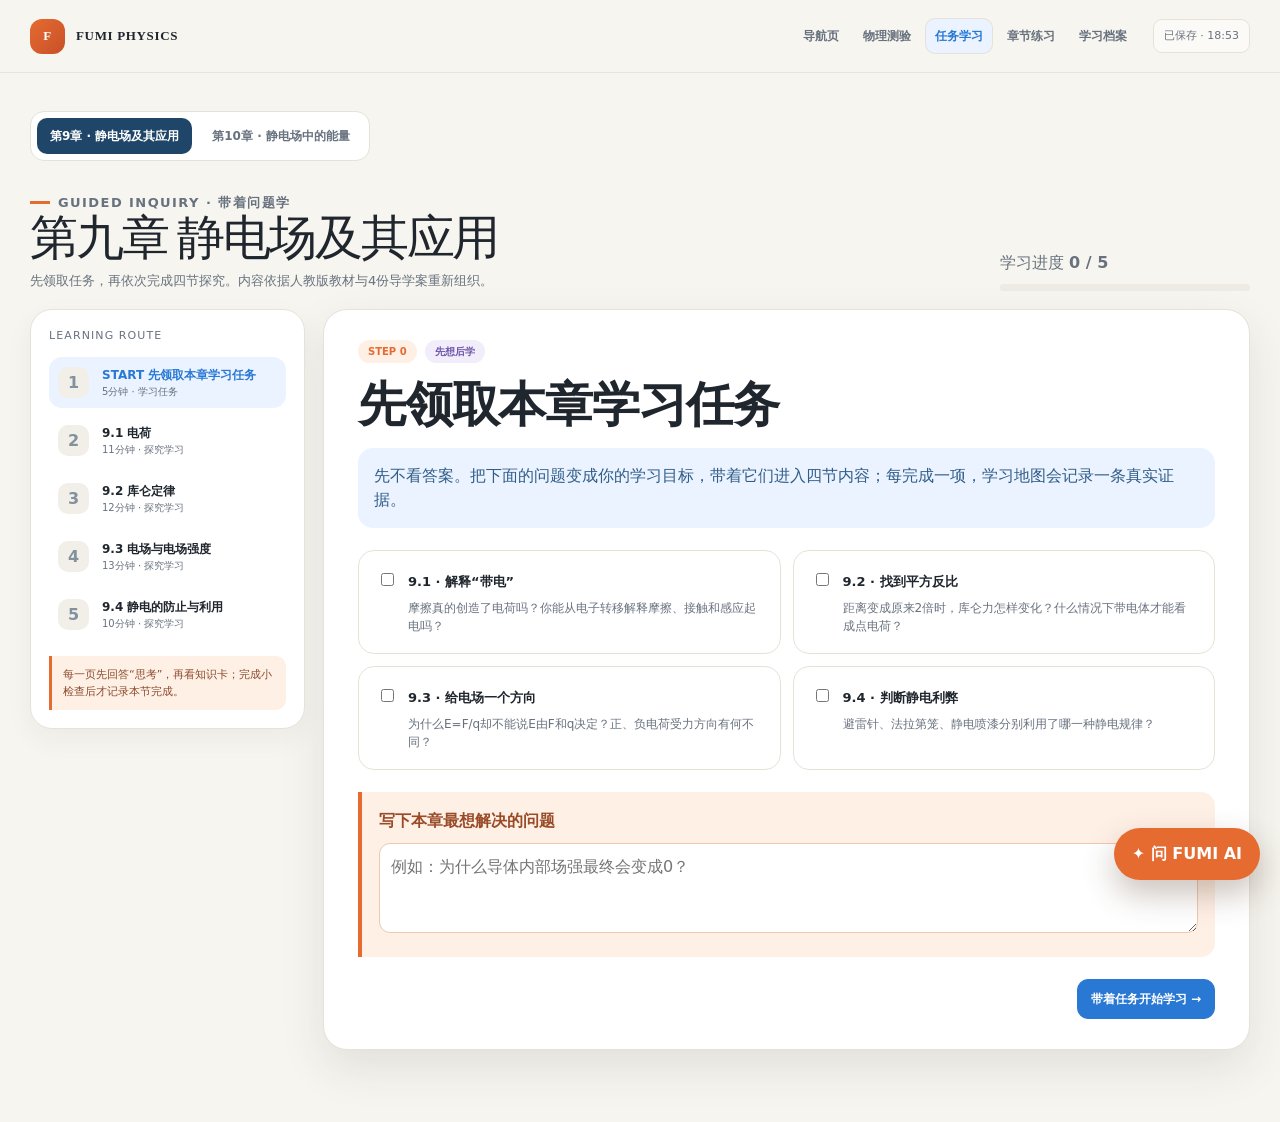
<file: physics-learn.html>
<!doctype html><html lang="zh-CN"><head><meta charset="utf-8"><meta name="viewport" content="width=device-width,initial-scale=1"><meta name="theme-color" content="#e56b31"><title>第九章任务式学习｜FUMI 学习轨迹</title><link rel="stylesheet" href="assets/shared.css?v=20260815-1"><link rel="stylesheet" href="assets/dolly-physics.css?v=20260815-1"><link rel="stylesheet" href="assets/chapter10.css?v=20260815-1"></head>
<body data-subject="physics"><header class="site-nav"><div class="shell nav-inner"><a class="logo" href="index.html"><span class="logo-mark">F</span><span>FUMI PHYSICS</span></a><nav class="nav-links"><a href="index.html">导航页</a><a href="FUMI_teacher_physics.html">物理测验</a><a class="active" href="physics-learn.html">任务学习</a><a href="physics-practice.html">章节练习</a><a href="learning-map.html">学习档案</a></nav><span class="save-state" data-save-state>仅保存在本设备</span></div></header>
<main class="page"><div class="shell"><div class="chapter-switch" aria-label="章节切换"><a class="active" href="physics-learn.html">第9章 · 静电场及其应用</a><a href="chapter10-learn.html">第10章 · 静电场中的能量</a></div><section class="workspace-head"><div><p class="eyebrow">GUIDED INQUIRY · 带着问题学</p><h1>第九章 静电场及其应用</h1><p>先领取任务，再依次完成四节探究。内容依据人教版教材与4份导学案重新组织。</p></div><div style="min-width:250px"><div class="muted">学习进度 <b data-progress-text>0 / 5</b></div><div class="progress-line" style="margin-top:9px"><i data-progress style="width:0"></i></div></div></section><div class="workspace"><aside class="side-rail card"><p class="side-title">LEARNING ROUTE</p><div class="rail-list" data-rail></div><div class="notice" style="margin-top:16px">每一页先回答“思考”，再看知识卡；完成小检查后才记录本节完成。</div></aside><section class="stage-shell" data-stage></section></div></div></main>
<script src="assets/physics-data.js?v=20260815-1"></script><script src="assets/physics-analysis.js?v=20260815-1"></script><script src="assets/physics-diagrams.js?v=20260815-1"></script><script src="assets/shared.js?v=20260815-1"></script><script src="assets/media-bundle.js?v=20260815-1"></script><script src="assets/physics-guide-data.js?v=20260815-1"></script><script>
(()=>{"use strict";const G=window.PHYSICS_GUIDE,H=window.PHYSICS_HONORS||{},S=window.FUMI_STORE,KEY="fumi-physics-guided-v1";let state={current:0,tasks:{},notes:{},checks:{},done:{},variantNotes:{},variantOpen:{},variantSteps:{},variantChoices:{}};try{state={...state,...JSON.parse(localStorage.getItem(KEY)||"{}")}}catch{}const save=()=>{localStorage.setItem(KEY,JSON.stringify(state));renderRail();progress()};const esc=S.esc;
function progress(){const n=G.filter(x=>state.done[x.id]).length;document.querySelector("[data-progress-text]").textContent=`${n} / ${G.length}`;document.querySelector("[data-progress]").style.width=`${n/G.length*100}%`}
function renderRail(){document.querySelector("[data-rail]").innerHTML=G.map((x,i)=>`<button class="rail-btn ${i===state.current?"active":""} ${state.done[x.id]?"done":""}" data-go="${i}"><span class="rail-index">${state.done[x.id]?"✓":i+1}</span><span><b>${x.code} ${x.title}</b><small>${x.minutes}分钟 · ${x.type==="tasks"?"学习任务":"探究学习"}</small></span></button>`).join("");document.querySelectorAll("[data-go]").forEach(b=>b.onclick=()=>{state.current=Number(b.dataset.go);save();renderStage();scrollTo({top:0,behavior:"smooth"})})}
function taskStage(x){return`<article class="stage-card"><div class="stage-meta"><span class="tag orange">STEP 0</span><span class="tag">先想后学</span></div><h1>${x.title}</h1><p class="task-intro">${x.intro}</p><div class="task-grid">${x.tasks.map(t=>`<article class="task-card"><label><input type="checkbox" data-task="${t.id}" ${state.tasks[t.id]?"checked":""}><span><b>${t.chapter} · ${t.title}</b><p>${t.question}</p></span></label></article>`).join("")}</div><div class="thinking-box"><b>写下本章最想解决的问题</b><textarea data-note="tasks" placeholder="例如：为什么导体内部场强最终会变成0？">${esc(state.notes.tasks||"")}</textarea></div><div class="stage-actions"><span></span><button class="btn primary" data-finish="tasks">带着任务开始学习 →</button></div></article>`}
function variantCard(v,x){const open=!!state.variantOpen[v.id],step=Math.min(state.variantSteps[v.id]||0,v.steps.length-1),picked=state.variantChoices[v.id],chosen=i=>v.multi?Array.isArray(picked)&&picked.includes(i):picked===i,correct=i=>Array.isArray(v.correct)?v.correct.includes(i):v.correct===i;return`<article class="variant-card ${open?"revealed":""}"><div class="variant-top"><b>${v.title}</b><small>${open?"解析已同步":"先作答"}</small></div>${v.image?`<div class="variant-image"><img src="${v.image}" alt="${v.title}原题图"></div>`:""}<div class="question-ai-row"><p class="variant-prompt">${v.prompt}</p><button class="ask-ai-btn" data-ask-variant="${v.id}">✦ 问 FUMI AI</button></div>${v.multi?`<p class="multi-hint">多选题 · 可选择多个答案</p>`:""}${v.options?`<div class="variant-options">${v.options.map((o,i)=>`<button class="choice ${chosen(i)?"selected":""} ${open&&correct(i)?"correct":""} ${open&&chosen(i)&&!correct(i)?"wrong":""}" data-vchoice="${v.id}" data-index="${i}" data-multi="${v.multi?1:0}" ${open?"disabled":""}>${String.fromCharCode(65+i)}. ${o}</button>`).join("")}</div>`:""}<textarea class="answer-input" data-vnote="${v.id}" placeholder="${v.options?"补充写下判断依据（选填）":"写下现象、受力图思路或关键公式……"}">${esc(state.variantNotes[v.id]||"")}</textarea>${open?`<div class="variant-solution"><div class="answer-line">结论：${v.answer}</div>${window.FUMI_ANALYSIS?.render(v.id,v.steps,v.mistake)||""}<div class="solution-step-card"><em>STEP ${step+1}/${v.steps.length}</em><p>${v.steps[step]}</p></div><div class="solution-controls"><button class="btn" data-vprev="${v.id}" ${step===0?"disabled":""}>← 上一步</button><div class="step-dots">${v.steps.map((_,i)=>`<i class="${i<=step?"on":""}"></i>`).join("")}</div><button class="btn primary" data-vnext="${v.id}" ${step===v.steps.length-1?"disabled":""}>下一步 →</button></div><p class="mistake-line"><b>易错提醒：</b>${v.mistake}</p></div>`:`<button class="btn primary reveal-variant" data-vreveal="${v.id}" data-chapter="${x.code}">提交作答并看分步解析</button>`}</article>`}
function honorsBlock(x){const h=H[x.id];if(!h)return"";return`<section class="honors-section"><div class="honors-heading"><span class="tag orange">高效培优讲义</span><h2>深化点拨</h2><p>从基础概念推进到判断条件、模型边界与易错点。</p></div><div class="deepen-list">${h.deepens.map((d,i)=>`<details class="deepen-card" ${i===0?"open":""}><summary><i>${String(i+1).padStart(2,"0")}</i><b>${d.title}</b><span>展开</span></summary><p>${d.text}</p></details>`).join("")}</div><div class="honors-heading variant-heading"><span class="tag green">TRANSFER · 迁移</span><h2>变式挑战</h2><p>先写判断依据，再展开分步解析；完成情况自动进入学习档案。</p></div><div class="variant-list">${h.variants.map(v=>variantCard(v,x)).join("")}</div></section>`}
function lessonStage(x){const answered=state.checks[x.id],src=window.FUMI_MEDIA?.[x.image]||x.image;return`<article class="stage-card"><div class="stage-meta"><span class="tag">${x.code}</span><span class="tag orange">${x.minutes} MIN</span><span class="tag green">导学案 + 高效培优</span></div><h1>${x.title}</h1><p class="task-intro"><b>本节目标：</b>${x.goal}</p><h2>先想一想</h2><div class="question-ai-row"><p class="question-prompt">${x.question}</p><button class="ask-ai-btn" data-ask-main="${x.id}">✦ 问 FUMI AI</button></div><div class="thinking-box"><b>学习前的判断</b><p>${x.think}</p><textarea data-note="${x.id}" placeholder="先写下自己的推理，再继续学习……">${esc(state.notes[x.id]||"")}</textarea></div><div class="guide-visual"><img src="${src}" alt="${x.code}导学案原图"></div><h2>带着问题梳理</h2><div class="concept-grid">${x.concepts.map(c=>`<article class="concept-card"><b>${c.title}</b><p>${c.text}</p></article>`).join("")}</div><div class="formula-card">${x.formula}</div>${honorsBlock(x)}<section class="learn-check"><span class="tag orange">CHECK · 即时检查</span><div class="question-ai-row"><p class="question-prompt" style="font-size:16px">${x.check.prompt}</p><button class="ask-ai-btn" data-ask-check="${x.id}">✦ 问 FUMI AI</button></div><div class="choice-list">${x.check.options.map((o,i)=>`<button class="choice ${answered===i?"selected":""} ${state.done[x.id]&&i===x.check.answer?"correct":""} ${state.done[x.id]&&answered===i&&i!==x.check.answer?"wrong":""}" data-choice="${i}">${String.fromCharCode(65+i)}. ${o}</button>`).join("")}</div>${state.done[x.id]?`<div class="feedback-panel"><div class="answer-line">正确答案：${String.fromCharCode(65+x.check.answer)}</div>${window.FUMI_ANALYSIS?.render(`check-${x.id}`,[x.check.explain])||`<p>${x.check.explain}</p>`}</div>`:""}</section><div class="stage-actions"><button class="btn" data-prev>← 上一步</button><button class="btn primary" data-submit="${x.id}">${state.done[x.id]?"已完成 · 进入下一节":"提交检查并完成本节"}</button></div></article>`}
function renderStage(){const x=G[state.current];document.querySelector("[data-stage]").innerHTML=x.type==="tasks"?taskStage(x):lessonStage(x);document.querySelectorAll("[data-task]").forEach(el=>el.onchange=()=>{state.tasks[el.dataset.task]=el.checked;save()});document.querySelectorAll("[data-note]").forEach(el=>el.oninput=()=>{state.notes[el.dataset.note]=el.value;save()});document.querySelectorAll("[data-ask-main]").forEach(el=>el.onclick=()=>{window.FUMI_AI_OPEN({subject:"physics",page:"第九章任务学习",chapter:x.code,chapterId:x.code,question:x.question,studentAnswer:state.notes[x.id]||"",submitted:!!state.done[x.id],canReveal:!!state.done[x.id],purpose:"tutor"},"请帮我梳理这道思考题，先给我第一步提示。")});document.querySelectorAll("[data-ask-check]").forEach(el=>el.onclick=()=>{window.FUMI_AI_OPEN({subject:"physics",page:"第九章任务学习",chapter:x.code,chapterId:x.code,question:x.check.prompt,options:x.check.options,studentAnswer:state.checks[x.id],submitted:!!state.done[x.id],canReveal:!!state.done[x.id],purpose:"tutor"},"请根据我当前的选择提示我下一步怎么判断。")});document.querySelectorAll("[data-ask-variant]").forEach(el=>el.onclick=()=>{const v=H[x.id].variants.find(a=>a.id===el.dataset.askVariant);window.FUMI_AI_OPEN({subject:"physics",page:"高效培优变式",chapter:x.code,chapterId:x.code,question:v.prompt,options:v.options?.map(o=>o.replace(/<[^>]+>/g,"[公式]")),studentAnswer:v.options?state.variantChoices[v.id]:state.variantNotes[v.id],submitted:!!state.variantOpen[v.id],canReveal:!!state.variantOpen[v.id],knowledgePoint:v.title,purpose:"tutor"},"我正在看这道变式，请先判断我应该从哪个物理过程或模型开始。")});document.querySelectorAll("[data-vchoice]").forEach(el=>el.onclick=()=>{const id=el.dataset.vchoice,i=Number(el.dataset.index);if(el.dataset.multi==="1"){const a=Array.isArray(state.variantChoices[id])?[...state.variantChoices[id]]:[];state.variantChoices[id]=a.includes(i)?a.filter(n=>n!==i):[...a,i]}else state.variantChoices[id]=i;save();renderStage()});document.querySelectorAll("[data-vnote]").forEach(el=>el.oninput=()=>{state.variantNotes[el.dataset.vnote]=el.value;localStorage.setItem(KEY,JSON.stringify(state))});document.querySelectorAll("[data-vreveal]").forEach(el=>el.onclick=()=>{const id=el.dataset.vreveal;const v=Object.values(H).flatMap(h=>h.variants).find(a=>a.id===id);if(v?.options&&(state.variantChoices[id]===undefined||(Array.isArray(state.variantChoices[id])&&!state.variantChoices[id].length))){S.toast(v.multi?"请至少选择一个答案":"请先选择一个答案");return}if(!v?.options&&!(state.variantNotes[id]||"").trim()){S.toast("请先写一句判断依据或关键公式");return}state.variantOpen[id]=true;state.variantSteps[id]=0;S.upsert({id:`honors-${id}`,subject:"physics",chapter:el.dataset.chapter,point:"培优变式",type:"lesson",completed:true,note:state.variantNotes[id]});save();renderStage()});document.querySelectorAll("[data-vnext]").forEach(el=>el.onclick=()=>{state.variantSteps[el.dataset.vnext]=(state.variantSteps[el.dataset.vnext]||0)+1;save();renderStage()});document.querySelectorAll("[data-vprev]").forEach(el=>el.onclick=()=>{state.variantSteps[el.dataset.vprev]=Math.max(0,(state.variantSteps[el.dataset.vprev]||0)-1);save();renderStage()});document.querySelectorAll("[data-choice]").forEach(el=>el.onclick=()=>{state.checks[x.id]=Number(el.dataset.choice);save();renderStage()});document.querySelector("[data-prev]")?.addEventListener("click",()=>{state.current=Math.max(0,state.current-1);save();renderStage()});document.querySelector("[data-finish]")?.addEventListener("click",()=>{if(Object.values(state.tasks).filter(Boolean).length<2){S.toast("请先勾选至少2项学习任务");return}state.done.tasks=true;S.upsert({id:"guide-tasks",subject:"physics",chapter:"第九章",point:"学习任务",type:"lesson",completed:true});state.current=1;save();renderStage();scrollTo({top:0,behavior:"smooth"})});document.querySelector("[data-submit]")?.addEventListener("click",()=>{if(state.done[x.id]){state.current=Math.min(G.length-1,state.current+1);save();renderStage();return}if(state.checks[x.id]===undefined){S.toast("请先完成即时检查");return}state.done[x.id]=true;S.upsert({id:`guide-${x.id}`,subject:"physics",chapter:x.code,point:x.title,type:"lesson",completed:true,correct:state.checks[x.id]===x.check.answer});save();renderStage();S.toast(state.checks[x.id]===x.check.answer?"判断正确，已同步学习证据":"已提交；请结合解析修正原判断")})}
window.FUMI_AI_CONTEXT=()=>{const x=G[state.current];return{subject:"physics",page:"第九章任务式学习",chapter:x.code,chapterId:x.code,question:x.type==="tasks"?"本章学习任务":x.question,studentNote:state.notes[x.id]||"",submitted:x.type==="lesson"&&!!state.done[x.id],canReveal:x.type==="lesson"&&!!state.done[x.id],purpose:"tutor"}};renderRail();renderStage();progress()})();
</script></body></html>
</file>
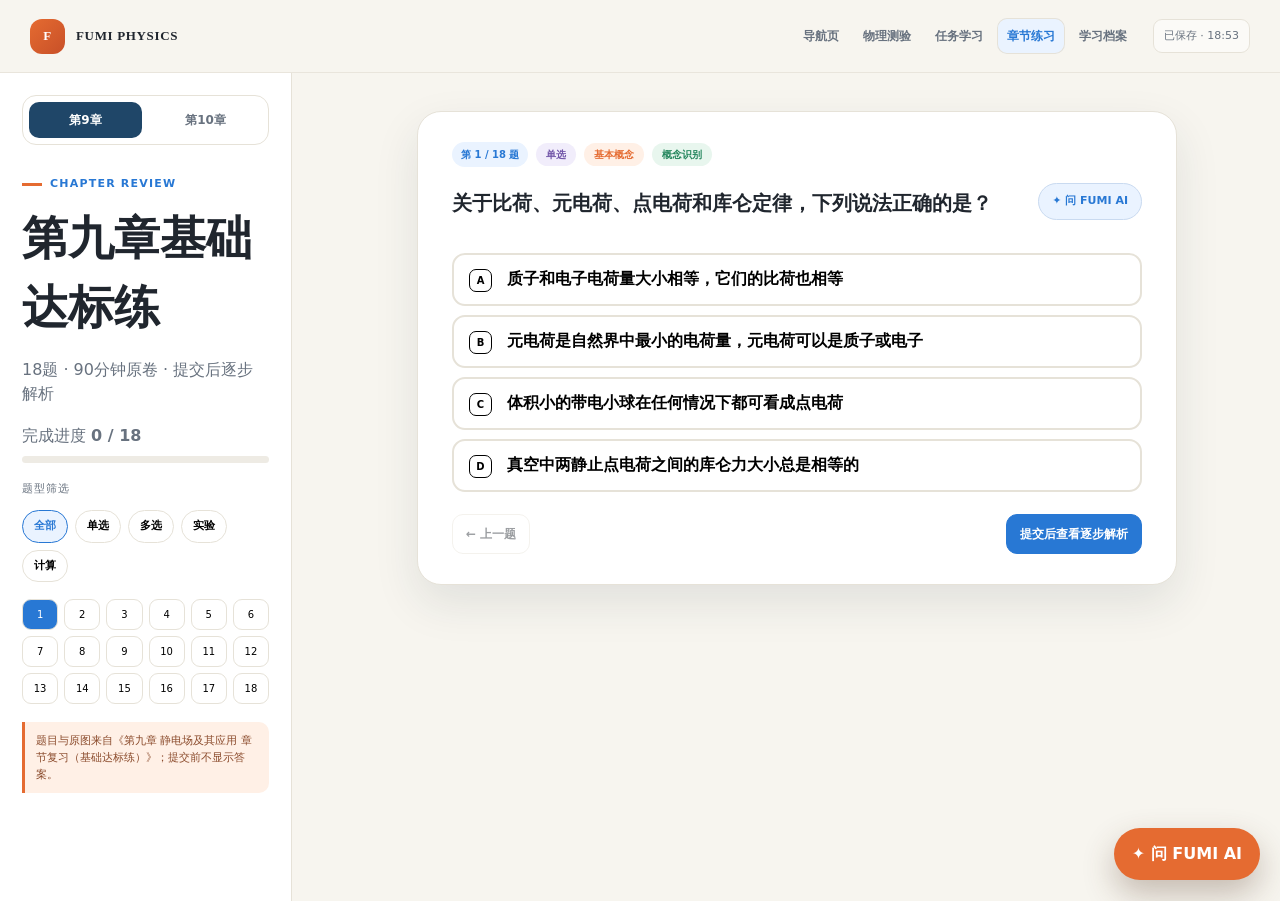
<file: physics-practice.html>
<!doctype html><html lang="zh-CN"><head><meta charset="utf-8"><meta name="viewport" content="width=device-width,initial-scale=1"><meta name="theme-color" content="#e56b31"><title>第九章章节复习｜FUMI 学习轨迹</title><link rel="stylesheet" href="assets/shared.css?v=20260815-1"><link rel="stylesheet" href="assets/dolly-physics.css?v=20260815-1"><link rel="stylesheet" href="assets/chapter10.css?v=20260815-1"></head>
<body data-subject="physics"><header class="site-nav"><div class="shell nav-inner"><a class="logo" href="index.html"><span class="logo-mark">F</span><span>FUMI PHYSICS</span></a><nav class="nav-links"><a href="index.html">导航页</a><a href="FUMI_teacher_physics.html">物理测验</a><a href="physics-learn.html">任务学习</a><a class="active" href="physics-practice.html">章节练习</a><a href="learning-map.html">学习档案</a></nav><span class="save-state" data-save-state>仅保存在本设备</span></div></header>
<main class="practice-layout"><aside class="practice-sidebar"><div class="chapter-switch compact" aria-label="章节切换"><a class="active" href="physics-practice.html">第9章</a><a href="chapter10-practice.html">第10章</a></div><p class="eyebrow">CHAPTER REVIEW</p><h2 style="margin:0">第九章基础达标练</h2><p class="muted">18题 · 90分钟原卷 · 提交后逐步解析</p><div style="margin:18px 0"><div class="muted">完成进度 <b data-count>0 / 18</b></div><div class="progress-line" style="margin-top:8px"><i data-bar style="width:0"></i></div></div><div class="filterGroup"><p class="side-title">题型筛选</p><div class="chips" data-filters></div></div><div class="question-nav" data-nav></div><div class="notice" style="margin-top:18px">题目与原图来自《第九章 静电场及其应用 章节复习（基础达标练）》；提交前不显示答案。</div></aside><section class="practice-main"><div class="practice-wrap"><div data-question></div></div></section></main>
<script src="assets/physics-data.js?v=20260815-1"></script><script src="assets/physics-analysis.js?v=20260815-1"></script><script src="assets/physics-diagrams.js?v=20260815-1"></script><script src="assets/review-diagrams.js?v=20260815-1"></script><script src="assets/shared.js?v=20260815-1"></script><script src="assets/media-bundle.js?v=20260815-1"></script><script src="assets/review-questions.js?v=20260815-1"></script><script>
(()=>{"use strict";const Q=window.REVIEW_QUESTIONS,S=window.FUMI_STORE,KEY="fumi-review-20260806";let state={index:0,answers:{},submitted:{},step:{},filter:"全部"};try{state={...state,...JSON.parse(localStorage.getItem(KEY)||"{}")}}catch{}const esc=S.esc;const save=()=>{localStorage.setItem(KEY,JSON.stringify(state));updateSide()};const shown=()=>Q.filter(q=>state.filter==="全部"||q.section===state.filter);const current=()=>shown()[Math.min(state.index,shown().length-1)];const same=(a,b)=>JSON.stringify([...(a||[])].sort())===JSON.stringify([...(b||[])].sort());const chapter=q=>["r1","r2","r14","r15"].includes(q.id)?"9.1":["r4","r6","r8","r13","r16","r17"].includes(q.id)?"9.2":["r3","r5","r7","r10","r18"].includes(q.id)?"9.3":"9.4";
function updateSide(){const done=Object.keys(state.submitted).length;document.querySelector("[data-count]").textContent=`${done} / ${Q.length}`;document.querySelector("[data-bar]").style.width=`${done/Q.length*100}%`;document.querySelector("[data-filters]").innerHTML=["全部",...new Set(Q.map(q=>q.section))].map(f=>`<button class="chip ${state.filter===f?"active":""}" data-filter="${f}">${f}</button>`).join("");document.querySelectorAll("[data-filter]").forEach(b=>b.onclick=()=>{state.filter=b.dataset.filter;state.index=0;save();render()});document.querySelector("[data-nav]").innerHTML=shown().map((q,i)=>`<button class="${i===state.index?"active":""} ${state.submitted[q.id]?"done":""}" data-jump="${i}">${Q.indexOf(q)+1}</button>`).join("");document.querySelectorAll("[data-jump]").forEach(b=>b.onclick=()=>{state.index=Number(b.dataset.jump);save();renderQuestion()})}
function media(src){return window.FUMI_MEDIA?.[src]||src}function mediaHtml(html){return html.replace(/assets\/(?:review|guides)\/[^'\" ]+/g,x=>media(x))}function visuals(q){if(!q.visual)return"";const imgs=q.visual.split("|");return`<div class="original-figure-label">原题图 · 与复习讲义逐题核对</div><div class="practice-visual" style="grid-template-columns:repeat(${Math.min(imgs.length,2)},1fr);gap:10px">${imgs.map((src,i)=>`<img src="${media(src)}" alt="题目${Q.indexOf(q)+1}原图${i+1}">`).join("")}</div>`}
function optionArea(q){if(q.type==="text")return`<textarea class="answer-input" data-text placeholder="请写出必要的物理过程、公式和结果……">${esc(state.answers[q.id]?.text||"")}</textarea>`;const selected=state.answers[q.id]?.choice||[];return`<div class="choice-list">${q.options.map((o,i)=>{const sub=state.submitted[q.id],ok=q.answer.includes(i),pick=selected.includes(i);return`<button class="choice ${pick?"selected":""} ${sub&&ok?"correct":""} ${sub&&pick&&!ok?"wrong":""}" data-option="${i}" ${sub?"disabled":""}><span class="choiceKey">${String.fromCharCode(65+i)}</span> ${mediaHtml(o)}</button>`}).join("")}</div>`}
function solution(q){const n=Math.min(state.step[q.id]||0,q.steps.length-1),isText=q.type==="text",correct=!isText&&same(state.answers[q.id]?.choice,q.answer);return`<section class="feedback-panel"><div class="answer-line">${isText?"参考答案":correct?"✓ 回答正确":"✦ 正确答案"}：${isText?q.answerText:q.answer.map(i=>String.fromCharCode(65+i)).join("、")}</div>${window.FUMI_ANALYSIS?.render(q.id,q.steps,q.mistake)||""}${!isText?`<p class="muted">${q.mistake?`典型错因：${q.mistake}`:""}</p>`:""}<div class="solution-player"><div class="solution-stage"><div class="solution-diagram" aria-hidden="true"><span class="vector" style="left:50%;top:62%;width:${70+n*22}px;transform:rotate(${-18+n*18}deg)"></span><span class="vector" style="left:50%;top:62%;width:${55+n*18}px;transform:rotate(${198-n*10}deg);background:var(--blue)"></span></div>${q.steps.map((s,i)=>`<div class="solution-step ${i===n?"show":""}" style="display:${i===n?"block":"none"}"><b>步骤 ${i+1}/${q.steps.length}</b><p>${s}</p></div>`).join("")}</div><div class="solution-controls"><button class="btn small" data-step-prev ${n===0?"disabled":""}>← 上一步</button>${q.steps.map((_,i)=>`<span class="step-dot ${i<=n?"on":""}"></span>`).join("")}<button class="btn small primary" data-step-next ${n===q.steps.length-1?"disabled":""}>下一步 →</button></div></div></section>`}
function renderQuestion(){const q=current(),global=Q.indexOf(q),submitted=state.submitted[q.id];document.querySelector("[data-question]").innerHTML=`<article class="practice-card"><div class="stage-meta"><span class="review-badge">第 ${global+1} / ${Q.length} 题</span><span class="tag">${q.section}</span><span class="tag orange">${q.point}</span><span class="tag green">${q.dimension}</span></div><div class="question-ai-row"><p class="question-prompt">${q.prompt}</p><button class="ask-ai-btn" data-ask-question>✦ 问 FUMI AI</button></div>${visuals(q)}${optionArea(q)}${submitted?solution(q):""}<div class="stage-actions"><button class="btn" data-prev ${state.index===0?"disabled":""}>← 上一题</button>${submitted?`<button class="btn primary" data-next>下一题 →</button>`:`<button class="btn primary" data-submit>提交后查看逐步解析</button>`}</div></article>`;document.querySelector("[data-ask-question]")?.addEventListener("click",()=>{window.FUMI_AI_OPEN({subject:"physics",page:"第九章章节复习",chapter:chapter(q),chapterId:chapter(q),question:q.prompt,options:q.options?.map(o=>o.replace(/<[^>]+>/g,"[公式]")),studentAnswer:state.answers[q.id],knowledgePoint:q.point,dimension:q.dimension,submitted:!!state.submitted[q.id],canReveal:!!state.submitted[q.id],purpose:"tutor"},"我正在做这道题，请先帮我确定研究对象和第一步，不要直接公布答案。")});document.querySelectorAll("[data-option]").forEach(b=>b.onclick=()=>{const i=Number(b.dataset.option),a=state.answers[q.id]?.choice||[];state.answers[q.id]={choice:q.type==="multi"?(a.includes(i)?a.filter(x=>x!==i):[...a,i]):[i]};save();renderQuestion()});document.querySelector("[data-text]")?.addEventListener("input",e=>{state.answers[q.id]={text:e.target.value};save()});document.querySelector("[data-submit]")?.addEventListener("click",()=>{const a=state.answers[q.id];if(!a||(q.type==="text"?!a.text?.trim():!a.choice?.length)){S.toast("请先作答再提交");return}state.submitted[q.id]=true;state.step[q.id]=0;const correct=q.type==="text"?null:same(a.choice,q.answer);S.upsert({id:`review-${q.id}`,subject:"physics",chapter:chapter(q),point:q.point,dimension:q.dimension,type:"question",submitted:true,correct,answer:q.type==="text"?"过程题":a.choice,source:"chapter-review"});save();renderQuestion();S.toast(q.type==="text"?"已提交，按步骤核对过程":correct?"回答正确，开始逐步复盘":"已提交，先定位第一处判断差异")});document.querySelector("[data-step-prev]")?.addEventListener("click",()=>{state.step[q.id]=Math.max(0,(state.step[q.id]||0)-1);save();renderQuestion()});document.querySelector("[data-step-next]")?.addEventListener("click",()=>{state.step[q.id]=Math.min(q.steps.length-1,(state.step[q.id]||0)+1);save();renderQuestion()});document.querySelector("[data-prev]")?.addEventListener("click",()=>{state.index=Math.max(0,state.index-1);save();renderQuestion();scrollTo({top:0,behavior:"smooth"})});document.querySelector("[data-next]")?.addEventListener("click",()=>{state.index=Math.min(shown().length-1,state.index+1);save();renderQuestion();scrollTo({top:0,behavior:"smooth"})});updateSide()}
function render(){updateSide();renderQuestion()}window.FUMI_AI_CONTEXT=()=>{const q=current(),submitted=!!state.submitted[q.id];return{subject:"physics",page:"第九章章节复习",chapter:"第九章",question:q.prompt,options:q.options?.map(o=>o.replace(/<[^>]+>/g,"[公式]")),studentAnswer:state.answers[q.id],knowledgePoint:q.point,submitted,canReveal:submitted,purpose:"tutor"}};render()})();
</script></body></html>
</file>
<file: assets/shared.css>
:root{--paper:#f6f1e8;--paper2:#fffaf0;--ink:#25231f;--muted:#6d675e;--navy:#173a53;--blue:#276a91;--cyan:#5ab2bd;--orange:#d8673e;--gold:#d6ad56;--green:#4d806c;--red:#b54c3f;--line:#ddd1be;--shadow:0 18px 46px rgba(38,45,49,.12);--radius:22px;--serif:"Noto Serif SC","Songti SC",STSong,serif;--sans:Inter,"Noto Sans SC","Microsoft YaHei",sans-serif}
*{box-sizing:border-box}html{scroll-behavior:smooth}body{margin:0;min-height:100vh;color:var(--ink);font-family:var(--sans);background:var(--paper);background-image:radial-gradient(circle at 12% 8%,rgba(255,255,255,.9),transparent 28%),linear-gradient(rgba(38,73,91,.035) 1px,transparent 1px),linear-gradient(90deg,rgba(38,73,91,.03) 1px,transparent 1px);background-size:auto,30px 30px,30px 30px}a{color:inherit}button,input,textarea,select{font:inherit}button{cursor:pointer}.hidden{display:none!important}.shell{width:min(1240px,calc(100% - 38px));margin:auto}.site-nav{position:sticky;top:0;z-index:60;background:rgba(246,241,232,.94);backdrop-filter:blur(15px);border-bottom:1px solid rgba(99,87,68,.18)}.nav-inner{min-height:72px;display:flex;align-items:center;gap:18px}.logo{display:flex;align-items:center;gap:11px;text-decoration:none;font-family:var(--serif);font-weight:900;font-size:20px;white-space:nowrap}.logo-mark{width:38px;height:38px;display:grid;place-items:center;color:#fff;background:var(--navy);border-radius:12px;box-shadow:inset 0 0 0 3px rgba(255,255,255,.13)}.nav-links{margin-left:auto;display:flex;gap:4px}.nav-links a{padding:10px 13px;border-radius:999px;text-decoration:none;font-size:14px;font-weight:750}.nav-links a:hover,.nav-links a.active{background:#fff8eb;color:var(--orange);box-shadow:inset 0 0 0 1px var(--line)}.save-state{font-size:12px;color:var(--muted);padding:8px 10px;border:1px solid var(--line);border-radius:9px;background:rgba(255,255,255,.5)}
.page{padding:34px 0 70px}.eyebrow{display:inline-flex;gap:8px;align-items:center;color:var(--blue);font-size:13px;font-weight:850;letter-spacing:.08em;text-transform:uppercase}.eyebrow:before{content:"";width:20px;border-top:3px solid var(--orange)}h1,h2,h3{font-family:var(--serif)}h1{font-size:clamp(40px,6vw,72px);line-height:1.12;letter-spacing:-.045em;margin:20px 0}h2{font-size:clamp(30px,4vw,46px);margin:0}h3{font-size:24px}.lead{font-size:18px;line-height:1.85;color:var(--muted);max-width:780px}.btn{display:inline-flex;align-items:center;justify-content:center;gap:8px;border:1px solid #a89679;border-radius:12px;padding:12px 18px;background:var(--paper2);color:var(--ink);text-decoration:none;font-weight:850;transition:.2s}.btn:hover{transform:translateY(-2px);box-shadow:var(--shadow)}.btn.primary{background:var(--orange);border-color:var(--orange);color:#fff}.btn.dark{background:var(--navy);border-color:var(--navy);color:#fff}.btn.small{padding:8px 11px;font-size:13px}.btn:disabled{opacity:.45;transform:none;box-shadow:none}.actions{display:flex;gap:11px;flex-wrap:wrap;margin-top:24px}.card{background:rgba(255,250,240,.92);border:1px solid var(--line);border-radius:var(--radius);box-shadow:var(--shadow)}.section-head{display:flex;justify-content:space-between;align-items:flex-end;gap:24px;margin:44px 0 20px}.section-head p{margin:8px 0 0;line-height:1.7;color:var(--muted);max-width:660px}.tag{display:inline-flex;padding:5px 9px;border:1px solid var(--line);border-radius:999px;color:var(--muted);font-size:12px}.progress{height:9px;border-radius:99px;overflow:hidden;background:#ded4c5}.progress>i{display:block;height:100%;background:linear-gradient(90deg,var(--cyan),var(--orange));border-radius:inherit;transition:.4s width}.muted{color:var(--muted)}
.hub-hero{display:grid;grid-template-columns:1.03fr .97fr;gap:36px;align-items:center;min-height:560px}.orbit-board{min-height:480px;background:var(--navy);color:#fff;border-radius:32px;position:relative;overflow:hidden;border:8px solid #8b7452;box-shadow:0 26px 60px rgba(24,48,64,.25),inset 0 0 38px rgba(0,0,0,.25)}.orbit-board:before,.orbit-board:after{content:"";position:absolute;border:1px solid rgba(255,255,255,.2);border-radius:50%}.orbit-board:before{width:430px;height:430px;left:40px;top:20px}.orbit-board:after{width:280px;height:280px;left:116px;top:95px}.orbit-core{position:absolute;left:50%;top:50%;transform:translate(-50%,-50%);width:128px;height:128px;border-radius:50%;background:var(--orange);display:grid;place-items:center;text-align:center;z-index:2;box-shadow:0 0 0 14px rgba(216,103,62,.16)}.orbit-core b{display:block;font-family:var(--serif);font-size:27px}.orbit-node{position:absolute;z-index:3;width:105px;padding:11px;border-radius:15px;background:#fff;color:var(--navy);font-weight:850;text-align:center;box-shadow:0 12px 24px rgba(0,0,0,.2);animation:float 4s ease-in-out infinite}.orbit-node small{display:block;color:var(--muted);font-weight:500;margin-top:3px}.orbit-node.n1{left:32px;top:84px}.orbit-node.n2{right:28px;top:110px;animation-delay:-1s}.orbit-node.n3{left:45px;bottom:67px;animation-delay:-2s}.orbit-node.n4{right:42px;bottom:55px;animation-delay:-3s}@keyframes float{50%{transform:translateY(-8px)}}.hub-grid{display:grid;grid-template-columns:1fr 1fr;gap:18px}.hub-card{padding:26px;position:relative;overflow:hidden}.hub-card.physics{grid-column:span 2;display:grid;grid-template-columns:1fr 1fr;gap:24px;background:linear-gradient(135deg,#173a53,#245a76);color:#fff}.hub-card.physics .muted{color:#d7e5e9}.hub-card h3{margin:8px 0}.hub-number{font:900 44px var(--serif);color:var(--orange)}.paired-links{display:grid;gap:10px;align-content:center}.paired-links a{background:rgba(255,255,255,.1);border:1px solid rgba(255,255,255,.25);padding:15px 16px;border-radius:14px;text-decoration:none;font-weight:850}.paired-links a:hover{background:rgba(255,255,255,.18)}
.lesson-layout,.practice-layout,.portfolio-layout{display:grid;grid-template-columns:260px minmax(0,1fr);gap:22px}.side{position:sticky;top:92px;align-self:start;padding:14px;max-height:calc(100vh - 116px);overflow:auto}.side button,.side a{width:100%;display:grid;grid-template-columns:34px 1fr;gap:9px;align-items:center;text-align:left;border:0;background:transparent;padding:11px;border-radius:12px;text-decoration:none;color:var(--ink)}.side button:hover,.side button.active,.side a.active{background:#eee3d2}.side b{width:30px;height:30px;border-radius:50%;display:grid;place-items:center;background:#ddd2c0}.side .done b{background:var(--green);color:#fff}.side small{display:block;color:var(--muted);margin-top:2px}.lesson-main{min-width:0}.lesson-section{padding:28px;display:none}.lesson-section.active{display:block}.lesson-title{display:flex;justify-content:space-between;align-items:flex-start;gap:16px;border-bottom:1px solid var(--line);padding-bottom:18px}.lesson-title h2{font-size:36px}.lesson-title p{color:var(--muted);line-height:1.7}.concept-grid{display:grid;grid-template-columns:1fr 1fr;gap:14px;margin:20px 0}.concept{padding:17px;border-left:4px solid var(--cyan);background:#eef3ef;border-radius:13px}.concept h3{font-size:20px;margin:0 0 7px}.concept p{line-height:1.7;margin:0}.formula{font:700 26px Georgia,serif;text-align:center;padding:17px;border:1px dashed #a89170;background:#f3e7d4;border-radius:14px;margin:18px 0}.interactive{padding:20px;margin:20px 0;background:var(--navy);color:#fff;border-radius:18px}.interactive h3{margin-top:0}.interactive-grid{display:grid;grid-template-columns:260px 1fr;gap:20px;align-items:center}.control label{display:block;margin:12px 0;color:#d8e6eb}.control input[type=range]{width:100%;accent-color:var(--orange)}.sim-stage{min-height:240px;border:1px solid rgba(255,255,255,.22);border-radius:14px;display:grid;place-items:center;padding:12px;background:rgba(0,0,0,.12)}.sim-stage svg{width:100%;max-height:250px}.check-card{padding:18px;background:#f4eadb;border-radius:16px}.check-card h3{font-size:20px;margin-top:0}.option-list{display:grid;gap:8px}.option{border:1px solid var(--line);background:#fffaf0;padding:11px 13px;border-radius:11px;text-align:left}.option:hover,.option.selected{border-color:var(--orange);background:#fff0e5}.option.correct{border-color:var(--green);background:#e9f3ec}.option.wrong{border-color:var(--red);background:#f9e9e5}.lesson-footer{display:flex;justify-content:space-between;align-items:center;gap:12px;margin-top:18px;padding-top:18px;border-top:1px solid var(--line)}
.practice-card{padding:26px}.question-top{display:flex;justify-content:space-between;gap:16px}.question-top h2{font-size:28px;margin-top:7px}.q-meta{display:flex;gap:7px;flex-wrap:wrap}.question-body{font-size:18px;line-height:1.75;margin:22px 0}.confidence-row{display:flex;gap:14px;align-items:center;flex-wrap:wrap;margin-top:16px;color:var(--muted);font-size:14px}.confidence-row input{accent-color:var(--orange)}.feedback{margin-top:16px;padding:16px;border-radius:13px;background:#eef3ef;line-height:1.75}.feedback.bad{background:#f8e9e3}.feedback b{display:block;margin-bottom:4px}.question-actions{display:flex;justify-content:space-between;gap:10px;margin-top:18px}.question-dots{display:flex;flex-wrap:wrap;gap:6px;margin:18px 0}.question-dots button{width:31px;height:31px;border-radius:50%;border:1px solid var(--line);background:#fffaf0}.question-dots button.current{background:var(--navy);color:#fff}.question-dots button.done{box-shadow:inset 0 -4px var(--green)}.report-panel{padding:24px}.metric-grid{display:grid;grid-template-columns:repeat(4,1fr);gap:12px}.metric{padding:15px;background:#f2e8da;border-radius:14px}.metric b{display:block;font:900 29px var(--serif);color:var(--orange)}.bar-list{display:grid;gap:10px}.bar-row{display:grid;grid-template-columns:130px 1fr 48px;gap:10px;align-items:center}.report-columns{display:grid;grid-template-columns:1fr 1fr;gap:16px;margin-top:18px}
.portfolio-tabs{display:flex;gap:8px;flex-wrap:wrap;margin-bottom:16px}.portfolio-tabs button{border:1px solid var(--line);border-radius:999px;background:#fffaf0;padding:9px 13px}.portfolio-tabs button.active{background:var(--navy);color:#fff}.mind-card,.orid-card{padding:22px}.mind-toolbar{display:flex;gap:8px;flex-wrap:wrap;margin-bottom:14px}.mindmap{overflow:auto;padding:26px 18px;min-height:490px;background:linear-gradient(135deg,#193e56,#102c3e);border-radius:17px;color:#fff}.mind-root{width:max-content;min-width:100%;display:flex;align-items:flex-start;gap:34px}.root-node{position:sticky;left:8px;z-index:3;align-self:center;background:var(--orange);padding:18px 20px;border-radius:16px;font:850 20px var(--serif);min-width:165px;text-align:center}.branches{display:grid;gap:15px;min-width:620px}.branch{display:grid;grid-template-columns:190px 1fr;gap:17px;align-items:start;position:relative}.branch:before{content:"";position:absolute;left:-34px;top:26px;width:34px;border-top:2px solid rgba(255,255,255,.38)}.branch-head{padding:13px;background:#fff;color:var(--navy);border-radius:13px}.branch-head b{display:block}.branch-head small{color:var(--muted)}.branch-children{display:flex;gap:8px;flex-wrap:wrap;padding-top:5px}.mind-node{border:1px solid rgba(255,255,255,.25);background:rgba(255,255,255,.09);color:#fff;padding:10px 11px;border-radius:11px;min-width:122px}.mind-node strong{display:block}.mind-node small{color:#cbdbe2}.mind-node.mastered{box-shadow:inset 0 -4px var(--green)}.mind-node.learning{box-shadow:inset 0 -4px var(--gold)}.mind-node.weak{box-shadow:inset 0 -4px var(--red)}.custom-node{border-style:dashed}.orid-grid{display:grid;grid-template-columns:1fr 1fr;gap:14px}.orid-step{padding:17px;background:#f2e8da;border-radius:15px}.orid-step header{display:flex;justify-content:space-between;gap:8px;align-items:center}.orid-step h3{margin:0;font-size:22px}.orid-step textarea{width:100%;min-height:145px;resize:vertical;border:1px solid #b8a78c;border-radius:11px;background:#fffdf7;padding:12px;line-height:1.65;margin:11px 0}.orid-actions{display:flex;gap:7px;flex-wrap:wrap}.evidence-list{display:grid;gap:8px;margin-top:14px}.evidence-item{padding:10px;border-left:4px solid var(--cyan);background:#eef3ef;border-radius:9px;font-size:13px}.edit-dialog{border:0;border-radius:18px;padding:0;box-shadow:0 30px 80px rgba(0,0,0,.3);width:min(520px,calc(100% - 30px))}.edit-dialog::backdrop{background:rgba(10,26,36,.55)}.dialog-inner{padding:22px}.dialog-inner input,.dialog-inner textarea,.dialog-inner select{width:100%;border:1px solid var(--line);border-radius:10px;padding:11px;margin:7px 0 13px;background:#fffdf7}
.ai-fab{position:fixed;right:20px;bottom:20px;z-index:79;border:0;border-radius:999px;padding:14px 18px;background:var(--orange);color:#fff;font-weight:900;box-shadow:0 14px 32px rgba(83,52,34,.3)}.ai-panel{position:fixed;right:18px;bottom:78px;z-index:80;width:min(430px,calc(100vw - 28px));height:min(650px,calc(100vh - 100px));display:grid;grid-template-rows:auto auto minmax(0,1fr) auto auto;background:var(--paper2);border:1px solid #ad9b7e;border-radius:20px;box-shadow:0 28px 70px rgba(20,31,37,.3);overflow:hidden;opacity:0;pointer-events:none;transform:translateY(12px);transition:.2s}.ai-panel.open{opacity:1;pointer-events:auto;transform:none}.ai-head{display:flex;gap:10px;align-items:center;background:var(--navy);color:#fff;padding:15px}.ai-head>div{flex:1}.ai-head small{display:block;color:#ccdde4;margin-top:3px}.ai-close{border:1px solid rgba(255,255,255,.4);background:transparent;color:#fff;border-radius:50%;width:34px;height:34px}.ai-context{padding:10px 14px;background:#eee4d4;border-bottom:1px solid var(--line);font-size:12px;line-height:1.5}.ai-messages{padding:14px;overflow:auto;display:grid;align-content:start;gap:10px}.ai-msg{max-width:88%;padding:10px 12px;border-radius:13px;line-height:1.65;white-space:pre-wrap;font-size:14px}.ai-msg.user{justify-self:end;background:var(--orange);color:#fff}.ai-msg.assistant{justify-self:start;background:#ece3d5}.ai-quick{display:flex;gap:6px;overflow:auto;padding:8px 12px;border-top:1px solid var(--line)}.ai-quick button{white-space:nowrap;border:1px solid var(--line);background:#fffaf0;border-radius:999px;padding:7px 9px;font-size:12px}.ai-compose{display:grid;grid-template-columns:1fr auto;gap:8px;padding:11px}.ai-compose textarea{resize:none;border:1px solid #aa987a;border-radius:10px;padding:10px;min-height:44px}.ai-compose button{border:0;border-radius:10px;background:var(--orange);color:#fff;font-weight:850;padding:0 15px}.toast{position:fixed;left:50%;bottom:22px;transform:translate(-50%,12px);z-index:100;background:var(--navy);color:#fff;padding:11px 15px;border-radius:10px;opacity:0;pointer-events:none;transition:.2s}.toast.show{opacity:1;transform:translate(-50%,0)}
.legacy-tools{position:fixed;left:14px;bottom:14px;z-index:999;display:flex;gap:6px;flex-wrap:wrap;max-width:calc(100% - 170px)}.legacy-tools a{background:#173a53;color:#fff;text-decoration:none;border-radius:999px;padding:9px 12px;font:700 12px var(--sans);box-shadow:0 8px 20px rgba(0,0,0,.2)}
@media(max-width:960px){.hub-hero{grid-template-columns:1fr}.orbit-board{min-height:430px}.lesson-layout,.practice-layout,.portfolio-layout{grid-template-columns:1fr}.side{position:static;max-height:none;display:flex;overflow:auto}.side button,.side a{min-width:210px}.interactive-grid,.report-columns{grid-template-columns:1fr}.metric-grid{grid-template-columns:1fr 1fr}.nav-inner{flex-wrap:wrap;padding:9px 0}.nav-links{order:3;width:100%;overflow:auto;margin:0}.save-state{margin-left:auto}.concept-grid{grid-template-columns:1fr}.orid-grid{grid-template-columns:1fr}}
@media(max-width:620px){.shell{width:min(100% - 20px,1240px)}.page{padding-top:22px}.hub-card.physics{grid-template-columns:1fr;grid-column:span 2}.hub-grid{grid-template-columns:1fr}.hub-card{grid-column:span 1!important}.orbit-board{min-height:380px}.orbit-board:before{left:-20px}.orbit-node{width:92px;font-size:13px}.orbit-node.n1{left:15px}.orbit-node.n2{right:14px}.orbit-node.n3{left:18px}.orbit-node.n4{right:16px}.lesson-section,.practice-card,.mind-card,.orid-card{padding:17px}.lesson-title{display:block}.question-actions,.lesson-footer{flex-direction:column;align-items:stretch}.question-actions .btn,.lesson-footer .btn{width:100%}.metric-grid{grid-template-columns:1fr 1fr}.bar-row{grid-template-columns:92px 1fr 38px;font-size:12px}.mindmap{padding:18px 10px}.orid-grid{grid-template-columns:1fr}.legacy-tools{left:8px;bottom:8px}.legacy-tools a{padding:8px 10px}}
@media print{.site-nav,.ai-fab,.ai-panel,.side,.actions,.btn,.mind-toolbar,.portfolio-tabs{display:none!important}.page{padding:0}.shell{width:100%}.card{box-shadow:none}.portfolio-layout{display:block}.mindmap{color:#000;background:#fff;border:1px solid #bbb}.root-node{position:static}.branch-head{border:1px solid #bbb}.mind-node{color:#000;border-color:#bbb}}
</file>
<file: assets/dolly-physics.css>
:root{--ink:#20262e;--muted:#68727f;--paper:#f7f5ef;--card:#fff;--line:#e6e2d8;--navy:#1f4668;--blue:#2878d4;--blue-soft:#eaf3ff;--orange:#e56b31;--orange-soft:#fff0e6;--green:#25875e;--green-soft:#e8f6ee;--purple:#7155a8;--purple-soft:#f1edfb;--red:#c44536;--red-soft:#fbeae8;--shadow:0 18px 45px rgba(28,45,62,.1);--radius:22px}
body{margin:0;background:var(--paper);color:var(--ink);font-family:Inter,"Noto Sans SC","PingFang SC",system-ui,sans-serif;line-height:1.5}.shell{width:min(1220px,calc(100% - 32px));margin:auto}.site-nav{position:sticky;top:0;z-index:50;background:rgba(247,245,239,.92);backdrop-filter:blur(14px);border-bottom:1px solid rgba(230,226,216,.8)}.nav-inner{min-height:72px;gap:16px}.logo{font-size:13px;letter-spacing:.05em}.logo-mark{width:35px;height:35px;border-radius:12px;background:linear-gradient(135deg,var(--orange),#c85028);box-shadow:none}.nav-links{gap:4px}.nav-links a{padding:9px 10px;border-radius:10px;color:var(--muted);font-size:12px}.nav-links a:hover,.nav-links a.active{background:var(--blue-soft);color:var(--blue)}.save-state{font-size:11px}.page{padding:38px 0 72px}.eyebrow{color:var(--blue);font-size:11px;letter-spacing:.11em;background:none;padding:0;border-radius:0}.hub-hero{padding:58px;border:1px solid #dce7ee;border-radius:30px;background:linear-gradient(118deg,#f1f8ff,#fff 53%,#fff1e8);box-shadow:var(--shadow)}.hub-hero h1{font:500 clamp(40px,6vw,73px)/.98 Georgia,"Noto Serif SC",serif;letter-spacing:-.045em}.hub-hero h1::first-line{color:var(--ink)}.lead{color:#56616d;font-size:16px}.card,.mind-card,.orid-card{border:1px solid var(--line);border-radius:var(--radius);background:var(--card);box-shadow:0 10px 28px rgba(39,46,55,.05)}.btn{border:1px solid var(--line);border-radius:11px;background:#fff;color:var(--ink);padding:10px 13px;font-size:12px;font-weight:850}.btn.primary{background:var(--blue);border-color:var(--blue)}.btn.dark{background:var(--navy);border-color:var(--navy)}.hub-grid{gap:14px}.hub-card{border-radius:18px}.hub-number{color:var(--blue)}.paired-links a{border-radius:12px}.paired-links a:hover{border-color:var(--blue);background:var(--blue-soft)}
.workspace-head{display:flex;align-items:flex-end;justify-content:space-between;gap:20px;margin-bottom:18px}.workspace-head h1{margin:0;font:500 clamp(30px,4vw,48px)/1.06 Georgia,"Noto Serif SC",serif}.workspace-head p{margin:8px 0 0;color:var(--muted);font-size:13px}.workspace{display:grid;grid-template-columns:275px minmax(0,1fr);gap:18px;align-items:start}.side-rail{position:sticky;top:92px;max-height:calc(100vh - 112px);overflow:auto;padding:18px}.side-title{margin:0 0 13px;font-size:11px;color:var(--muted);letter-spacing:.1em}.rail-list{display:grid;gap:7px}.rail-btn{width:100%;display:grid;grid-template-columns:34px 1fr auto;gap:10px;align-items:center;border:0;border-radius:13px;background:transparent;padding:9px;text-align:left;color:var(--ink);cursor:pointer}.rail-btn:hover,.rail-btn.active{background:var(--blue-soft);color:var(--blue)}.rail-btn.done .rail-index{background:var(--green);color:#fff}.rail-index{display:grid;place-items:center;width:31px;height:31px;border-radius:10px;background:#f1efe8;color:#83909d;font-weight:850}.rail-btn b{display:block;font-size:12px}.rail-btn small{display:block;color:var(--muted);font-size:10px}.stage-shell{min-width:0}.stage-card{padding:30px 34px;border:1px solid var(--line);border-radius:24px;background:#fff;box-shadow:var(--shadow);animation:cardIn .25s ease}@keyframes cardIn{from{opacity:0;transform:translateY(10px)}to{opacity:1;transform:none}}.stage-meta{display:flex;align-items:center;gap:8px;flex-wrap:wrap}.tag{padding:4px 10px;border:0;border-radius:999px;background:var(--purple-soft);color:var(--purple);font-size:10px;font-weight:850}.tag.orange{background:var(--orange-soft);color:var(--orange)}.tag.green{background:var(--green-soft);color:var(--green)}.stage-card h1,.stage-card h2{font-family:Georgia,"Noto Serif SC",serif;letter-spacing:-.025em}.stage-card h1{font-size:clamp(31px,4vw,48px);margin:15px 0 10px}.stage-card h2{font-size:28px;margin:15px 0 8px}.task-intro{padding:16px;border-radius:15px;background:var(--blue-soft);color:#315d88}.task-grid{display:grid;grid-template-columns:repeat(2,minmax(0,1fr));gap:12px;margin:22px 0}.task-card{position:relative;padding:18px;border:1px solid var(--line);border-radius:16px;background:#fff}.task-card label{display:flex;gap:11px;align-items:flex-start;cursor:pointer}.task-card input{margin-top:4px;accent-color:var(--blue)}.task-card b{font-size:13px}.task-card p{margin:6px 0 0;color:var(--muted);font-size:12px}.question-prompt{margin:20px 0;font-size:20px;font-weight:760;line-height:1.65}.thinking-box{margin:18px 0;padding:17px;border-left:4px solid var(--orange);border-radius:0 14px 14px 0;background:var(--orange-soft)}.thinking-box b{color:#994b28}.thinking-box textarea{width:100%;min-height:90px;margin-top:10px;border:1px solid #efc8ae;border-radius:11px;background:#fff;padding:11px;font:13px/1.6 inherit}.concept-grid{display:grid;grid-template-columns:repeat(2,minmax(0,1fr));gap:12px;margin:18px 0}.concept-card{padding:17px;border:1px solid var(--line);border-radius:15px;background:#fbfaf6}.concept-card b{color:var(--blue)}.concept-card p{margin:7px 0 0;color:var(--muted);font-size:13px;line-height:1.7}.formula-card{margin:18px 0;padding:18px;border-radius:15px;background:linear-gradient(130deg,var(--navy),#366a9c);color:#fff;font:22px/1.7 Georgia,serif;text-align:center}.guide-visual{position:relative;overflow:hidden;min-height:260px;margin:20px 0;border:1px solid #dbe7f1;border-radius:18px;background:radial-gradient(circle at 50% 48%,#fff,#f3f8fb);display:grid;place-items:center}.guide-visual svg{width:100%;height:260px}.guide-visual img{max-width:100%;max-height:330px;object-fit:contain}.learn-check{margin-top:20px;padding:18px;border-radius:16px;background:#f8f7f2}.choice-list{display:grid;gap:9px;margin-top:13px}.choice{width:100%;text-align:left;border:2px solid var(--line);border-radius:13px;background:#fff;padding:12px 15px;font-weight:700;cursor:pointer}.choice:hover:not(:disabled){border-color:var(--blue)}.choice.selected{border-color:var(--blue);background:var(--blue-soft)}.choice.correct{border-color:var(--green);background:var(--green-soft);color:var(--green)}.choice.wrong{border-color:var(--red);background:var(--red-soft);color:var(--red)}.choiceKey{display:inline-grid;place-items:center;width:23px;height:23px;margin-right:9px;border:1px solid currentColor;border-radius:7px;font-size:10px}.stage-actions{display:flex;justify-content:space-between;gap:10px;margin-top:22px}.progress-line{height:7px;border-radius:999px;background:#eeebe4;overflow:hidden}.progress-line i{display:block;height:100%;background:linear-gradient(90deg,var(--orange),#f0a054);transition:.3s width}.chips{display:flex;flex-wrap:wrap;gap:7px}.chip{border:1.5px solid var(--line);background:#fff;padding:7px 11px;border-radius:999px;font-size:11px;font-weight:750;cursor:pointer}.chip.active{border-color:var(--blue);color:var(--blue);background:var(--blue-soft)}.notice{border-left:3px solid var(--orange);padding:10px 11px;background:var(--orange-soft);border-radius:0 10px 10px 0;color:#8b4b2c;font-size:11px;line-height:1.55}
.practice-layout{display:grid;grid-template-columns:292px minmax(0,1fr);min-height:calc(100vh - 72px)}.practice-sidebar{position:sticky;top:72px;height:calc(100vh - 72px);overflow:auto;padding:22px;border-right:1px solid var(--line);background:#fff}.practice-main{padding:38px 34px 84px}.practice-wrap{width:min(760px,100%);margin:auto}.practice-card{padding:30px 34px;border:1px solid var(--line);border-radius:24px;background:#fff;box-shadow:var(--shadow);animation:cardIn .25s ease}.practice-visual{display:grid;place-items:center;margin:18px 0;padding:12px;min-height:180px;border:1px solid var(--line);border-radius:15px;background:#fbfaf6}.practice-visual img{max-width:100%;max-height:310px;object-fit:contain}.option img,.inline-eq{height:30px;max-width:100%;vertical-align:middle;object-fit:contain}.answer-input{width:100%;min-height:100px;border:1px solid var(--line);border-radius:12px;padding:12px;font:13px/1.6 inherit}.feedback-panel{margin-top:18px;border-radius:17px;background:#f8f7f2;padding:18px}.feedback-panel.hidden{display:none}.answer-line{font-weight:850;color:var(--green)}.solution-player{margin-top:15px;border-top:1px solid var(--line);padding-top:15px}.solution-stage{min-height:130px;padding:18px;border-radius:14px;background:var(--blue-soft);color:#315d88}.solution-step{opacity:0;transform:translateY(9px);transition:.35s}.solution-step.show{opacity:1;transform:none}.solution-controls{display:flex;align-items:center;gap:8px;margin-top:12px}.step-dot{width:8px;height:8px;border-radius:50%;background:#d3dae1}.step-dot.on{background:var(--orange)}.solution-diagram{position:relative;height:120px;margin-bottom:10px}.solution-diagram .vector{position:absolute;height:3px;background:var(--orange);transform-origin:left center;animation:drawVector .7s ease both}.solution-diagram .vector:after{content:"";position:absolute;right:-1px;top:-4px;border-left:9px solid var(--orange);border-top:5px solid transparent;border-bottom:5px solid transparent}@keyframes drawVector{from{width:0!important;opacity:0}to{opacity:1}}.review-badge{display:inline-flex;padding:5px 9px;border-radius:999px;background:var(--blue-soft);color:var(--blue);font-size:10px;font-weight:850}.question-nav{display:grid;grid-template-columns:repeat(6,1fr);gap:6px;margin-top:17px}.question-nav button{border:1px solid var(--line);border-radius:9px;background:#fff;padding:7px 0;font-size:10px}.question-nav button.active{background:var(--blue);color:#fff}.question-nav button.done{border-color:#b8e3cc;background:var(--green-soft);color:var(--green)}
.question-ai-row{display:flex;align-items:flex-start;justify-content:space-between;gap:14px}.question-ai-row .question-prompt,.question-ai-row .variant-prompt{flex:1}.ask-ai-btn{flex:none;margin-top:16px;border:1px solid #c9daf0;border-radius:999px;background:var(--blue-soft);color:var(--blue);padding:9px 13px;font-size:11px;font-weight:850;cursor:pointer;white-space:nowrap}.ask-ai-btn:hover{background:var(--blue);color:#fff}.variant-card .ask-ai-btn{margin-top:10px}.multi-hint{margin:7px 0;color:var(--blue);font-size:11px;font-weight:750}@media(max-width:620px){.question-ai-row{flex-direction:column;gap:0}.ask-ai-btn{align-self:flex-start;margin-top:0;margin-bottom:12px}}.analysis-full{margin:20px 0;padding:20px;border:1px solid #d9e5ef;border-radius:18px;background:#fff}.analysis-title span{color:var(--blue);font-size:10px;font-weight:900;letter-spacing:.1em}.analysis-title h3{margin:5px 0 14px;font:700 22px/1.3 Georgia,"Noto Serif SC",serif}.analysis-svg{overflow:hidden;border:1px solid #e0eaf2;border-radius:15px;background:#fbfdff}.analysis-svg svg{display:block;width:100%;height:auto;max-height:280px}.analysis-grid{display:grid;grid-template-columns:repeat(2,minmax(0,1fr));gap:11px;margin-top:15px}.analysis-step{padding:15px;border-radius:13px;background:#f7fafc;border-left:4px solid var(--blue)}.analysis-step:nth-child(3){border-left-color:var(--orange);background:var(--orange-soft)}.analysis-step:nth-child(4){border-left-color:var(--green);background:var(--green-soft)}.analysis-step b{display:block;color:var(--navy);font-size:12px}.analysis-step p{margin:7px 0 0;color:#4f5963;font-size:13px;line-height:1.8}.source-analysis{margin-top:18px;padding-top:17px;border-top:1px dashed var(--line)}.source-analysis h3{margin:0 0 11px}.source-step{display:grid;grid-template-columns:74px 1fr;gap:10px;margin:8px 0;padding:12px;border-radius:11px;background:var(--blue-soft)}.source-step strong{color:var(--blue);font-size:11px}.source-step p{margin:0;line-height:1.75}.analysis-warning{margin-top:14px;padding:13px 15px;border-radius:12px;background:#fff0e6;color:#8b4b2c}.analysis-warning p{margin:5px 0 0;font-size:12px;line-height:1.7}@media(max-width:620px){.analysis-grid{grid-template-columns:1fr}.source-step{grid-template-columns:1fr}.analysis-full{padding:14px}.analysis-svg svg{min-height:180px}}
.honors-section{margin:34px 0 26px;padding-top:26px;border-top:1px dashed #d8d4ca}.honors-heading h2{margin:9px 0 2px}.honors-heading p{margin:0;color:var(--muted);font-size:13px}.deepen-list{display:grid;gap:10px;margin:18px 0 30px}.deepen-card{border:1px solid #eadfd2;border-radius:15px;background:#fffaf4;overflow:hidden}.deepen-card summary{display:grid;grid-template-columns:34px 1fr auto;align-items:center;gap:10px;padding:14px 16px;cursor:pointer;list-style:none}.deepen-card summary::-webkit-details-marker{display:none}.deepen-card summary i{font-style:normal;color:var(--orange);font-weight:900}.deepen-card summary span{color:var(--muted);font-size:10px}.deepen-card p{margin:0;padding:0 17px 17px 60px;color:#625f59;font-size:13px;line-height:1.8}.variant-heading{margin-top:28px}.variant-list{display:grid;gap:16px;margin-top:18px}.variant-card{padding:19px;border:1px solid #dbe5ee;border-radius:18px;background:linear-gradient(145deg,#fff,#f7fbfe)}.variant-card.revealed{border-color:#b9dcc8;background:linear-gradient(145deg,#fff,#f5fbf7)}.variant-top{display:flex;align-items:center;justify-content:space-between;gap:12px}.variant-top b{color:var(--navy)}.variant-top small{padding:4px 8px;border-radius:999px;background:var(--orange-soft);color:var(--orange);white-space:nowrap}.variant-prompt{font-size:14px;line-height:1.75}.variant-image{display:grid;place-items:center;margin:14px 0;padding:10px;min-height:110px;border-radius:13px;background:#fff}.variant-image img{max-width:100%;max-height:250px;object-fit:contain}.reveal-variant{margin-top:11px}.variant-solution{margin-top:15px;padding:16px;border-radius:15px;background:#fff}.solution-step-card{margin-top:13px;padding:15px;border-left:4px solid var(--blue);border-radius:0 12px 12px 0;background:var(--blue-soft)}.solution-step-card em{font-size:10px;font-style:normal;font-weight:900;color:var(--blue)}.solution-step-card p{margin:6px 0 0;line-height:1.75}.step-dots{display:flex;gap:5px;flex:1;justify-content:center}.step-dots i{width:8px;height:8px;border-radius:50%;background:#d8dde2}.step-dots i.on{background:var(--green)}.mistake-line{margin:14px 0 0;padding:11px;border-radius:10px;background:var(--orange-soft);color:#8b4b2c;font-size:12px}.btn:disabled{opacity:.45;cursor:not-allowed}
@media(max-width:900px){.workspace,.practice-layout{grid-template-columns:1fr}.side-rail,.practice-sidebar{position:static;height:auto;max-height:none;border-right:0}.rail-list{grid-template-columns:repeat(2,minmax(0,1fr))}.practice-main{padding:24px 16px 80px}.task-grid,.concept-grid{grid-template-columns:1fr}}@media(max-width:620px){.shell{width:min(100% - 22px,1220px)}.nav-inner{min-height:60px}.nav-links{overflow:auto}.nav-links a{font-size:10px;padding:7px}.page{padding-top:22px}.hub-hero{padding:30px 21px;border-radius:23px}.stage-card,.practice-card{padding:23px 18px;border-radius:19px}.rail-list{grid-template-columns:1fr}.practice-sidebar{padding:16px}.practice-main{padding:18px 11px 74px}.stage-actions{align-items:stretch;flex-direction:column}.question-prompt{font-size:18px}}
.physics-diagram-pro .force-vector{animation:forceFade .65s ease both;transform-origin:center}.force-legend-text{margin:12px 0 18px;padding:12px 15px;border-left:4px solid #2b7de9;border-radius:6px;background:#f1f7ff;color:#35556f;line-height:1.75;font-size:14px}@keyframes forceFade{from{opacity:.12;transform:scale(.96)}to{opacity:1;transform:scale(1)}}@media(max-width:680px){.physics-diagram-pro{min-width:680px}.analysis-svg{overflow-x:auto}.force-legend-text{font-size:13px}}
.original-figure-label{display:inline-flex;margin-top:12px;padding:5px 10px;border-radius:999px;background:#eef4f8;color:#577087;font-size:10px;font-weight:850;letter-spacing:.04em}.review-diagram-exact text{font-family:Inter,"Noto Sans SC","PingFang SC",system-ui,sans-serif}
@media(prefers-reduced-motion:reduce){*{scroll-behavior:auto!important;transition:none!important;animation:none!important}}
</file>
<file: assets/chapter10.css>
.chapter-switch{display:flex;gap:7px;flex-wrap:wrap;margin-bottom:24px;padding:6px;width:max-content;max-width:100%;border:1px solid var(--line);border-radius:14px;background:#fff}
.ch10-hub-card{background:linear-gradient(135deg,#392f61,#285d78)!important}
.chapter-switch a{padding:9px 13px;border-radius:10px;color:var(--muted);font-size:12px;font-weight:850;text-decoration:none;white-space:nowrap}
.chapter-switch a:hover,.chapter-switch a.active{color:#fff;background:var(--navy)}
.chapter-switch.compact{margin:0 0 20px;width:100%}
.chapter-switch.compact a{flex:1;text-align:center}
.ch10-head{align-items:center}
.progress-summary{min-width:270px;padding:16px;border:1px solid var(--line);border-radius:15px;background:#fff}
.progress-summary .progress-line,.practice-progress .progress-line{margin-top:9px}
.progress-summary small{display:block;margin-top:8px;color:var(--muted);font-size:10px}
.ch10-notice{margin-top:17px}
.side-practice-link{display:block;margin-top:13px;padding:11px 12px;border-radius:11px;background:var(--navy);color:#fff;font-size:11px;font-weight:850;text-decoration:none;line-height:1.5}

.mission-board{position:relative;overflow:hidden;padding:24px;border-radius:21px;background:linear-gradient(125deg,#173a53,#235d7d);color:#fff}
.mission-board:after{content:"";position:absolute;right:-55px;bottom:-82px;width:220px;height:220px;border:1px solid rgba(255,255,255,.18);border-radius:50%;box-shadow:0 0 0 42px rgba(255,255,255,.035),0 0 0 84px rgba(255,255,255,.025)}
.mission-board h2{position:relative;z-index:1;margin:7px 0 4px;font-size:30px}
.mission-board p{position:relative;z-index:1;max-width:760px;color:#d8e8f0;line-height:1.8}
.mission-list{position:relative;z-index:1;display:grid;grid-template-columns:repeat(2,minmax(0,1fr));gap:10px;margin-top:17px}
.mission-item{display:flex;align-items:flex-start;gap:10px;padding:13px;border:1px solid rgba(255,255,255,.2);border-radius:13px;background:rgba(255,255,255,.08)}
.mission-item input{margin-top:3px;accent-color:var(--orange)}
.mission-item b{display:block;font-size:13px}
.mission-item small{display:block;margin-top:4px;color:#cadde7;line-height:1.55}

.lesson-kicker{display:flex;gap:8px;flex-wrap:wrap;margin-bottom:12px}
.lesson-goal{display:grid;grid-template-columns:1.3fr .7fr;gap:12px;margin:16px 0}
.goal-card,.prereq-card{padding:15px 17px;border-radius:14px;line-height:1.75}
.goal-card{background:var(--blue-soft);color:#315d88}
.prereq-card{background:var(--orange-soft);color:#8b4b2c}
.goal-card b,.prereq-card b{display:block;margin-bottom:3px;font-size:12px}

.inquiry-heading{display:flex;align-items:end;justify-content:space-between;gap:18px;margin-top:4px}
.inquiry-heading h2{margin:8px 0 4px}
.inquiry-heading p{max-width:760px;margin:0;color:var(--muted);font-size:13px;line-height:1.75}
.inquiry-flow{display:grid;gap:14px;margin:17px 0}
.inquiry-card{display:grid;grid-template-columns:42px minmax(0,1fr);gap:12px;padding:17px;border:1px solid var(--line);border-radius:17px;background:#fff;box-shadow:0 6px 18px rgba(36,52,65,.035)}
.inquiry-card.is-complete{border-color:#b9dfce;background:linear-gradient(145deg,#fff,#f7fcf9)}
.inquiry-card .inquiry-no{display:grid;place-items:center;width:36px;height:36px;border-radius:11px;background:var(--blue-soft);color:var(--blue);font-weight:900}
.inquiry-card h3{margin:0;font:800 17px/1.35 inherit}
.inquiry-card p{margin:6px 0;color:var(--muted);font-size:13px;line-height:1.75}
.inquiry-card textarea{width:100%;min-height:70px;margin-top:8px;padding:10px;border:1px solid #d8d3c9;border-radius:10px;background:#fbfaf7;font:12px/1.6 inherit;resize:vertical}
.inquiry-main{min-width:0}
.inquiry-meta{display:flex;justify-content:space-between;gap:10px;margin-bottom:7px;color:#4e6675;font-size:10px;font-weight:850;letter-spacing:.04em}
.inquiry-options{display:grid;gap:9px;margin-top:13px}
.inquiry-option{display:grid;grid-template-columns:30px minmax(0,1fr);gap:10px;align-items:start;width:100%;min-height:48px;padding:11px 13px;border:2px solid #dce4e9;border-radius:12px;background:#fff;color:#243744;text-align:left;font:650 13px/1.65 inherit;transition:border-color .16s ease,background .16s ease,transform .16s ease}
.inquiry-option:hover:not([aria-disabled="true"]){border-color:var(--blue);background:#f8fbfe;transform:translateY(-1px)}
.inquiry-option[aria-disabled="true"]{cursor:default}
.inquiry-option-label{display:grid;place-items:center;width:28px;height:28px;border-radius:9px;background:#eef4f8;color:var(--navy);font-weight:900}
.inquiry-option-body{display:block;min-width:0}
.inquiry-option-text{display:block}
.inquiry-option.is-wrong{border-color:#e0a08c;background:#fff5f1;color:#82412f}
.inquiry-option.is-wrong .inquiry-option-label{background:#f7d8cf;color:#923f2c}
.inquiry-option.is-wrong .inquiry-option-text{text-decoration:line-through;text-decoration-thickness:2px;text-decoration-color:#a74631;color:#6f3528}
.inquiry-wrong-reason{display:block;margin-top:8px;padding:8px 10px;border-left:4px solid #c45338;border-radius:0 8px 8px 0;background:#fee7df;color:#7b2f20;font-weight:650;line-height:1.7;text-decoration:none}
.inquiry-wrong-reason b{display:block;margin-bottom:2px;color:#9b351f}
.inquiry-option.is-correct{border-color:#4aa57b;background:#eef9f3;color:#176342}
.inquiry-option.is-correct .inquiry-option-label{background:#cdebdc;color:#145c3e}
.inquiry-right-mark{display:block;margin-top:7px;color:#18724d;font-weight:900}
.inquiry-status{margin-top:11px;padding:9px 11px;border-radius:9px;background:#f5f7f8;color:#5f7280;font-size:12px;line-height:1.6}
.inquiry-status.is-success{background:#e9f7ef;color:#176342;font-weight:800}
.inquiry-principle{margin-top:11px;padding:13px 14px;border:1px solid #cbddeb;border-left:5px solid var(--blue);border-radius:0 12px 12px 0;background:#eef6fc;color:#294d67;overflow:hidden}
.principle-head{display:flex;align-items:baseline;gap:8px;flex-wrap:wrap}
.principle-head span{padding:3px 7px;border-radius:999px;background:var(--blue);color:#fff;font-size:9px;font-weight:900;letter-spacing:.08em}
.principle-head b{font-size:14px}
.principle-formula{max-width:100%;margin-top:9px;padding:9px 11px;border-radius:9px;background:#fff;color:#173a53;font:750 17px/1.6 Georgia,"Times New Roman",serif;overflow-x:auto;white-space:normal}
.inquiry-principle p{margin:7px 0 0;color:#3f6177;font-size:12px;line-height:1.75}
.inquiry-principle strong{color:#1e536f}
.inquiry-correct-feedback{margin-top:10px;padding:11px 12px;border-left:4px solid var(--green);border-radius:0 10px 10px 0;background:#edf8f2;color:#235f46;font-size:12px;line-height:1.75}
.inquiry-correct-feedback b{color:#18724d}
.inquiry-actions{display:flex;align-items:center;justify-content:space-between;gap:12px;margin-top:11px}
.inquiry-actions small{max-width:680px;color:var(--muted);font-size:10px;line-height:1.6}
.legacy-inquiry-note{margin-top:10px;padding:9px 11px;border:1px dashed #d8d3c9;border-radius:9px;background:#fbfaf7;color:var(--muted);font-size:11px}
.legacy-inquiry-note summary{cursor:pointer;font-weight:800}
.legacy-inquiry-note p{margin:7px 0 0;white-space:pre-wrap}
button:focus-visible,a:focus-visible,input:focus-visible,select:focus-visible,textarea:focus-visible,summary:focus-visible,.inquiry-status:focus-visible{outline:2px solid #fff;outline-offset:2px;box-shadow:0 0 0 5px #0b6da8}

.concept-bridge{display:grid;grid-template-columns:1fr auto 1fr;gap:12px;align-items:stretch;margin:20px 0}
.bridge-side{padding:18px;border-radius:16px;background:#f8f7f2;border:1px solid var(--line)}
.bridge-side.guide{border-top:4px solid var(--orange)}
.bridge-side.explain{border-top:4px solid var(--blue)}
.bridge-side h3{margin:0 0 8px;font-size:19px}
.bridge-side p{margin:0;color:var(--muted);font-size:13px;line-height:1.8}
.bridge-arrow{align-self:center;color:var(--orange);font-size:26px;font-weight:900}

.lab-card{margin:20px 0;padding:20px;border-radius:19px;background:#173a53;color:#fff}
.lab-head{display:flex;align-items:flex-start;justify-content:space-between;gap:14px}
.lab-head h2{margin:5px 0;font-size:27px}
.lab-head p{margin:0;color:#d2e2ea;font-size:13px}
.lab-grid{display:grid;grid-template-columns:minmax(0,1fr) 230px;gap:16px;margin-top:15px;align-items:center}
.lab-canvas{min-height:290px;overflow:auto;border:1px solid rgba(255,255,255,.18);border-radius:15px;background:rgba(0,0,0,.14)}
.lab-canvas svg{display:block;width:100%;min-width:590px;height:auto}
.lab-canvas .ch10-diagram{animation:ch10ModelIn .38s ease-out}
.lab-controls{display:grid;gap:12px}
.lab-control{padding:12px;border-radius:12px;background:rgba(255,255,255,.08)}
.lab-control label{display:flex;justify-content:space-between;gap:8px;margin-bottom:8px;color:#dce9ef;font-size:11px}
.lab-control input[type=range]{width:100%;accent-color:var(--orange)}
.lab-control select,.lab-control button{width:100%;padding:9px;border:1px solid rgba(255,255,255,.26);border-radius:9px;background:#fff;color:var(--navy);font-weight:750}
.lab-readout{padding:12px;border-left:4px solid var(--orange);border-radius:0 11px 11px 0;background:rgba(255,255,255,.1);font-size:12px;line-height:1.75}

.deepen-panel{margin:22px 0}
.deepen-panel>header{margin-bottom:12px}
.deepen-panel>header h2{margin:7px 0 3px}
.deepen-panel>header p{margin:0;color:var(--muted);font-size:13px}
.deepen-grid{display:grid;gap:10px}
.deep-card{border:1px solid #e7ded1;border-radius:15px;background:#fffaf4;overflow:hidden}
.deep-card summary{display:grid;grid-template-columns:32px 1fr auto;gap:10px;align-items:center;padding:14px 16px;cursor:pointer;list-style:none}
.deep-card summary::-webkit-details-marker{display:none}
.deep-card summary i{font-style:normal;color:var(--orange);font-weight:900}
.deep-card summary b{font-size:14px}
.deep-card summary span{color:var(--muted);font-size:10px}
.deep-content{padding:0 17px 17px 58px;color:#5d5a54;font-size:13px;line-height:1.85}
.deep-content p{margin:7px 0}
.deep-content .key-rule{padding:10px 12px;border-left:4px solid var(--orange);border-radius:0 10px 10px 0;background:var(--orange-soft);color:#874729;font-weight:750}

.lesson-practice{margin-top:26px;padding-top:24px;border-top:1px dashed var(--line)}
.lesson-practice-head{display:flex;justify-content:space-between;gap:14px;align-items:end;margin-bottom:14px}
.lesson-practice-head h2{margin:7px 0 2px}
.lesson-practice-head p{margin:0;color:var(--muted);font-size:12px}
.lesson-question-list{display:grid;gap:16px}
.lesson-question{padding:19px;border:1px solid #dae5ed;border-radius:18px;background:linear-gradient(145deg,#fff,#f8fbfd)}
.lesson-question.optional{border-style:dashed;background:linear-gradient(145deg,#fff,#fff8f1)}
.question-source{display:flex;align-items:center;justify-content:space-between;gap:8px;margin-bottom:10px;color:var(--muted);font-size:10px}
.question-source b{color:var(--blue)}
.question-stem{font-size:15px;font-weight:720;line-height:1.85}
.question-figure{display:grid;place-items:center;min-height:120px;margin:12px 0;padding:10px;border:1px solid var(--line);border-radius:13px;background:#fff}
.question-figure img{max-width:100%;max-height:300px;object-fit:contain}
.question-options{display:grid;gap:8px;margin:13px 0}
.question-options button{width:100%;padding:12px 14px;border:2px solid var(--line);border-radius:12px;background:#fff;text-align:left;line-height:1.65}
.question-options button img{display:block;max-width:min(100%,560px);max-height:250px;margin:9px auto 2px;object-fit:contain}
.question-options button b{display:inline-block;min-width:1.6em;color:var(--navy)}
.question-options button:hover:not(:disabled){border-color:var(--blue)}
.question-options button.selected{border-color:var(--blue);background:var(--blue-soft)}
.question-options button.correct{border-color:var(--green);background:var(--green-soft);color:#1f704d}
.question-options button.wrong{border-color:var(--red);background:var(--red-soft);color:#a0392e}
.question-actions-inline{display:flex;align-items:center;justify-content:space-between;gap:10px;margin-top:12px}
.question-status{color:var(--muted);font-size:11px}

.step-analysis{margin-top:16px;padding:17px;border-radius:16px;background:#fff;border:1px solid #dce8ef}
.step-analysis .analysis-answer{display:flex;align-items:center;justify-content:space-between;gap:12px;padding-bottom:12px;border-bottom:1px solid var(--line);color:var(--green);font-weight:900}
.step-visual{margin-top:14px;overflow:auto;border:1px solid #dce8ef;border-radius:14px;background:#fbfdff}
.step-visual svg{display:block;width:100%;min-width:650px;height:auto}
.step-visual .ch10-diagram{animation:ch10ModelIn .42s ease-out}
.step-visual .ch10-diagram g[opacity="1"]{animation:ch10LayerIn .48s ease-out both}
.step-card{margin-top:13px;padding:16px 17px;border-left:5px solid var(--blue);border-radius:0 13px 13px 0;background:var(--blue-soft)}
.step-card.important{border-left-color:var(--orange);background:var(--orange-soft)}
.step-card .step-label{display:flex;align-items:center;justify-content:space-between;gap:9px;color:var(--blue);font-size:10px;font-weight:900;letter-spacing:.06em}
.step-card.important .step-label{color:var(--orange)}
.step-card h4{margin:7px 0 5px;font-size:16px}
.step-card p{margin:0;line-height:1.8;color:#46525d;font-size:13px}
.step-card .step-formula{margin-top:8px;color:var(--navy);font:700 19px/1.6 Georgia,"Times New Roman",serif}
.step-card strong,.step-card .key-step{color:#b34f25;font-weight:900}
.step-controls{display:flex;align-items:center;gap:9px;margin-top:12px}
.step-indicators{display:flex;justify-content:center;gap:5px;flex:1}
.step-indicators i{width:8px;height:8px;border-radius:50%;background:#d6dde2}
.step-indicators i.on{background:var(--orange)}
.mistake-note{margin-top:12px;padding:11px 13px;border-radius:11px;background:#fff0e6;color:#8b4b2c;font-size:12px;line-height:1.7}

.lesson-summary{display:grid;grid-template-columns:repeat(3,1fr);gap:10px;margin-top:18px}
.lesson-summary article{padding:14px;border-radius:13px;background:#f8f7f2;text-align:center}
.lesson-summary b{display:block;color:var(--orange);font:900 27px/1.2 Georgia,serif}
.lesson-summary span{color:var(--muted);font-size:10px}
.support-message{margin:16px 0;padding:13px 15px;border-left:4px solid var(--gold);border-radius:0 12px 12px 0;background:#fff8e6;color:#76591f;font-size:12px;line-height:1.7}

.ch10-practice-layout .practice-sidebar h2{margin:5px 0;font-size:26px}
.practice-progress{margin:18px 0}
.ch10-practice-wrap{width:min(850px,100%)}
.review-prelude{margin-bottom:16px;border:1px solid #d8e5ef;border-radius:18px;background:#fff;box-shadow:0 10px 24px rgba(39,46,55,.05);overflow:hidden}
.review-prelude summary{display:flex;align-items:center;justify-content:space-between;gap:12px;padding:15px 18px;cursor:pointer;list-style:none;background:linear-gradient(115deg,#eaf3ff,#fff)}
.review-prelude summary::-webkit-details-marker{display:none}
.review-prelude summary small,.review-prelude summary b{display:block}
.review-prelude summary small{color:var(--blue);font-size:10px;font-weight:900}
.review-prelude summary b{margin-top:3px;font:750 18px Georgia,"Noto Serif SC",serif}
.review-prelude summary>span:last-child{color:var(--muted);font-size:10px}
.review-prelude-body{padding:17px 18px}
.review-prelude-body>p{margin:0 0 12px;color:var(--muted);font-size:12px;line-height:1.75}
.prelude-points{display:grid;grid-template-columns:repeat(2,minmax(0,1fr));gap:9px}
.prelude-points article{padding:11px;border-radius:11px;background:#f8f7f2}
.prelude-points b{color:var(--blue);font-size:11px}
.prelude-points p{margin:4px 0 0;color:var(--muted);font-size:11px;line-height:1.65}
.prelude-formula{margin-top:11px;padding:11px;border-radius:10px;background:var(--navy);color:#fff;text-align:center;font:700 16px/1.6 Georgia,serif}
.prelude-link{margin:10px 0 0!important;text-align:right}
.prelude-link a{color:var(--blue);font-weight:800}
.practice-question .question-stem{font-size:17px}
.practice-question .step-analysis{margin-top:19px}
.practice-report{padding:28px;border:1px solid var(--line);border-radius:23px;background:#fff;box-shadow:var(--shadow)}
.practice-report h1{font-size:42px;margin:10px 0}
.dimension-grid{display:grid;grid-template-columns:repeat(3,1fr);gap:11px;margin:18px 0}
.dimension-card{padding:15px;border-radius:14px;background:#f8f7f2}
.dimension-card b{display:block;color:var(--orange);font:900 27px/1.2 Georgia,serif}
.dimension-card small{color:var(--muted)}
.dimension-card .progress-line{margin-top:8px}
.report-section-grid{display:grid;grid-template-columns:1fr 1fr;gap:14px;margin-top:18px}
.report-box{padding:17px;border:1px solid var(--line);border-radius:15px;background:#fbfaf7}
.report-box h3{margin:0 0 9px;font-size:20px}
.report-list{display:grid;gap:7px}
.report-list div{padding:9px;border-left:3px solid var(--blue);border-radius:0 8px 8px 0;background:#fff;font-size:12px;line-height:1.65}
.encouragement{margin-top:18px;padding:18px;border-radius:16px;background:linear-gradient(120deg,#eaf3ff,#fff0e6);line-height:1.85}

@media(max-width:900px){
  .lesson-goal,.lab-grid,.report-section-grid{grid-template-columns:1fr}
  .concept-bridge{grid-template-columns:1fr}
  .bridge-arrow{transform:rotate(90deg);justify-self:center}
  .mission-list,.dimension-grid{grid-template-columns:1fr 1fr}
  .lab-controls{grid-template-columns:repeat(2,minmax(0,1fr))}
  .progress-summary{min-width:220px}
}
@media(max-width:620px){
  .chapter-switch{width:100%;overflow:auto;flex-wrap:nowrap}
  .chapter-switch a{flex:none}
  .ch10-head{align-items:stretch}
  .progress-summary{min-width:0}
  .mission-list,.lesson-summary,.dimension-grid{grid-template-columns:1fr}
  .inquiry-heading{align-items:flex-start;flex-direction:column;gap:9px}
  .inquiry-card{grid-template-columns:34px minmax(0,1fr);padding:13px}
  .inquiry-card .inquiry-no{width:30px;height:30px}
  .inquiry-card h3{font-size:16px}
  .inquiry-card p{font-size:14px}
  .inquiry-meta{flex-direction:column;gap:2px;font-size:10px}
  .inquiry-option{grid-template-columns:28px minmax(0,1fr);padding:11px 10px;font-size:14px}
  .inquiry-actions{align-items:stretch;flex-direction:column}
  .inquiry-actions .ask-ai-btn{width:100%;min-height:44px}
  .principle-formula{font-size:16px}
  .deep-content{padding-left:17px}
  .lab-card{padding:15px}
  .lab-controls{grid-template-columns:1fr}
  .lesson-practice-head,.question-actions-inline{align-items:stretch;flex-direction:column}
  .prelude-points{grid-template-columns:1fr}
  .question-actions-inline .btn{width:100%}
  .step-controls{flex-wrap:wrap}
  .step-controls .btn{flex:1}
}
@media(max-width:420px){
  .inquiry-card{grid-template-columns:1fr}
  .inquiry-card .inquiry-no{margin-bottom:-2px}
  .inquiry-option{grid-template-columns:26px minmax(0,1fr)}
  .inquiry-option-label{width:26px;height:26px}
}

@keyframes ch10ModelIn{from{opacity:.55;transform:translateY(5px)}to{opacity:1;transform:none}}
@keyframes ch10LayerIn{from{opacity:.15;transform:translateY(4px)}to{opacity:1;transform:none}}
@media(prefers-reduced-motion:reduce){.lab-canvas svg *,.lab-canvas .ch10-diagram,.step-visual .ch10-diagram,.step-visual .ch10-diagram g{animation:none!important}}
</file>
